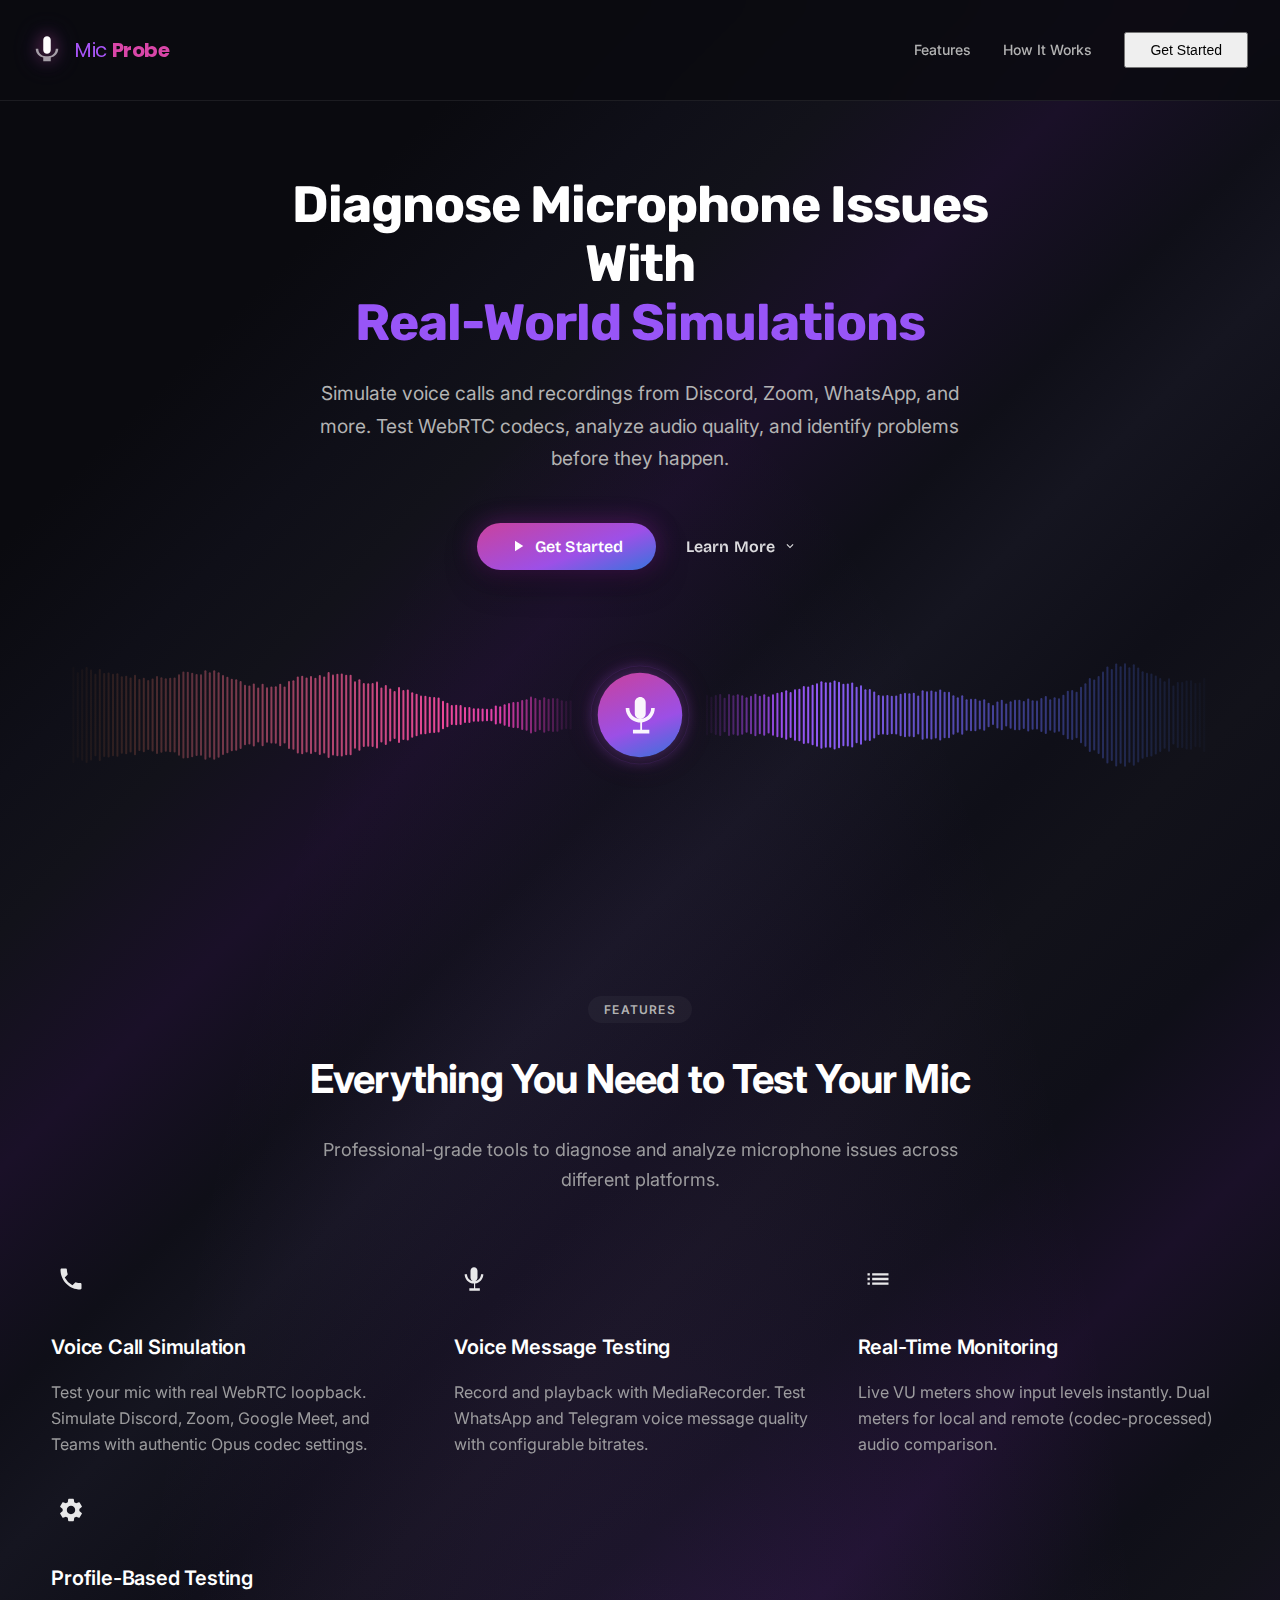
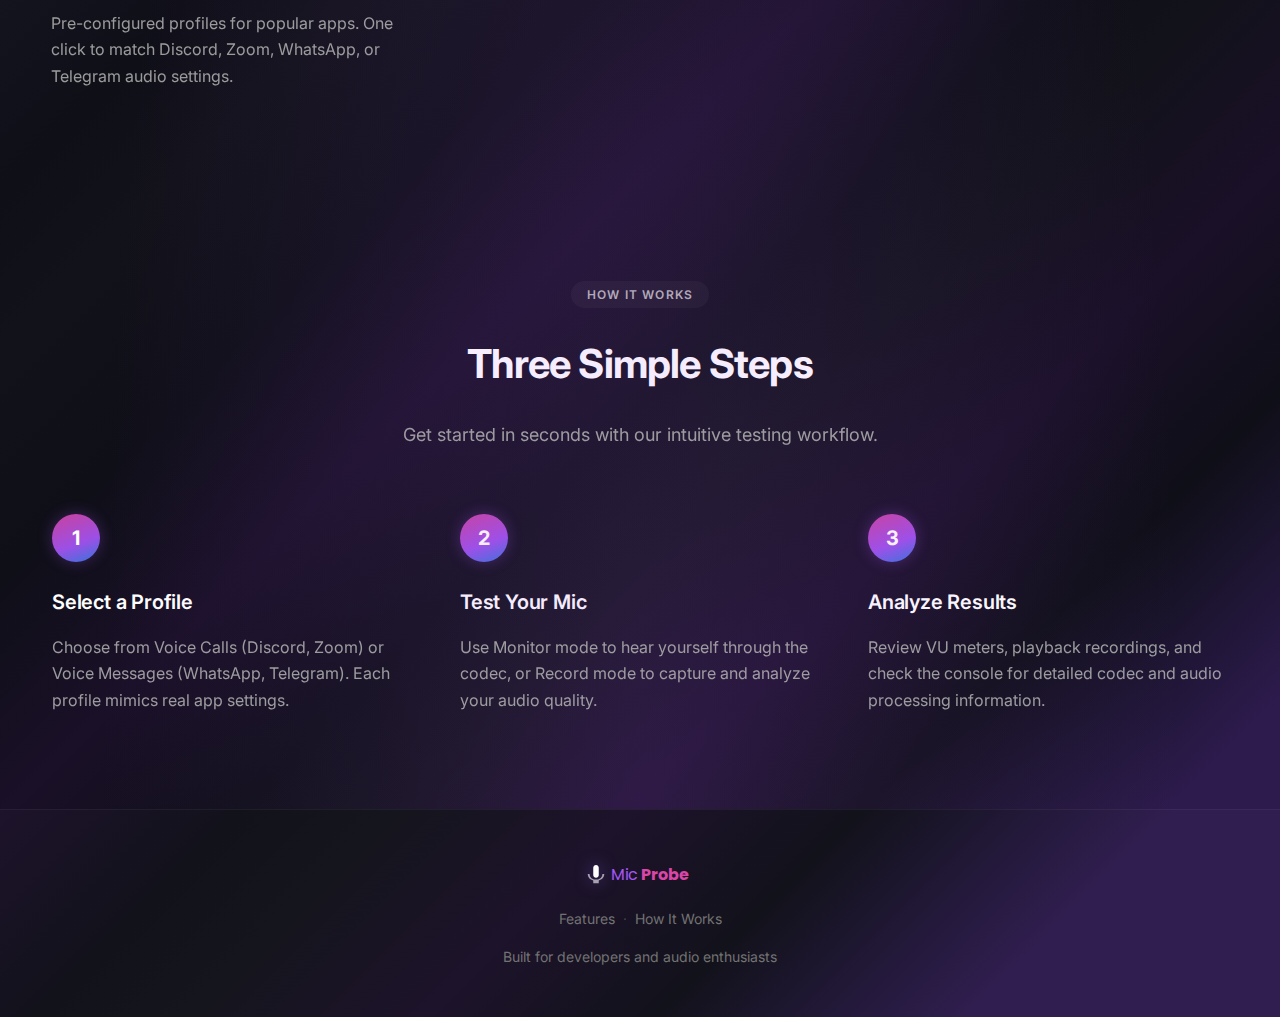
<file: index.html>
<!DOCTYPE html>
<html lang="en">
<head>
  <meta charset="UTF-8">
  <meta name="viewport" content="width=device-width, initial-scale=1.0">
  <title>Mic Probe - Diagnose Microphone Issues</title>
  <meta name="description" content="Test your microphone with real-world simulations. WebRTC, codec testing, and voice app profiles for Discord, Zoom, WhatsApp, and more.">
  <link rel="icon" href="data:image/svg+xml,<svg xmlns='http://www.w3.org/2000/svg' viewBox='0 0 100 100'><text y='.9em' font-size='90'>🎤</text></svg>">
  <!-- Google Fonts: Bricolage Grotesque (landing display) + Rubik (app display) + Inter (UI) + JetBrains Mono (monospace) -->
  <link rel="preconnect" href="https://fonts.googleapis.com">
  <link rel="preconnect" href="https://fonts.gstatic.com" crossorigin>
  <link href="https://fonts.googleapis.com/css2?family=Poppins:wght@400;700&family=Bricolage+Grotesque:wght@400;500;600;700&family=Rubik:wght@500;600;700;800&family=Inter:wght@400;500;600;700;800&family=JetBrains+Mono:wght@400;500;600;700&display=swap" rel="stylesheet">
  <!-- CSS -->
  <link rel="stylesheet" href="css/variables.css">
  <link rel="stylesheet" href="css/landing.css">
  <link rel="stylesheet" href="css/style.css">

  <!-- Early Error Capture - LogManager yüklenmeden önce hataları yakala -->
  <script>
    window.__earlyErrors = [];
    window.addEventListener('error', function(e) {
      window.__earlyErrors.push({
        type: 'error',
        message: e.message,
        filename: e.filename,
        lineno: e.lineno,
        colno: e.colno,
        stack: e.error?.stack,
        timestamp: Date.now()
      });
      // Console'a da yaz (debug için)
      console.error('[Early Error]', e.message, e.filename + ':' + e.lineno);
    });
    window.addEventListener('unhandledrejection', function(e) {
      window.__earlyErrors.push({
        type: 'unhandledrejection',
        reason: e.reason?.message || String(e.reason),
        stack: e.reason?.stack,
        timestamp: Date.now()
      });
      console.error('[Early Rejection]', e.reason?.message || e.reason);
    });
  </script>
</head>
<body>
  <!-- SVG Gradient Definition (ayri, gorunur olmayan) -->
  <svg xmlns="http://www.w3.org/2000/svg" width="0" height="0" style="position:absolute">
    <defs>
      <!-- Brand icon gradient - cool neon (purple -> blue) -->
      <linearGradient id="brand-gradient" x1="0%" y1="0%" x2="100%" y2="100%">
        <stop offset="0%" stop-color="#8b5cf6"/>
        <stop offset="100%" stop-color="#3b82f6"/>
      </linearGradient>
      <!-- Navbar brand gradient - neon pink to blue -->
      <linearGradient id="navbar-brand-gradient" x1="0%" y1="0%" x2="100%" y2="100%">
        <stop offset="0%" stop-color="#ec4899"/>
        <stop offset="25%" stop-color="#c026d3"/>
        <stop offset="50%" stop-color="#8b5cf6"/>
        <stop offset="75%" stop-color="#6366f1"/>
        <stop offset="100%" stop-color="#3b82f6"/>
      </linearGradient>
    </defs>
  </svg>

  <!-- SVG Sprite (loaded from external file) -->
  <div id="svg-sprite-container"></div>
  <script>
    fetch('icons.svg')
      .then(r => r.text())
      .then(svg => document.getElementById('svg-sprite-container').innerHTML = svg);
  </script>

  <!-- ==================== LANDING VIEW ==================== -->
  <div id="landing-view">
    <!-- Navbar -->
    <nav class="navbar header-base" id="navbar">
      <a href="#" class="navbar-brand">
        <svg class="navbar-logo" viewBox="0 0 24 24" fill="currentColor"><use href="#icon-mic-brand"/></svg>
        <span class="navbar-title brand-wordmark"><span class="brand-word brand-word--mic">Mic</span><span class="brand-word brand-word--probe">Probe</span></span>
      </a>
      <div class="navbar-nav">
        <a href="#features" class="navbar-link">Features</a>
        <a href="#how-it-works" class="navbar-link">How It Works</a>
        <button class="navbar-cta" onclick="showAppView()">Get Started</button>
      </div>
      <button class="navbar-menu-btn" id="mobileMenuBtn" aria-label="Menu">
        <svg width="24" height="24" viewBox="0 0 24 24" fill="currentColor">
          <path d="M3 18h18v-2H3v2zm0-5h18v-2H3v2zm0-7v2h18V6H3z"/>
        </svg>
      </button>
    </nav>

    <!-- Hero Section -->
    <section class="hero">
      <div class="hero-content">
        <h1 class="hero-title">
          <span class="hero-title-line">Diagnose Microphone Issues</span>
          <span class="hero-title-line">With</span>
          <span class="hero-title-line gradient-text">Real-World Simulations</span>
        </h1>

        <p class="hero-subtitle">
          Simulate voice calls and recordings from Discord, Zoom, WhatsApp, and more.
          Test WebRTC codecs, analyze audio quality, and identify problems before they happen.
        </p>

        <div class="hero-buttons">
          <button class="btn btn--primary" onclick="showAppView()">
            <svg width="20" height="20" viewBox="0 0 24 24" fill="currentColor">
              <path d="M8 5v14l11-7z"/>
            </svg>
            Get Started
          </button>
          <a href="#features" class="btn btn--secondary">
            Learn More
            <svg width="16" height="16" viewBox="0 0 24 24" fill="currentColor">
              <path d="M16.59 8.59L12 13.17 7.41 8.59 6 10l6 6 6-6z"/>
            </svg>
          </a>
        </div>
      </div>

      <!-- Animated Microphone Visual -->
      <div class="hero-visual">
        <!-- Sound Wave Bars SVG - Statik dikey cubuklar (JS-driven) -->
        <svg class="hero-soundwave" viewBox="0 0 1600 260" preserveAspectRatio="xMidYMid meet" aria-hidden="true">
          <defs>
            <!-- Bar gradient - yatay rainbow -->
            <linearGradient id="hero-bar-gradient" gradientUnits="userSpaceOnUse" x1="0" x2="1600">
              <stop offset="0%" stop-color="#f59e0b"/>
              <stop offset="15%" stop-color="#fb7185"/>
              <stop offset="35%" stop-color="#ec4899"/>
              <stop offset="50%" stop-color="#c026d3"/>
              <stop offset="65%" stop-color="#8b5cf6"/>
              <stop offset="80%" stop-color="#6366f1"/>
              <stop offset="100%" stop-color="#3b82f6"/>
            </linearGradient>
          </defs>
          <!-- Bars will be added by WaveAnimator.js -->
        </svg>
        <!-- Circular Ripples -->
        <div class="hero-waves">
          <div class="hero-wave"></div>
          <div class="hero-wave"></div>
          <div class="hero-wave"></div>
        </div>
        <div class="hero-mic-icon" onclick="showAppView()" title="Get Started"
             onmouseenter="document.querySelector('.hero-buttons .btn--primary').classList.add('mic-hover-active')"
             onmouseleave="document.querySelector('.hero-buttons .btn--primary').classList.remove('mic-hover-active')">
          <div class="hero-mic-circle">
            <svg viewBox="0 0 24 24" fill="currentColor"><use href="#icon-mic"/></svg>
          </div>
        </div>
      </div>
    </section>

    <!-- Features Section -->
    <section class="features" id="features">
      <div class="section-header">
        <span class="section-badge">Features</span>
        <h2 class="section-title">Everything You Need to Test Your Mic</h2>
        <p class="section-subtitle">Professional-grade tools to diagnose and analyze microphone issues across different platforms.</p>
      </div>

      <div class="features-grid">
        <!-- Feature 1: Voice Call Simulation -->
        <div class="feature-card">
          <div class="feature-icon">
            <svg viewBox="0 0 24 24" fill="currentColor">
              <path d="M20 15.5c-1.25 0-2.45-.2-3.57-.57a1.02 1.02 0 00-1.02.24l-2.2 2.2a15.074 15.074 0 01-6.59-6.58l2.2-2.21c.28-.27.36-.66.25-1.01A11.36 11.36 0 018.5 4c0-.55-.45-1-1-1H4c-.55 0-1 .45-1 1 0 9.39 7.61 17 17 17 .55 0 1-.45 1-1v-3.5c0-.55-.45-1-1-1z"/>
            </svg>
          </div>
          <h3 class="feature-title">Voice Call Simulation</h3>
          <p class="feature-description">
            Test your mic with real WebRTC loopback. Simulate Discord, Zoom, Google Meet, and Teams with authentic Opus codec settings.
          </p>
        </div>

        <!-- Feature 2: Voice Message Testing -->
        <div class="feature-card">
          <div class="feature-icon">
            <svg viewBox="0 0 24 24" fill="currentColor">
              <path d="M12 14c1.66 0 3-1.34 3-3V5c0-1.66-1.34-3-3-3S9 3.34 9 5v6c0 1.66 1.34 3 3 3zm-1 1.93c-3.94-.49-7-3.85-7-7.93h2c0 3.31 2.69 6 6 6s6-2.69 6-6h2c0 4.08-3.06 7.44-7 7.93V20h4v2H8v-2h4v-4.07z"/>
            </svg>
          </div>
          <h3 class="feature-title">Voice Message Testing</h3>
          <p class="feature-description">
            Record and playback with MediaRecorder. Test WhatsApp and Telegram voice message quality with configurable bitrates.
          </p>
        </div>

        <!-- Feature 3: Real-Time Monitoring -->
        <div class="feature-card">
          <div class="feature-icon">
            <svg viewBox="0 0 24 24" fill="currentColor">
              <path d="M3 13h2v-2H3v2zm0 4h2v-2H3v2zm0-8h2V7H3v2zm4 4h14v-2H7v2zm0 4h14v-2H7v2zM7 7v2h14V7H7z"/>
            </svg>
          </div>
          <h3 class="feature-title">Real-Time Monitoring</h3>
          <p class="feature-description">
            Live VU meters show input levels instantly. Dual meters for local and remote (codec-processed) audio comparison.
          </p>
        </div>

        <!-- Feature 4: Profile-Based Testing -->
        <div class="feature-card">
          <div class="feature-icon">
            <svg viewBox="0 0 24 24" fill="currentColor">
              <path d="M19.14 12.94c.04-.31.06-.63.06-.94 0-.31-.02-.63-.06-.94l2.03-1.58a.49.49 0 00.12-.61l-1.92-3.32a.488.488 0 00-.59-.22l-2.39.96c-.5-.38-1.03-.7-1.62-.94l-.36-2.54a.484.484 0 00-.48-.41h-3.84c-.24 0-.43.17-.47.41l-.36 2.54c-.59.24-1.13.57-1.62.94l-2.39-.96c-.22-.08-.47 0-.59.22L2.74 8.87c-.12.21-.08.47.12.61l2.03 1.58c-.04.31-.06.63-.06.94s.02.63.06.94l-2.03 1.58a.49.49 0 00-.12.61l1.92 3.32c.12.22.37.29.59.22l2.39-.96c.5.38 1.03.7 1.62.94l.36 2.54c.05.24.24.41.48.41h3.84c.24 0 .44-.17.47-.41l.36-2.54c.59-.24 1.13-.56 1.62-.94l2.39.96c.22.08.47 0 .59-.22l1.92-3.32c.12-.22.07-.47-.12-.61l-2.01-1.58zM12 15.6c-1.98 0-3.6-1.62-3.6-3.6s1.62-3.6 3.6-3.6 3.6 1.62 3.6 3.6-1.62 3.6-3.6 3.6z"/>
            </svg>
          </div>
          <h3 class="feature-title">Profile-Based Testing</h3>
          <p class="feature-description">
            Pre-configured profiles for popular apps. One click to match Discord, Zoom, WhatsApp, or Telegram audio settings.
          </p>
        </div>
      </div>
    </section>

    <!-- How It Works Section -->
    <section class="how-it-works" id="how-it-works">
      <div class="section-header">
        <span class="section-badge">How It Works</span>
        <h2 class="section-title">Three Simple Steps</h2>
        <p class="section-subtitle">Get started in seconds with our intuitive testing workflow.</p>
      </div>

      <div class="steps-container">
        <div class="step-card">
          <div class="step-number">1</div>
          <h3 class="step-title">Select a Profile</h3>
          <p class="step-description">
            Choose from Voice Calls (Discord, Zoom) or Voice Messages (WhatsApp, Telegram). Each profile mimics real app settings.
          </p>
        </div>

        <div class="step-card">
          <div class="step-number">2</div>
          <h3 class="step-title">Test Your Mic</h3>
          <p class="step-description">
            Use Monitor mode to hear yourself through the codec, or Record mode to capture and analyze your audio quality.
          </p>
        </div>

        <div class="step-card">
          <div class="step-number">3</div>
          <h3 class="step-title">Analyze Results</h3>
          <p class="step-description">
            Review VU meters, playback recordings, and check the console for detailed codec and audio processing information.
          </p>
        </div>
      </div>
    </section>

  </div>

  <!-- ==================== APP VIEW ==================== -->
  <div id="app-view" class="hidden">
    <div class="app-shell">
      <header class="app-header header-base">
        <div class="app-header-content">
          <a href="#" class="brand-mark" onclick="showLandingView(); return false;" title="Back to Home">
            <svg class="brand-logo" viewBox="0 0 24 24" fill="currentColor"><use href="#icon-mic-brand"/></svg>
            <span class="brand-title brand-wordmark"><span class="brand-word brand-word--mic">Mic</span><span class="brand-word brand-word--probe">Probe</span></span>
          </a>
        </div>
      </header>

      <div class="app-layout">
      <!-- Sidebar -->
      <aside class="sidebar">
        <nav class="sidebar-nav">
          <!-- Voice Calls Category -->
          <div class="nav-section">
            <span class="nav-section-title">Voice Calls</span>
            <button class="nav-item nav-item-sub active" data-profile="discord">
              <svg><use href="#icon-discord"/></svg>
              <span>Discord</span>
            </button>
            <button class="nav-item nav-item-sub" data-profile="zoom">
              <svg><use href="#icon-zoom"/></svg>
              <span>Zoom / Meet / Teams</span>
            </button>
            <button class="nav-item nav-item-sub" data-profile="whatsapp-call">
              <svg><use href="#icon-whatsapp"/></svg>
              <span>WhatsApp Call</span>
            </button>
            <button class="nav-item nav-item-sub" data-profile="telegram-call">
              <svg><use href="#icon-telegram"/></svg>
              <span>Telegram Call</span>
            </button>
          </div>

          <!-- Voice Messages Category -->
          <div class="nav-section">
            <span class="nav-section-title">Voice Messages</span>
            <button class="nav-item nav-item-sub" data-profile="whatsapp-voice">
              <svg><use href="#icon-whatsapp"/></svg>
              <span>WhatsApp Voice</span>
            </button>
            <button class="nav-item nav-item-sub" data-profile="telegram-voice">
              <svg><use href="#icon-telegram"/></svg>
              <span>Telegram Voice</span>
            </button>
            <button class="nav-item nav-item-sub" data-profile="legacy">
              <svg><use href="#icon-legacy"/></svg>
              <span>Legacy Web</span>
            </button>
            <button class="nav-item nav-item-sub" data-profile="raw">
              <svg><use href="#icon-mic"/></svg>
              <span>Raw Recording</span>
            </button>
          </div>
        </nav>

      </aside>

      <!-- Main Content -->
      <main class="main-content">
        <div class="content-container">
          <!-- Header -->
          <header class="page-header">
            <div class="header-left">
              <div class="header-title-row">
                <svg id="pageTitleIcon" class="page-title-icon" viewBox="0 0 24 24" fill="currentColor" aria-hidden="true">
                  <use href="#icon-discord"/>
                </svg>
                <h1 id="pageTitle">Discord Voice Test</h1>
                <span id="statusBadge" class="status status-idle"><span class="status-dot"></span>Ready</span>
              </div>
              <p id="pageSubtitle">WebRTC Loopback + Opus 64kbps</p>
            </div>
          </header>

          <!-- Two Column Layout: Main + Info Sidebar -->
          <!-- Single Unified Panel -->
          <div class="panel panel-unified">
            <div class="panel-body unified-body">
              <!-- Row 1: Controls + Tips + Audio Status -->
              <div class="unified-row unified-row-main">
                <!-- Controls Section -->
                <div class="unified-section unified-controls">
                  <div class="mic-selector-row">
                    <select id="micSelector" class="mic-dropdown">
                      <option value="">Default microphone</option>
                    </select>
                    <button id="refreshMics" class="btn-icon" title="Refresh microphone list">
                      <svg viewBox="0 0 24 24" fill="currentColor"><path d="M17.65 6.35A7.958 7.958 0 0012 4c-4.42 0-7.99 3.58-7.99 8s3.57 8 7.99 8c3.73 0 6.84-2.55 7.73-6h-2.08A5.99 5.99 0 0112 18c-3.31 0-6-2.69-6-6s2.69-6 6-6c1.66 0 3.14.69 4.22 1.78L13 11h7V4l-2.35 2.35z"/></svg>
                    </button>
                  </div>

                  <div class="button-row">
                    <button id="recordToggle" class="btn btn-action btn-record always-active">
                      <svg class="icon-circle" width="16" height="16" viewBox="0 0 24 24" fill="currentColor"><circle cx="12" cy="12" r="8"/></svg>
                      <svg class="icon-square" width="16" height="16" viewBox="0 0 24 24" fill="currentColor"><rect x="6" y="6" width="12" height="12" rx="2"/></svg>
                      <span class="btn-text">Record</span>
                    </button>
                    <button id="monitorToggle" class="btn btn-action btn-monitor always-active">
                      <svg class="icon-play" width="16" height="16" viewBox="0 0 24 24" fill="currentColor"><path d="M3 9v6h4l5 5V4L7 9H3zm13.5 3c0-1.77-1.02-3.29-2.5-4.03v8.05c1.48-.73 2.5-2.25 2.5-4.02z"/></svg>
                      <svg class="icon-stop" width="16" height="16" viewBox="0 0 24 24" fill="currentColor"><rect x="6" y="6" width="12" height="12" rx="2"/></svg>
                      <span class="btn-text">Monitor</span>
                    </button>
                  </div>

                  <div id="recordingTimer" class="recording-timer">0:00</div>
                </div>

                <!-- Tips (inline text, no boxes) -->
                <div class="unified-tips">
                  <span class="utip"><em>1</em><span class="utip-text">Click <strong>Monitor</strong> to hear yourself</span></span>
                  <span class="utip"><em>2</em><span class="utip-text">Watch the VU meters for levels</span></span>
                  <span class="utip"><em>3</em><span class="utip-text">Use <strong>Record</strong> to capture</span></span>
                </div>

                <!-- Audio Status -->
                <div id="deviceInfoPanel" class="unified-status">
                  <div class="stat"><span class="stat-l">Mic</span><span id="infoMicName" class="stat-v">--</span></div>
                  <div class="stat"><span class="stat-l">Ch</span><span id="infoChannels" class="stat-v">--</span></div>
                  <div class="stat"><span class="stat-l">Target</span><span id="infoTargetBitrate" class="stat-v">--</span></div>
                  <div class="stat"><span class="stat-l">Actual</span><span id="infoActualBitrate" class="stat-v">--</span></div>
                </div>
              </div>

              <!-- Row 2: VU Meters -->
              <div class="unified-row unified-row-vu">
                <div class="vu-section">
                  <div class="vu-label">
                    <span id="signalDot" class="signal-dot"></span>
                    <span>Local (Microphone)</span>
                  </div>
                  <div class="vu-meter">
                    <div id="vuMeterBar" class="vu-meter-bar"></div>
                    <div id="vuMeterPeak" class="vu-meter-peak"></div>
                  </div>
                </div>
                <div id="remoteVuContainer" class="vu-section">
                  <div class="vu-label">
                    <span class="signal-dot remote-dot"></span>
                    <span>Remote (After Codec)</span>
                  </div>
                  <div class="vu-meter">
                    <div id="remoteVuBar" class="vu-meter-bar remote-bar"></div>
                    <div id="remoteVuPeak" class="vu-meter-peak"></div>
                  </div>
                </div>
              </div>

              <!-- Row 3: Player -->
              <div class="unified-row unified-row-player">
                <div id="recordingPlayer" class="recording-player">
                  <div class="player-controls">
                    <button id="playBtn" class="btn-play">
                      <svg viewBox="0 0 24 24" fill="currentColor"><path d="M8 5v14l11-7z"/></svg>
                    </button>
                    <div class="player-info">
                      <div id="playerFilename" class="player-filename">No recording</div>
                      <div id="playerMeta" class="player-meta">-</div>
                    </div>
                  </div>
                  <div class="player-progress-row">
                    <div class="progress-bar" id="progressBar">
                      <div id="progressFill" class="progress-fill"></div>
                    </div>
                    <div id="playerTime" class="player-time">0:00 / 0:00</div>
                  </div>
                  <div class="player-actions">
                    <a id="downloadBtn" class="btn-download" href="#" download>
                      <svg width="14" height="14" viewBox="0 0 24 24" fill="currentColor"><path d="M19 9h-4V3H9v6H5l7 7 7-7zM5 18v2h14v-2H5z"/></svg>
                      Download
                    </a>
                  </div>
                </div>
                <p id="noRecording" class="empty-state" style="display: none;">No recording yet</p>
              </div>

              <!-- Row 4: Custom Settings (Collapsible) -->
              <div class="unified-row unified-row-settings" id="customSettingsPanel">
                <div class="custom-settings-toggle" id="customSettingsToggle">
                  <svg viewBox="0 0 24 24" fill="currentColor" width="16" height="16"><path d="M19.14 12.94c.04-.31.06-.63.06-.94 0-.31-.02-.63-.06-.94l2.03-1.58c.18-.14.23-.41.12-.61l-1.92-3.32c-.12-.22-.37-.29-.59-.22l-2.39.96c-.5-.38-1.03-.7-1.62-.94l-.36-2.54c-.04-.24-.24-.41-.48-.41h-3.84c-.24 0-.43.17-.47.41l-.36 2.54c-.59.24-1.13.57-1.62.94l-2.39-.96c-.22-.08-.47 0-.59.22L2.74 8.87c-.12.21-.08.47.12.61l2.03 1.58c-.04.31-.06.63-.06.94s.02.63.06.94l-2.03 1.58c-.18.14-.23.41-.12.61l1.92 3.32c.12.22.37.29.59.22l2.39-.96c.5.38 1.03.7 1.62.94l.36 2.54c.05.24.24.41.48.41h3.84c.24 0 .44-.17.47-.41l.36-2.54c.59-.24 1.13-.56 1.62-.94l2.39.96c.22.08.47 0 .59-.22l1.92-3.32c.12-.22.07-.47-.12-.61l-2.01-1.58zM12 15.6c-1.98 0-3.6-1.62-3.6-3.6s1.62-3.6 3.6-3.6 3.6 1.62 3.6 3.6-1.62 3.6-3.6 3.6z"/></svg>
                  <span>Custom Settings</span>
                  <svg class="toggle-chevron" viewBox="0 0 24 24" fill="currentColor" width="16" height="16"><path d="M7 10l5 5 5-5z"/></svg>
                </div>
                <div class="custom-settings-content collapsed" id="customSettingsContent">
                  <div class="custom-settings-grid" id="customSettingsGrid">
                    <!-- Dynamic content via JS -->
                  </div>
                </div>
              </div>
            </div>
          </div>

        </div>

      </main>
    </div>


      <!-- Dev Console Slide Panel (from right) -->
      <div class="dev-console-drawer" id="devConsole">
        <div class="dev-console-drawer-header">
          <div class="drawer-title">
            <svg class="toggle-icon" viewBox="0 0 24 24" fill="currentColor"><path d="M20 4H4c-1.1 0-1.99.9-1.99 2L2 18c0 1.1.9 2 2 2h16c1.1 0 2-.9 2-2V6c0-1.1-.9-2-2-2zm-5 14H4v-4h11v4zm0-5H4V9h11v4zm5 5h-4V9h4v9z"/></svg>
            <span>Console</span>
            <span class="log-count" id="logCount">0</span>
          </div>
          <div class="header-actions">
            <button class="btn-copy" id="copyLogsBtn" onclick="copyAllLogs()" title="Copy all logs">
              <svg class="icon-copy" width="14" height="14" viewBox="0 0 24 24" fill="none" stroke="currentColor" stroke-width="2" stroke-linecap="round" stroke-linejoin="round">
                <rect x="9" y="9" width="13" height="13" rx="2" ry="2"></rect>
                <path d="M5 15H4a2 2 0 0 1-2-2V4a2 2 0 0 1 2-2h9a2 2 0 0 1 2 2v1"></path>
              </svg>
              <svg class="icon-check" width="14" height="14" viewBox="0 0 24 24" fill="none" stroke="currentColor" stroke-width="2" stroke-linecap="round" stroke-linejoin="round">
                <polyline points="20 6 9 17 4 12"></polyline>
              </svg>
            </button>
            <button class="btn-clear" onclick="clearLog()">Clear</button>
            <button class="btn-close-console" onclick="toggleDevConsole()" title="Close Console">
              <svg viewBox="0 0 24 24" fill="currentColor"><path d="M19 6.41L17.59 5 12 10.59 6.41 5 5 6.41 10.59 12 5 17.59 6.41 19 12 13.41 17.59 19 19 17.59 13.41 12z"/></svg>
            </button>
          </div>
        </div>
        <div class="dev-console-drawer-body">
          <pre id="log"></pre>
        </div>
        <div class="dev-console-drawer-footer">
          <div class="filter-buttons">
            <button class="btn-filter active" data-category="all" onclick="filterLogs('all')">All</button>
            <button class="btn-filter btn-filter-error" data-category="error" onclick="filterLogs('error')">Errors</button>
            <button class="btn-filter" data-category="webaudio" onclick="filterLogs('webaudio')">WebAudio</button>
            <button class="btn-filter" data-category="stream" onclick="filterLogs('stream')">Stream</button>
            <button class="btn-filter" data-category="recorder" onclick="filterLogs('recorder')">Recorder</button>
          </div>
          <div class="export-buttons">
            <button class="btn-export-small" onclick="exportLogs()" title="Export logs as JSON">Export</button>
            <button class="btn-export-small" onclick="getLogStats()" title="Log statistics">Stats</button>
            <button class="btn-export-small" onclick="runSanityChecks()" title="Log sanity check">Sanity</button>
          </div>
        </div>
      </div>

      <!-- Console Toggle Button (Fixed at right edge) -->
      <button class="dev-console-toggle-btn" id="devConsoleToggle" onclick="toggleDevConsole()" title="Toggle Developer Console">
        <svg viewBox="0 0 24 24" fill="currentColor"><path d="M20 4H4c-1.1 0-1.99.9-1.99 2L2 18c0 1.1.9 2 2 2h16c1.1 0 2-.9 2-2V6c0-1.1-.9-2-2-2zm-5 14H4v-4h11v4zm0-5H4V9h11v4zm5 5h-4V9h4v9z"/></svg>
      </button>

      <!-- Settings Drawer -->
      <div id="settingsDrawer" class="settings-drawer">
        <div class="drawer-header">
          <h3>Advanced Settings</h3>
          <button class="btn-close-drawer" id="closeDrawer">
            <svg viewBox="0 0 24 24" fill="currentColor"><path d="M19 6.41L17.59 5 12 10.59 6.41 5 5 6.41 10.59 12 5 17.59 6.41 19 12 13.41 17.59 19 19 17.59 13.41 12z"/></svg>
          </button>
        </div>
        <div class="drawer-body">
          <!-- Audio Processing -->
          <div class="settings-section">
            <div class="settings-section-title">Audio Processing</div>
            <div class="settings-grid">
              <label class="setting-item">
                <input id="ec" type="checkbox" checked>
                <span class="setting-label">Echo Cancellation</span>
              </label>
              <label class="setting-item">
                <input id="ns" type="checkbox" checked>
                <span class="setting-label">Noise Suppression</span>
              </label>
              <label class="setting-item">
                <input id="agc" type="checkbox" checked>
                <span class="setting-label">Auto Gain Control</span>
              </label>
            </div>

            <!-- Sample Rate -->
            <div id="sampleRateContainer" class="mode-container" data-setting="sampleRate">
              <div class="mode-label">
                <svg viewBox="0 0 24 24" fill="currentColor" width="16" height="16"><path d="M3 9v6h4l5 5V4L7 9H3zm13.5 3c0-1.77-1.02-3.29-2.5-4.03v8.05c1.48-.73 2.5-2.25 2.5-4.02zM14 3.23v2.06c2.89.86 5 3.54 5 6.71s-2.11 5.85-5 6.71v2.06c4.01-.91 7-4.49 7-8.77s-2.99-7.86-7-8.77z"/></svg>
                <span>Sample Rate</span>
              </div>
              <div class="segment-control" id="sampleRateSelector">
                <input type="radio" name="sampleRate" id="sr16" value="16000">
                <label for="sr16" class="segment-btn">16 kHz</label>
                <input type="radio" name="sampleRate" id="sr22" value="22050">
                <label for="sr22" class="segment-btn">22 kHz</label>
                <input type="radio" name="sampleRate" id="sr44" value="44100">
                <label for="sr44" class="segment-btn">44.1 kHz</label>
                <input type="radio" name="sampleRate" id="sr48" value="48000" checked>
                <label for="sr48" class="segment-btn">48 kHz</label>
              </div>
            </div>

            <!-- Channel Count -->
            <div id="channelCountContainer" class="mode-container" data-setting="channelCount">
              <div class="mode-label">
                <svg viewBox="0 0 24 24" fill="currentColor" width="16" height="16"><path d="M20 4H4c-1.1 0-2 .9-2 2v12c0 1.1.9 2 2 2h16c1.1 0 2-.9 2-2V6c0-1.1-.9-2-2-2zM7.76 16.24l-1.41 1.41C4.78 16.1 4 14.05 4 12c0-2.05.78-4.1 2.34-5.66l1.41 1.41C6.59 8.93 6 10.46 6 12s.59 3.07 1.76 4.24zM12 16c-2.21 0-4-1.79-4-4s1.79-4 4-4 4 1.79 4 4-1.79 4-4 4zm5.66 1.66l-1.41-1.41C17.41 15.07 18 13.54 18 12s-.59-3.07-1.76-4.24l1.41-1.41C19.22 7.9 20 9.95 20 12c0 2.05-.78 4.1-2.34 5.66z"/></svg>
                <span>Channel Count</span>
              </div>
              <div class="segment-control" id="channelCountSelector">
                <input type="radio" name="channelCount" id="ch1" value="1" checked>
                <label for="ch1" class="segment-btn">Mono</label>
                <input type="radio" name="channelCount" id="ch2" value="2">
                <label for="ch2" class="segment-btn">Stereo</label>
              </div>
            </div>
          </div>

          <!-- Pipeline Settings -->
          <div class="settings-section" id="pipelineSection">
            <div class="settings-section-title">Pipeline</div>

            <!-- Pipeline Selector -->
            <div id="pipelineContainer" class="mode-container" data-setting="pipeline">
              <div class="mode-label">
                <svg viewBox="0 0 24 24" fill="currentColor" width="16" height="16"><path d="M12 3v10.55c-.59-.34-1.27-.55-2-.55-2.21 0-4 1.79-4 4s1.79 4 4 4 4-1.79 4-4V7h4V3h-6z"/></svg>
                <span>Pipeline</span>
              </div>
              <div class="segment-control" id="pipelineSelector">
                <input type="radio" name="pipeline" id="pipelineDirect" value="direct">
                <label for="pipelineDirect" class="segment-btn">Direct</label>
                <input type="radio" name="pipeline" id="pipelineStandard" value="standard" checked>
                <label for="pipelineStandard" class="segment-btn">Standard</label>
                <input type="radio" name="pipeline" id="pipelineScript" value="scriptprocessor">
                <label for="pipelineScript" class="segment-btn">ScriptProcessor</label>
                <input type="radio" name="pipeline" id="pipelineWorklet" value="worklet">
                <label for="pipelineWorklet" class="segment-btn">Worklet</label>
              </div>
            </div>

            <!-- Encoder Selector -->
            <div id="encoderContainer" class="mode-container" data-setting="encoder">
              <div class="mode-label">
                <svg viewBox="0 0 24 24" fill="currentColor" width="16" height="16"><path d="M20 2H4c-1.1 0-1.99.9-1.99 2L2 22l4-4h14c1.1 0 2-.9 2-2V4c0-1.1-.9-2-2-2zm-2 12H6v-2h12v2zm0-3H6V9h12v2zm0-3H6V6h12v2z"/></svg>
                <span>Encoder</span>
              </div>
              <div class="segment-control" id="encoderSelector">
                <input type="radio" name="encoder" id="encoderMediaRecorder" value="mediarecorder" checked>
                <label for="encoderMediaRecorder" class="segment-btn">MediaRecorder</label>
                <input type="radio" name="encoder" id="encoderWasmOpus" value="wasm-opus" data-requires-wasm="true">
                <label for="encoderWasmOpus" class="segment-btn">WASM Opus</label>
              </div>
            </div>

            <!-- Buffer Size -->
            <div id="bufferSizeContainer" class="mode-container" data-setting="buffer">
              <div class="mode-label">
                <svg viewBox="0 0 24 24" fill="currentColor" width="16" height="16"><path d="M4 6h18V4H4c-1.1 0-2 .9-2 2v11H0v3h14v-3H4V6zm19 2h-6c-.55 0-1 .45-1 1v10c0 .55.45 1 1 1h6c.55 0 1-.45 1-1V9c0-.55-.45-1-1-1zm-1 9h-4v-7h4v7z"/></svg>
                <span>Buffer Size</span>
              </div>
              <div class="segment-control" id="bufferSizeSelector">
                <input type="radio" name="bufferSize" id="buffer1024" value="1024">
                <label for="buffer1024" class="segment-btn">1024</label>
                <input type="radio" name="bufferSize" id="buffer2048" value="2048">
                <label for="buffer2048" class="segment-btn">2048</label>
                <input type="radio" name="bufferSize" id="buffer4096" value="4096" checked>
                <label for="buffer4096" class="segment-btn">4096</label>
              </div>
              <div class="buffer-info">
                <span class="info-text" id="bufferInfoText">4096 samples @ 48kHz = ~85ms latency</span>
              </div>
            </div>
          </div>

          <!-- WebRTC Settings -->
          <div class="settings-section" id="webrtcSection">
            <div class="settings-section-title">WebRTC Simulation</div>

            <div class="loopback-toggle-container" data-setting="loopback">
              <div class="toggle-info">
                <svg viewBox="0 0 24 24" fill="currentColor" width="20" height="20"><path d="M12 2C6.48 2 2 6.48 2 12s4.48 10 10 10 10-4.48 10-10S17.52 2 12 2zm-1 17.93c-3.94-.49-7-3.85-7-7.93s3.05-7.44 7-7.93v15.86zm2-15.86c1.03.13 2 .45 2.87.93H13v-.93zM13 7h5.24c.25.31.48.65.68 1H13V7zm0 3h6.74c.08.33.15.66.19 1H13v-1zm0 9.93V19h2.87c-.87.48-1.84.8-2.87.93zM18.24 17H13v-1h5.92c-.2.35-.43.69-.68 1zm1.5-3H13v-1h6.93c-.04.34-.11.67-.19 1z"/></svg>
                <div>
                  <span class="toggle-title">WebRTC Loopback</span>
                  <span class="toggle-desc">Live call codec simulation</span>
                </div>
              </div>
              <label class="toggle-switch loopback-switch">
                <input type="checkbox" id="loopbackToggle">
                <span class="toggle-slider"></span>
              </label>
            </div>

            <div id="opusBitrateContainer" class="mode-container" data-setting="bitrate">
              <div class="mode-label">
                <svg viewBox="0 0 24 24" fill="currentColor" width="16" height="16"><path d="M12 3v10.55c-.59-.34-1.27-.55-2-.55-2.21 0-4 1.79-4 4s1.79 4 4 4 4-1.79 4-4V7h4V3h-6z"/></svg>
                <span>Opus Bitrate (WebRTC)</span>
              </div>
              <div class="segment-control" id="bitrateSelector">
                <input type="radio" name="bitrate" id="bitrate32" value="32000">
                <label for="bitrate32" class="segment-btn">32 kbps</label>
                <input type="radio" name="bitrate" id="bitrate48" value="48000">
                <label for="bitrate48" class="segment-btn">48 kbps</label>
                <input type="radio" name="bitrate" id="bitrate64" value="64000" checked>
                <label for="bitrate64" class="segment-btn">64 kbps</label>
                <input type="radio" name="bitrate" id="bitrate96" value="96000">
                <label for="bitrate96" class="segment-btn">96 kbps</label>
                <input type="radio" name="bitrate" id="bitrate128" value="128000">
                <label for="bitrate128" class="segment-btn">128 kbps</label>
              </div>
            </div>

            <div id="mediaBitrateContainer" class="mode-container" data-setting="mediaBitrate">
              <div class="mode-label">
                <svg viewBox="0 0 24 24" fill="currentColor" width="16" height="16"><path d="M20 2H4c-1.1 0-1.99.9-1.99 2L2 22l4-4h14c1.1 0 2-.9 2-2V4c0-1.1-.9-2-2-2zm-2 12H6v-2h12v2zm0-3H6V9h12v2zm0-3H6V6h12v2z"/></svg>
                <span>Voice Message Bitrate</span>
              </div>
              <div class="segment-control" id="mediaBitrateSelector">
                <input type="radio" name="mediaBitrate" id="mediaBitrate0" value="0" checked>
                <label for="mediaBitrate0" class="segment-btn">Auto</label>
                <input type="radio" name="mediaBitrate" id="mediaBitrate16" value="16000">
                <label for="mediaBitrate16" class="segment-btn">16 kbps</label>
                <input type="radio" name="mediaBitrate" id="mediaBitrate24" value="24000">
                <label for="mediaBitrate24" class="segment-btn">24 kbps</label>
                <input type="radio" name="mediaBitrate" id="mediaBitrate32" value="32000">
                <label for="mediaBitrate32" class="segment-btn">32 kbps</label>
              </div>
            </div>
          </div>

          <!-- Developer Settings -->
          <div class="settings-section" id="developerSection">
            <div class="settings-section-title">Developer</div>

            <div class="mode-container" data-setting="timeslice">
              <div class="mode-label">
                <svg viewBox="0 0 24 24" fill="currentColor" width="16" height="16"><path d="M19.35 10.04C18.67 6.59 15.64 4 12 4 9.11 4 6.6 5.64 5.35 8.04 2.34 8.36 0 10.91 0 14c0 3.31 2.69 6 6 6h13c2.76 0 5-2.24 5-5 0-2.64-2.05-4.78-4.65-4.96zM14 13v4h-4v-4H7l5-5 5 5h-3z"/></svg>
                <span>Timeslice Test</span>
              </div>
              <div class="segment-control timeslice-selector" id="timesliceSelector">
                <input type="radio" name="timeslice" id="tsOff" value="0" checked>
                <label for="tsOff" class="segment-btn">OFF</label>
                <input type="radio" name="timeslice" id="ts100" value="100">
                <label for="ts100" class="segment-btn">100ms</label>
                <input type="radio" name="timeslice" id="ts250" value="250">
                <label for="ts250" class="segment-btn">250ms</label>
                <input type="radio" name="timeslice" id="ts500" value="500">
                <label for="ts500" class="segment-btn">500ms</label>
                <input type="radio" name="timeslice" id="ts1000" value="1000">
                <label for="ts1000" class="segment-btn">1s</label>
              </div>
              <div class="timeslice-info" id="timesliceInfo">
                <span class="info-text">OFF: Single chunk - no timeslice</span>
              </div>
            </div>
          </div>
        </div>
      </div>
      <div id="drawerOverlay" class="drawer-overlay"></div>

      <!-- Hidden profile selector for compatibility -->
      <select id="profileSelector" class="profile-dropdown" style="display: none;">
        <option value="discord" selected>Discord Voice</option>
        <option value="zoom">Zoom / Meet</option>
        <option value="whatsapp-call">WhatsApp Call</option>
        <option value="telegram-call">Telegram Call</option>
        <option value="whatsapp-voice">WhatsApp Voice</option>
        <option value="telegram-voice">Telegram Voice</option>
        <option value="legacy">Legacy Web</option>
        <option value="raw">Raw Recording</option>
      </select>

      <div id="scenarioCards" style="display: none;"></div>
      <div id="activeScenarioInfo" style="display: none;">
        <span id="scenarioBadge">Discord Voice</span>
        <span id="scenarioTech">WebRTC Loopback + Opus 64kbps</span>
      </div>
    </div>
  </div>

  <!-- ==================== SHARED FOOTER ==================== -->
  <footer class="site-footer" id="sharedFooter">
    <div class="site-footer-content">
      <a href="#" class="site-footer-brand" onclick="showLandingView(); return false;">
        <svg viewBox="0 0 24 24" fill="currentColor"><use href="#icon-mic-brand"/></svg>
        <span class="brand-wordmark"><span class="brand-word brand-word--mic">Mic</span><span class="brand-word brand-word--probe">Probe</span></span>
      </a>
      <nav class="site-footer-links">
        <a href="#features" onclick="showLandingView();">Features</a>
        <a href="#how-it-works" onclick="showLandingView();">How It Works</a>
      </nav>
      <p class="site-footer-meta">Built for developers and audio enthusiasts</p>
    </div>
  </footer>

  <!-- View Manager Script -->
  <script>
    // View switching with hash routing
    function showAppView() {
      document.body.classList.add('app-mode');
      document.getElementById('landing-view').classList.add('hidden');
      document.getElementById('app-view').classList.remove('hidden');
      window.scrollTo(0, 0);

      // Update URL hash
      if (window.location.hash !== '#app') {
        history.pushState(null, '', '#app');
      }

      // Initialize app if not already done
      if (window.initializeApp && !window.appInitialized) {
        window.initializeApp();
        window.appInitialized = true;
      }
    }

    function showLandingView() {
      document.body.classList.remove('app-mode');
      document.getElementById('app-view').classList.add('hidden');
      document.getElementById('landing-view').classList.remove('hidden');
      window.scrollTo(0, 0);

      // Update URL hash
      if (window.location.hash !== '') {
        history.pushState(null, '', window.location.pathname);
      }
    }

    // Handle initial load and hash changes
    function handleRoute() {
      if (window.location.hash === '#app') {
        showAppView();
      } else {
        showLandingView();
      }
    }

    // Listen for hash changes (browser back/forward)
    window.addEventListener('hashchange', handleRoute);

    // Handle initial page load
    window.addEventListener('DOMContentLoaded', handleRoute);

    // Navbar scroll effect
    window.addEventListener('scroll', () => {
      const navbar = document.getElementById('navbar');
      if (navbar && window.scrollY > 50) {
        navbar.classList.add('scrolled');
      } else if (navbar) {
        navbar.classList.remove('scrolled');
      }
    });

    // Smooth scroll for anchor links (except #app and download links)
    document.querySelectorAll('a[href^="#"]:not([download])').forEach(anchor => {
      anchor.addEventListener('click', function (e) {
        const href = this.getAttribute('href');
        if (href !== '#' && href !== '#app') {
          e.preventDefault();
          const target = document.querySelector(href);
          if (target) {
            target.scrollIntoView({ behavior: 'smooth' });
          }
        }
      });
    });

    // Dev Console toggle
    function toggleDevConsole() {
      const devConsole = document.getElementById('devConsole');
      devConsole.classList.toggle('open');
    }

    // Update log count (called from Logger module)
    window.updateLogCount = function(count) {
      const countEl = document.getElementById('logCount');
      if (countEl) {
        countEl.textContent = count > 99 ? '99+' : count;
        countEl.classList.toggle('has-logs', count > 0);
      }
    };
  </script>

  <!-- Wave Animator (Landing Page) -->
  <script type="module">
    import { initWaveAnimator } from './js/modules/WaveAnimator.js';

    // Initialize wave animation on DOMContentLoaded
    document.addEventListener('DOMContentLoaded', () => {
      initWaveAnimator('.hero-soundwave', {
        // Bar sayisi - ekrani kaplamak icin
        barCount: 280,

        // ViewBox dimensions
        width: 1600,
        height: 260,

        // Cubuk boyutlari
        barWidth: 2.5,
        barGap: 3,
        minBarHeight: 6,
        maxBarHeight: 180, // %20 daha yuksek

        // Wave frekans (dogal ses sinyali icin)
        waveFrequency: 1.8,
        secondaryFrequency: 4.3,
        tertiaryFrequency: 7.1,
        quaternaryFrequency: 11.7, // 4. harmonic

        // Merkez bosluk (mikrofon ikonu)
        centerGap: 0.10,
        centerFadeZone: 0.06,

        // Kenar fade - yavas gecis
        edgeFadeStart: 0.35,
        edgeFadeEnd: 0.05,

        // Merkez dugum efekti - kenarlarda yuksek, merkeze dogru azalan
        centerHeightMin: 0.15,   // Merkezde yukseklik %15'e duser
        centerHeightEasing: 0.5
      });
    });
  </script>

  <!-- App Script -->
  <script type="module" src="js/app.js"></script>
</body>
</html>
</file>
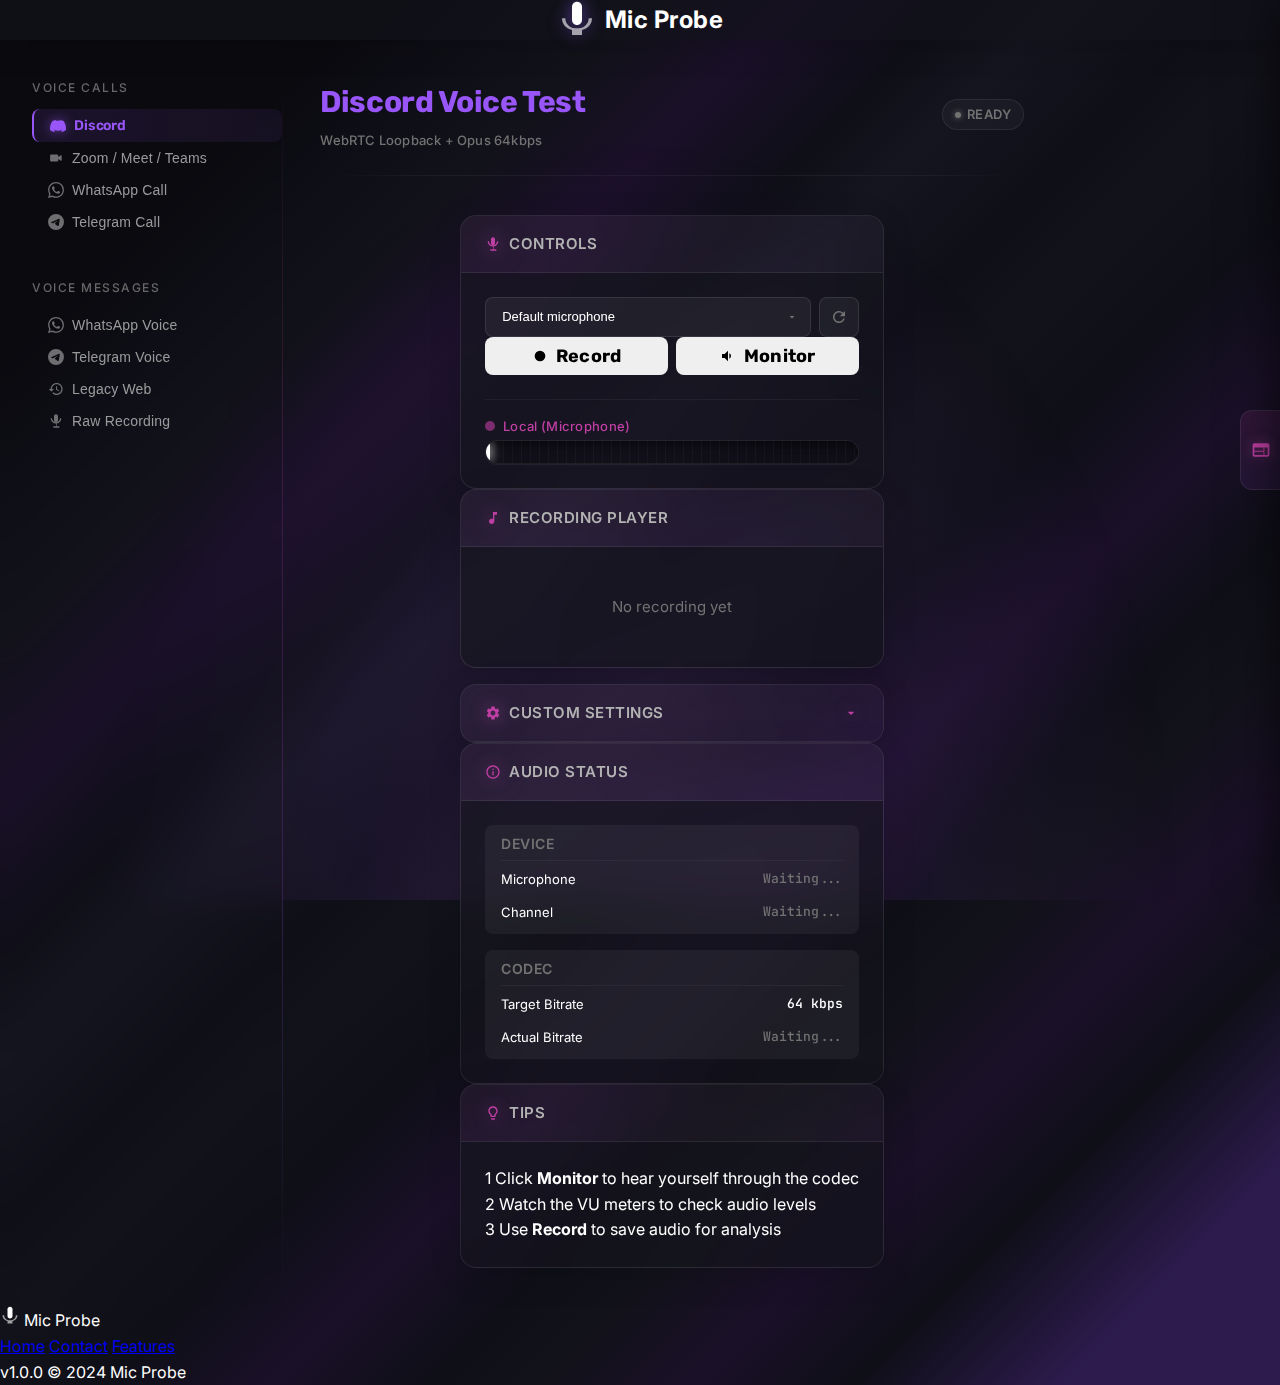
<file: mic_probe.html>
<!DOCTYPE html>
<html lang="en">
<head>
  <meta charset="UTF-8">
  <meta name="viewport" content="width=device-width, initial-scale=1.0">
  <title>Mic Probe</title>
  <link rel="icon" href="data:image/svg+xml,<svg xmlns='http://www.w3.org/2000/svg' viewBox='0 0 100 100'><text y='.9em' font-size='90'>🎤</text></svg>">
  <!-- Google Fonts: Inter (UI) + JetBrains Mono (monospace) -->
  <link rel="preconnect" href="https://fonts.googleapis.com">
  <link rel="preconnect" href="https://fonts.gstatic.com" crossorigin>
  <link href="https://fonts.googleapis.com/css2?family=Inter:wght@400;500;600;700;800&family=JetBrains+Mono:wght@400;500;600;700&display=swap" rel="stylesheet">
  <!-- CSS - variables.css must load first -->
  <link rel="stylesheet" href="css/variables.css">
  <link rel="stylesheet" href="css/style.css">
</head>
<body>
  <!-- SVG Sprite (inline for performance) -->
  <svg xmlns="http://www.w3.org/2000/svg" style="display: none;">
    <symbol id="icon-mic-brand" viewBox="0 0 24 24">
      <path d="M12 1C10.34 1 9 2.34 9 4V12C9 13.66 10.34 15 12 15C13.66 15 15 13.66 15 12V4C15 2.34 13.66 1 12 1Z"/>
      <path d="M19 11H21C21 14.53 18.39 17.44 15 17.93V21H9V17.93C5.61 17.44 3 14.53 3 11H5C5 14.31 7.69 17 11 17H13C16.31 17 19 14.31 19 11Z" opacity="0.6"/>
    </symbol>
    <symbol id="icon-mic" viewBox="0 0 24 24">
      <path d="M12 14c1.66 0 3-1.34 3-3V5c0-1.66-1.34-3-3-3S9 3.34 9 5v6c0 1.66 1.34 3 3 3zm-1 1.93c-3.94-.49-7-3.85-7-7.93h2c0 3.31 2.69 6 6 6s6-2.69 6-6h2c0 4.08-3.06 7.44-7 7.93V20h4v2H8v-2h4v-4.07z"/>
    </symbol>
    <symbol id="icon-discord" viewBox="0 0 24 24">
      <path d="M20.317 4.37a19.791 19.791 0 0 0-4.885-1.515.074.074 0 0 0-.079.037c-.21.375-.444.864-.608 1.25a18.27 18.27 0 0 0-5.487 0 12.64 12.64 0 0 0-.617-1.25.077.077 0 0 0-.079-.037A19.736 19.736 0 0 0 3.677 4.37a.07.07 0 0 0-.032.027C.533 9.046-.32 13.58.099 18.057a.082.082 0 0 0 .031.057 19.9 19.9 0 0 0 5.993 3.03.078.078 0 0 0 .084-.028c.462-.63.874-1.295 1.226-1.994a.076.076 0 0 0-.041-.106 13.107 13.107 0 0 1-1.872-.892.077.077 0 0 1-.008-.128 10.2 10.2 0 0 0 .372-.292.074.074 0 0 1 .077-.01c3.928 1.793 8.18 1.793 12.062 0a.074.074 0 0 1 .078.01c.12.098.246.198.373.292a.077.077 0 0 1-.006.127 12.299 12.299 0 0 1-1.873.892.077.077 0 0 0-.041.107c.36.698.772 1.362 1.225 1.993a.076.076 0 0 0 .084.028 19.839 19.839 0 0 0 6.002-3.03.077.077 0 0 0 .032-.054c.5-5.177-.838-9.674-3.549-13.66a.061.061 0 0 0-.031-.03z"/>
    </symbol>
    <symbol id="icon-zoom" viewBox="0 0 24 24">
      <path d="M4.585 6.836A1.414 1.414 0 0 0 3.172 8.25v7.5a1.413 1.413 0 0 0 1.413 1.414h9.344a1.413 1.413 0 0 0 1.414-1.414v-2.197l3.727 2.484a.944.944 0 0 0 .943.007.938.938 0 0 0 .475-.816V8.777a.938.938 0 0 0-.475-.816.944.944 0 0 0-.943.007l-3.727 2.484V8.25a1.414 1.414 0 0 0-1.414-1.414z"/>
    </symbol>
    <symbol id="icon-whatsapp" viewBox="0 0 24 24">
      <path d="M17.472 14.382c-.297-.149-1.758-.867-2.03-.967-.273-.099-.471-.148-.67.15-.197.297-.767.966-.94 1.164-.173.199-.347.223-.644.075-.297-.15-1.255-.463-2.39-1.475-.883-.788-1.48-1.761-1.653-2.059-.173-.297-.018-.458.13-.606.134-.133.298-.347.446-.52.149-.174.198-.298.298-.497.099-.198.05-.371-.025-.52-.075-.149-.669-1.612-.916-2.207-.242-.579-.487-.5-.669-.51-.173-.008-.371-.01-.57-.01-.198 0-.52.074-.792.372-.272.297-1.04 1.016-1.04 2.479 0 1.462 1.065 2.875 1.213 3.074.149.198 2.096 3.2 5.077 4.487.709.306 1.262.489 1.694.625.712.227 1.36.195 1.871.118.571-.085 1.758-.719 2.006-1.413.248-.694.248-1.289.173-1.413-.074-.124-.272-.198-.57-.347m-5.421 7.403h-.004a9.87 9.87 0 01-5.031-1.378l-.361-.214-3.741.982.998-3.648-.235-.374a9.86 9.86 0 01-1.51-5.26c.001-5.45 4.436-9.884 9.888-9.884 2.64 0 5.122 1.03 6.988 2.898a9.825 9.825 0 012.893 6.994c-.003 5.45-4.437 9.884-9.885 9.884m8.413-18.297A11.815 11.815 0 0012.05 0C5.495 0 .16 5.335.157 11.892c0 2.096.547 4.142 1.588 5.945L.057 24l6.305-1.654a11.882 11.882 0 005.683 1.448h.005c6.554 0 11.89-5.335 11.893-11.893a11.821 11.821 0 00-3.48-8.413z"/>
    </symbol>
    <symbol id="icon-telegram" viewBox="0 0 24 24">
      <path d="M11.944 0A12 12 0 0 0 0 12a12 12 0 0 0 12 12 12 12 0 0 0 12-12A12 12 0 0 0 12 0a12 12 0 0 0-.056 0zm4.962 7.224c.1-.002.321.023.465.14a.506.506 0 0 1 .171.325c.016.093.036.306.02.472-.18 1.898-.962 6.502-1.36 8.627-.168.9-.499 1.201-.82 1.23-.696.065-1.225-.46-1.9-.902-1.056-.693-1.653-1.124-2.678-1.8-1.185-.78-.417-1.21.258-1.91.177-.184 3.247-2.977 3.307-3.23.007-.032.014-.15-.056-.212s-.174-.041-.249-.024c-.106.024-1.793 1.14-5.061 3.345-.48.33-.913.49-1.302.48-.428-.008-1.252-.241-1.865-.44-.752-.245-1.349-.374-1.297-.789.027-.216.325-.437.893-.663 3.498-1.524 5.83-2.529 6.998-3.014 3.332-1.386 4.025-1.627 4.476-1.635z"/>
    </symbol>
    <symbol id="icon-legacy" viewBox="0 0 24 24">
      <path d="M13 3c-4.97 0-9 4.03-9 9H1l3.89 3.89.07.14L9 12H6c0-3.87 3.13-7 7-7s7 3.13 7 7-3.13 7-7 7c-1.93 0-3.68-.79-4.94-2.06l-1.42 1.42C8.27 19.99 10.51 21 13 21c4.97 0 9-4.03 9-9s-4.03-9-9-9zm-1 5v5l4.28 2.54.72-1.21-3.5-2.08V8H12z"/>
    </symbol>
    <symbol id="icon-refresh" viewBox="0 0 24 24">
      <path d="M17.65 6.35A7.958 7.958 0 0012 4c-4.42 0-7.99 3.58-7.99 8s3.57 8 7.99 8c3.73 0 6.84-2.55 7.73-6h-2.08A5.99 5.99 0 0112 18c-3.31 0-6-2.69-6-6s2.69-6 6-6c1.66 0 3.14.69 4.22 1.78L13 11h7V4l-2.35 2.35z"/>
    </symbol>
    <symbol id="icon-circle" viewBox="0 0 24 24"><circle cx="12" cy="12" r="8"/></symbol>
    <symbol id="icon-square" viewBox="0 0 24 24"><rect x="6" y="6" width="12" height="12" rx="2"/></symbol>
    <symbol id="icon-speaker" viewBox="0 0 24 24">
      <path d="M3 9v6h4l5 5V4L7 9H3zm13.5 3c0-1.77-1.02-3.29-2.5-4.03v8.05c1.48-.73 2.5-2.25 2.5-4.02z"/>
    </symbol>
    <symbol id="icon-music" viewBox="0 0 24 24">
      <path d="M12 3v10.55c-.59-.34-1.27-.55-2-.55-2.21 0-4 1.79-4 4s1.79 4 4 4 4-1.79 4-4V7h4V3h-6z"/>
    </symbol>
    <symbol id="icon-info" viewBox="0 0 24 24">
      <path d="M11 17h2v-6h-2v6zm1-15C6.48 2 2 6.48 2 12s4.48 10 10 10 10-4.48 10-10S17.52 2 12 2zm0 18c-4.41 0-8-3.59-8-8s3.59-8 8-8 8 3.59 8 8-3.59 8-8 8zM11 9h2V7h-2v2z"/>
    </symbol>
    <symbol id="icon-lightbulb" viewBox="0 0 24 24">
      <path d="M9 21c0 .55.45 1 1 1h4c.55 0 1-.45 1-1v-1H9v1zm3-19C8.14 2 5 5.14 5 9c0 2.38 1.19 4.47 3 5.74V17c0 .55.45 1 1 1h6c.55 0 1-.45 1-1v-2.26c1.81-1.27 3-3.36 3-5.74 0-3.86-3.14-7-7-7zm2.85 11.1l-.85.6V16h-4v-2.3l-.85-.6A4.997 4.997 0 017 9c0-2.76 2.24-5 5-5s5 2.24 5 5c0 1.63-.8 3.16-2.15 4.1z"/>
    </symbol>
    <symbol id="icon-settings" viewBox="0 0 24 24">
      <path d="M19.14 12.94c.04-.31.06-.63.06-.94 0-.31-.02-.63-.06-.94l2.03-1.58c.18-.14.23-.41.12-.61l-1.92-3.32c-.12-.22-.37-.29-.59-.22l-2.39.96c-.5-.38-1.03-.7-1.62-.94l-.36-2.54c-.04-.24-.24-.41-.48-.41h-3.84c-.24 0-.43.17-.47.41l-.36 2.54c-.59.24-1.13.57-1.62.94l-2.39-.96c-.22-.08-.47 0-.59.22L2.74 8.87c-.12.21-.08.47.12.61l2.03 1.58c-.04.31-.06.63-.06.94s.02.63.06.94l-2.03 1.58c-.18.14-.23.41-.12.61l1.92 3.32c.12.22.37.29.59.22l2.39-.96c.5.38 1.03.7 1.62.94l.36 2.54c.05.24.24.41.48.41h3.84c.24 0 .44-.17.47-.41l.36-2.54c.59-.24 1.13-.56 1.62-.94l2.39.96c.22.08.47 0 .59-.22l1.92-3.32c.12-.22.07-.47-.12-.61l-2.01-1.58zM12 15.6c-1.98 0-3.6-1.62-3.6-3.6s1.62-3.6 3.6-3.6 3.6 1.62 3.6 3.6-1.62 3.6-3.6 3.6z"/>
    </symbol>
    <symbol id="icon-chevron-down" viewBox="0 0 24 24"><path d="M7 10l5 5 5-5z"/></symbol>
    <symbol id="icon-close" viewBox="0 0 24 24">
      <path d="M19 6.41L17.59 5 12 10.59 6.41 5 5 6.41 10.59 12 5 17.59 6.41 19 12 13.41 17.59 19 19 17.59 13.41 12z"/>
    </symbol>
    <symbol id="icon-console" viewBox="0 0 24 24">
      <path d="M20 4H4c-1.1 0-1.99.9-1.99 2L2 18c0 1.1.9 2 2 2h16c1.1 0 2-.9 2-2V6c0-1.1-.9-2-2-2zm-5 14H4v-4h11v4zm0-5H4V9h11v4zm5 5h-4V9h4v9z"/>
    </symbol>
    <symbol id="icon-download" viewBox="0 0 24 24">
      <path d="M19 9h-4V3H9v6H5l7 7 7-7zM5 18v2h14v-2H5z"/>
    </symbol>
    <symbol id="icon-play" viewBox="0 0 24 24"><path d="M8 5v14l11-7z"/></symbol>
    <symbol id="icon-copy" viewBox="0 0 24 24" fill="none" stroke="currentColor" stroke-width="2">
      <rect x="9" y="9" width="13" height="13" rx="2" ry="2"/>
      <path d="M5 15H4a2 2 0 0 1-2-2V4a2 2 0 0 1 2-2h9a2 2 0 0 1 2 2v1"/>
    </symbol>
    <symbol id="icon-check" viewBox="0 0 24 24" fill="none" stroke="currentColor" stroke-width="2">
      <polyline points="20 6 9 17 4 12"/>
    </symbol>
    <symbol id="icon-wave" viewBox="0 0 24 24">
      <path d="M3 9v6h4l5 5V4L7 9H3zm13.5 3c0-1.77-1.02-3.29-2.5-4.03v8.05c1.48-.73 2.5-2.25 2.5-4.02zM14 3.23v2.06c2.89.86 5 3.54 5 6.71s-2.11 5.85-5 6.71v2.06c4.01-.91 7-4.49 7-8.77s-2.99-7.86-7-8.77z"/>
    </symbol>
    <symbol id="icon-channel" viewBox="0 0 24 24">
      <path d="M20 4H4c-1.1 0-2 .9-2 2v12c0 1.1.9 2 2 2h16c1.1 0 2-.9 2-2V6c0-1.1-.9-2-2-2zM7.76 16.24l-1.41 1.41C4.78 16.1 4 14.05 4 12c0-2.05.78-4.1 2.34-5.66l1.41 1.41C6.59 8.93 6 10.46 6 12s.59 3.07 1.76 4.24zM12 16c-2.21 0-4-1.79-4-4s1.79-4 4-4 4 1.79 4 4-1.79 4-4 4zm5.66 1.66l-1.41-1.41C17.41 15.07 18 13.54 18 12s-.59-3.07-1.76-4.24l1.41-1.41C19.22 7.9 20 9.95 20 12c0 2.05-.78 4.1-2.34 5.66z"/>
    </symbol>
    <symbol id="icon-buffer" viewBox="0 0 24 24">
      <path d="M4 6h18V4H4c-1.1 0-2 .9-2 2v11H0v3h14v-3H4V6zm19 2h-6c-.55 0-1 .45-1 1v10c0 .55.45 1 1 1h6c.55 0 1-.45 1-1V9c0-.55-.45-1-1-1zm-1 9h-4v-7h4v7z"/>
    </symbol>
    <symbol id="icon-encoder" viewBox="0 0 24 24">
      <path d="M20 2H4c-1.1 0-1.99.9-1.99 2L2 22l4-4h14c1.1 0 2-.9 2-2V4c0-1.1-.9-2-2-2zm-2 12H6v-2h12v2zm0-3H6V9h12v2zm0-3H6V6h12v2z"/>
    </symbol>
    <symbol id="icon-globe" viewBox="0 0 24 24">
      <path d="M12 2C6.48 2 2 6.48 2 12s4.48 10 10 10 10-4.48 10-10S17.52 2 12 2zm-1 17.93c-3.94-.49-7-3.85-7-7.93s3.05-7.44 7-7.93v15.86zm2-15.86c1.03.13 2 .45 2.87.93H13v-.93zM13 7h5.24c.25.31.48.65.68 1H13V7zm0 3h6.74c.08.33.15.66.19 1H13v-1zm0 9.93V19h2.87c-.87.48-1.84.8-2.87.93zM18.24 17H13v-1h5.92c-.2.35-.43.69-.68 1zm1.5-3H13v-1h6.93c-.04.34-.11.67-.19 1z"/>
    </symbol>
    <symbol id="icon-cloud" viewBox="0 0 24 24">
      <path d="M19.35 10.04C18.67 6.59 15.64 4 12 4 9.11 4 6.6 5.64 5.35 8.04 2.34 8.36 0 10.91 0 14c0 3.31 2.69 6 6 6h13c2.76 0 5-2.24 5-5 0-2.64-2.05-4.78-4.65-4.96zM14 13v4h-4v-4H7l5-5 5 5h-3z"/>
    </symbol>
  </svg>

  <div class="app-shell">
    <header class="app-header">
      <div class="app-header-content">
        <a href="index.html" class="brand-mark">
          <svg class="brand-logo" viewBox="0 0 24 24" fill="currentColor"><use href="#icon-mic-brand"/></svg>
          <span class="brand-title">Mic Probe</span>
        </a>
      </div>
    </header>

    <div class="app-layout">
      <!-- Sidebar -->
      <aside class="sidebar">
      <nav class="sidebar-nav">
        <!-- Voice Calls Category -->
        <div class="nav-section">
          <span class="nav-section-title">Voice Calls</span>
          <button class="nav-item nav-item-sub active" data-profile="discord">
            <svg viewBox="0 0 24 24" fill="currentColor"><use href="#icon-discord"/></svg>
            <span>Discord</span>
          </button>
          <button class="nav-item nav-item-sub" data-profile="zoom">
            <svg viewBox="0 0 24 24" fill="currentColor"><use href="#icon-zoom"/></svg>
            <span>Zoom / Meet / Teams</span>
          </button>
          <button class="nav-item nav-item-sub" data-profile="whatsapp-call">
            <svg viewBox="0 0 24 24" fill="currentColor"><use href="#icon-whatsapp"/></svg>
            <span>WhatsApp Call</span>
          </button>
          <button class="nav-item nav-item-sub" data-profile="telegram-call">
            <svg viewBox="0 0 24 24" fill="currentColor"><use href="#icon-telegram"/></svg>
            <span>Telegram Call</span>
          </button>
        </div>

        <!-- Voice Messages Category -->
        <div class="nav-section">
          <span class="nav-section-title">Voice Messages</span>
          <button class="nav-item nav-item-sub" data-profile="whatsapp-voice">
            <svg viewBox="0 0 24 24" fill="currentColor"><use href="#icon-whatsapp"/></svg>
            <span>WhatsApp Voice</span>
          </button>
          <button class="nav-item nav-item-sub" data-profile="telegram-voice">
            <svg viewBox="0 0 24 24" fill="currentColor"><use href="#icon-telegram"/></svg>
            <span>Telegram Voice</span>
          </button>
          <button class="nav-item nav-item-sub" data-profile="legacy">
            <svg viewBox="0 0 24 24" fill="currentColor"><use href="#icon-legacy"/></svg>
            <span>Legacy Web</span>
          </button>
          <button class="nav-item nav-item-sub" data-profile="mictest">
            <svg viewBox="0 0 24 24" fill="currentColor"><use href="#icon-mic"/></svg>
            <span>Raw Recording</span>
          </button>
        </div>
      </nav>

    </aside>

    <!-- Main Content -->
    <main class="main-content">
      <div class="content-container">
        <!-- Header -->
        <header class="page-header">
          <div class="header-left">
            <h1 id="pageTitle">Discord Voice Test</h1>
            <p id="pageSubtitle">WebRTC Loopback + Opus 64kbps</p>
          </div>
          <div class="header-right">
            <span id="statusBadge" class="status status-idle"><span class="status-dot"></span>Ready</span>
          </div>
        </header>

        <!-- Two Column Layout: Controls + Info Sidebar -->
        <div class="content-grid">
          <!-- Left - Main Controls -->
          <div class="content-main">
            <!-- Microphone + Buttons -->
            <div class="panel panel-controls">
              <div class="panel-header">
                <svg viewBox="0 0 24 24" fill="currentColor"><use href="#icon-mic"/></svg>
                <span>Controls</span>
              </div>
              <div class="panel-body">
                <!-- Microphone Selector -->
                <div class="mic-selector-row">
                  <select id="micSelector" class="mic-dropdown">
                    <option value="">Default microphone</option>
                  </select>
                  <button id="refreshMics" class="btn-icon" title="Refresh microphone list">
                    <svg viewBox="0 0 24 24" fill="currentColor"><use href="#icon-refresh"/></svg>
                  </button>
                </div>

                <!-- Butonlar -->
                <div class="button-row">
                  <button id="recordToggle" class="btn btn-record">
                    <svg class="icon-circle" width="16" height="16" viewBox="0 0 24 24" fill="currentColor"><use href="#icon-circle"/></svg>
                    <svg class="icon-square" width="16" height="16" viewBox="0 0 24 24" fill="currentColor"><use href="#icon-square"/></svg>
                    <span class="btn-text">Record</span>
                  </button>
                  <button id="monitorToggle" class="btn btn-monitor">
                    <svg class="icon-play" width="16" height="16" viewBox="0 0 24 24" fill="currentColor"><use href="#icon-speaker"/></svg>
                    <svg class="icon-stop" width="16" height="16" viewBox="0 0 24 24" fill="currentColor"><use href="#icon-square"/></svg>
                    <span class="btn-text">Monitor</span>
                  </button>
                </div>

                <!-- Recording Timer -->
                <div id="recordingTimer" class="recording-timer" style="display: none;">0:00</div>

                <!-- Preparing Overlay -->
                <div id="preparingOverlay" class="preparing-overlay" style="display: none;">
                  <span class="preparing-spinner"></span>
                  <span class="preparing-text">Preparing...</span>
                </div>

                <!-- VU Meter Section -->
                <div class="vu-section">
                  <div class="vu-label">
                    <span id="signalDot" class="signal-dot"></span>
                    <span>Local (Microphone)</span>
                  </div>
                  <div class="vu-meter">
                    <div id="vuMeterBar" class="vu-meter-bar"></div>
                    <div id="vuMeterPeak" class="vu-meter-peak"></div>
                  </div>
                </div>

                <!-- Remote VU Meter -->
                <div id="remoteVuContainer" class="vu-section">
                  <div class="vu-label">
                    <span class="signal-dot remote-dot"></span>
                    <span>Remote (After Codec)</span>
                  </div>
                  <div class="vu-meter">
                    <div id="remoteVuBar" class="vu-meter-bar remote-bar"></div>
                    <div id="remoteVuPeak" class="vu-meter-peak"></div>
                  </div>
                </div>
              </div>
            </div>

            <!-- Recording Player -->
            <div class="panel panel-player">
              <div class="panel-header">
                <svg viewBox="0 0 24 24" fill="currentColor"><use href="#icon-music"/></svg>
                <span>Recording Player</span>
              </div>
              <div class="panel-body">
                <div id="recordingPlayer" class="recording-player">
                  <div class="player-controls">
                    <button id="playBtn" class="btn-play">
                      <svg viewBox="0 0 24 24" fill="currentColor"><use href="#icon-play"/></svg>
                    </button>
                    <div class="player-info">
                      <div id="playerFilename" class="player-filename">-</div>
                      <div id="playerMeta" class="player-meta">-</div>
                    </div>
                  </div>
                  <div class="player-progress-row">
                    <div class="progress-bar" id="progressBar">
                      <div id="progressFill" class="progress-fill"></div>
                    </div>
                    <div id="playerTime" class="player-time">0:00 / 0:00</div>
                  </div>
                  <div class="player-actions">
                    <a id="downloadBtn" class="btn-download" href="#" download>
                      <svg width="14" height="14" viewBox="0 0 24 24" fill="currentColor"><use href="#icon-download"/></svg>
                      Download
                    </a>
                  </div>
                </div>
                <p id="noRecording" class="empty-state">No recording yet</p>
              </div>
            </div>

            <!-- Custom Settings Panel -->
            <div class="panel panel-custom-settings" id="customSettingsPanel">
              <div class="panel-header custom-settings-toggle" id="customSettingsToggle">
                <svg viewBox="0 0 24 24" fill="currentColor" width="18" height="18"><use href="#icon-settings"/></svg>
                <span>Custom Settings</span>
                <svg class="toggle-chevron" viewBox="0 0 24 24" fill="currentColor" width="18" height="18"><use href="#icon-chevron-down"/></svg>
              </div>
              <div class="panel-body custom-settings-content collapsed" id="customSettingsContent">
                <p class="custom-settings-hint">Adjustable settings for this profile:</p>
                <div class="custom-settings-grid" id="customSettingsGrid">
                  <!-- Dinamik icerik JS ile doldurulacak -->
                </div>
              </div>
            </div>
          </div>

          <!-- Right - Info Sidebar -->
          <div class="content-info">
            <!-- Audio Status Panel -->
            <div id="deviceInfoPanel" class="panel device-info-panel">
              <div class="panel-header">
                <svg viewBox="0 0 24 24" fill="currentColor"><use href="#icon-info"/></svg>
                <span>Audio Status</span>
              </div>
              <div class="panel-body audio-status-body">
                <!-- Device Section -->
                <div class="audio-status-section">
                  <div class="audio-status-title">Device</div>
                  <div class="audio-status-grid">
                    <div class="audio-status-item">
                      <span class="audio-status-label">Microphone</span>
                      <span id="infoMicName" class="audio-status-value muted">Waiting...</span>
                    </div>
                    <div class="audio-status-item">
                      <span class="audio-status-label">Channel</span>
                      <span id="infoChannels" class="audio-status-value muted">Waiting...</span>
                    </div>
                  </div>
                </div>
                <!-- Codec Section -->
                <div class="audio-status-section">
                  <div class="audio-status-title">Codec</div>
                  <div class="audio-status-grid">
                    <div class="audio-status-item">
                      <span class="audio-status-label">Target Bitrate</span>
                      <span id="infoTargetBitrate" class="audio-status-value">64 kbps</span>
                    </div>
                    <div class="audio-status-item">
                      <span class="audio-status-label">Actual Bitrate</span>
                      <span id="infoActualBitrate" class="audio-status-value muted">Waiting...</span>
                    </div>
                  </div>
                </div>
              </div>
            </div>

            <!-- Tips Panel -->
            <div class="panel panel-tips">
              <div class="panel-header">
                <svg viewBox="0 0 24 24" fill="currentColor"><use href="#icon-lightbulb"/></svg>
                <span>Tips</span>
              </div>
              <div class="panel-body tips-body">
                <div class="tip-item">
                  <span class="tip-number">1</span>
                  <span class="tip-text">Click <strong>Monitor</strong> to hear yourself through the codec</span>
                </div>
                <div class="tip-item">
                  <span class="tip-number">2</span>
                  <span class="tip-text">Watch the VU meters to check audio levels</span>
                </div>
                <div class="tip-item">
                  <span class="tip-number">3</span>
                  <span class="tip-text">Use <strong>Record</strong> to save audio for analysis</span>
                </div>
              </div>
            </div>
          </div>
        </div>
      </div>

    </main>
  </div>

  <!-- App Footer -->
  <footer class="app-footer">
    <div class="app-footer-content">
      <div class="app-footer-brand">
        <svg viewBox="0 0 24 24" fill="currentColor" width="20" height="20"><use href="#icon-mic-brand"/></svg>
        <span>Mic Probe</span>
      </div>
      <nav class="app-footer-links">
        <a href="#">Home</a>
        <a href="#">Contact</a>
        <a href="#">Features</a>
      </nav>
      <div class="app-footer-meta">
        <span class="app-version">v1.0.0</span>
        <span>&copy; 2024 Mic Probe</span>
      </div>
    </div>
  </footer>

  <!-- Dev Console Drawer -->
    <div id="devConsoleDrawer" class="dev-console-drawer">
      <div class="dev-console-drawer-header">
        <div class="drawer-title">
          <svg class="toggle-icon" viewBox="0 0 24 24" fill="currentColor"><use href="#icon-console"/></svg>
          <span>Konsol</span>
          <span id="logCount" class="log-count">0</span>
        </div>
        <div class="header-actions">
          <button class="btn-copy" id="copyLogsBtn" onclick="copyAllLogs()" title="Tum loglari kopyala">
            <svg class="icon-copy" width="14" height="14" viewBox="0 0 24 24"><use href="#icon-copy"/></svg>
            <svg class="icon-check" width="14" height="14" viewBox="0 0 24 24"><use href="#icon-check"/></svg>
          </button>
          <button class="btn-clear" onclick="clearLog()">Clear</button>
          <button class="btn-close-console" id="closeConsole">
            <svg viewBox="0 0 24 24" fill="currentColor"><use href="#icon-close"/></svg>
          </button>
        </div>
      </div>
      <div class="dev-console-drawer-body">
        <pre id="log"></pre>
      </div>
      <div class="dev-console-drawer-footer">
        <div class="filter-buttons">
          <button class="btn-filter active" data-category="all" onclick="filterLogs('all')">All</button>
          <button class="btn-filter btn-filter-error" data-category="error" onclick="filterLogs('error')">Errors</button>
          <button class="btn-filter" data-category="webaudio" onclick="filterLogs('webaudio')">WebAudio</button>
          <button class="btn-filter" data-category="stream" onclick="filterLogs('stream')">Stream</button>
        </div>
        <div class="export-buttons">
          <button class="btn-export-small" onclick="exportLogs()">Export</button>
          <button class="btn-export-small" onclick="getLogStats()">Stats</button>
        </div>
      </div>
    </div>

    <!-- Dev Console Toggle Button -->
    <button id="devConsoleToggle" class="dev-console-toggle-btn" title="Developer Console">
      <svg viewBox="0 0 24 24" fill="currentColor"><use href="#icon-console"/></svg>
    </button>

    <!-- Advanced Settings Drawer -->
    <div id="settingsDrawer" class="settings-drawer">
      <div class="drawer-header">
        <h3>Advanced Settings</h3>
        <button class="btn-close-drawer" id="closeDrawer">
          <svg viewBox="0 0 24 24" fill="currentColor"><use href="#icon-close"/></svg>
        </button>
      </div>
      <div class="drawer-body">
        <!-- Audio Processing -->
        <div class="settings-section">
          <div class="settings-section-title">Audio Processing</div>
          <div class="settings-grid">
            <label class="setting-item">
              <input id="ec" type="checkbox" checked>
              <span class="setting-label">Echo Cancellation</span>
            </label>
            <label class="setting-item">
              <input id="ns" type="checkbox" checked>
              <span class="setting-label">Noise Suppression</span>
            </label>
            <label class="setting-item">
              <input id="agc" type="checkbox" checked>
              <span class="setting-label">Auto Gain Control</span>
            </label>
          </div>

          <!-- Sample Rate -->
          <div id="sampleRateContainer" class="mode-container" data-setting="sampleRate">
            <div class="mode-label">
              <svg viewBox="0 0 24 24" fill="currentColor" width="16" height="16"><use href="#icon-wave"/></svg>
              <span>Sample Rate</span>
            </div>
            <div class="segment-control" id="sampleRateSelector">
              <input type="radio" name="sampleRate" id="sr16" value="16000">
              <label for="sr16" class="segment-btn">16 kHz</label>
              <input type="radio" name="sampleRate" id="sr22" value="22050">
              <label for="sr22" class="segment-btn">22 kHz</label>
              <input type="radio" name="sampleRate" id="sr44" value="44100">
              <label for="sr44" class="segment-btn">44.1 kHz</label>
              <input type="radio" name="sampleRate" id="sr48" value="48000" checked>
              <label for="sr48" class="segment-btn">48 kHz</label>
            </div>
          </div>

          <!-- Channel Count -->
          <div id="channelCountContainer" class="mode-container" data-setting="channelCount">
            <div class="mode-label">
              <svg viewBox="0 0 24 24" fill="currentColor" width="16" height="16"><use href="#icon-channel"/></svg>
              <span>Channel Count</span>
            </div>
            <div class="segment-control" id="channelCountSelector">
              <input type="radio" name="channelCount" id="ch1" value="1" checked>
              <label for="ch1" class="segment-btn">Mono</label>
              <input type="radio" name="channelCount" id="ch2" value="2">
              <label for="ch2" class="segment-btn">Stereo</label>
            </div>
          </div>
        </div>

        <!-- Pipeline Settings -->
        <div class="settings-section" id="pipelineSection">
          <div class="settings-section-title">Pipeline</div>

          <!-- Pipeline Selector -->
          <div id="pipelineContainer" class="mode-container" data-setting="pipeline">
            <div class="mode-label">
              <svg viewBox="0 0 24 24" fill="currentColor" width="16" height="16"><use href="#icon-music"/></svg>
              <span>Pipeline</span>
            </div>
            <div class="segment-control" id="pipelineSelector">
              <input type="radio" name="pipeline" id="pipelineDirect" value="direct">
              <label for="pipelineDirect" class="segment-btn">Direct</label>
              <input type="radio" name="pipeline" id="pipelineStandard" value="standard" checked>
              <label for="pipelineStandard" class="segment-btn">Standard</label>
              <input type="radio" name="pipeline" id="pipelineScript" value="scriptprocessor">
              <label for="pipelineScript" class="segment-btn">ScriptProcessor</label>
              <input type="radio" name="pipeline" id="pipelineWorklet" value="worklet">
              <label for="pipelineWorklet" class="segment-btn">Worklet</label>
            </div>
          </div>

          <!-- Encoder Selector -->
          <div id="encoderContainer" class="mode-container" data-setting="encoder">
            <div class="mode-label">
              <svg viewBox="0 0 24 24" fill="currentColor" width="16" height="16"><use href="#icon-encoder"/></svg>
              <span>Encoder</span>
            </div>
            <div class="segment-control" id="encoderSelector">
              <input type="radio" name="encoder" id="encoderMediaRecorder" value="mediarecorder" checked>
              <label for="encoderMediaRecorder" class="segment-btn">MediaRecorder</label>
              <input type="radio" name="encoder" id="encoderWasmOpus" value="wasm-opus" data-requires-wasm="true">
              <label for="encoderWasmOpus" class="segment-btn">WASM Opus</label>
            </div>
          </div>

          <!-- Buffer Size -->
          <div id="bufferSizeContainer" class="mode-container" data-setting="buffer">
            <div class="mode-label">
              <svg viewBox="0 0 24 24" fill="currentColor" width="16" height="16"><use href="#icon-buffer"/></svg>
              <span>Buffer Size</span>
            </div>
            <div class="segment-control" id="bufferSizeSelector">
              <input type="radio" name="bufferSize" id="buffer1024" value="1024">
              <label for="buffer1024" class="segment-btn">1024</label>
              <input type="radio" name="bufferSize" id="buffer2048" value="2048">
              <label for="buffer2048" class="segment-btn">2048</label>
              <input type="radio" name="bufferSize" id="buffer4096" value="4096" checked>
              <label for="buffer4096" class="segment-btn">4096</label>
            </div>
            <div class="buffer-info">
              <span class="info-text" id="bufferInfoText">4096 samples @ 48kHz = ~85ms latency</span>
            </div>
          </div>
        </div>

        <!-- WebRTC Settings -->
        <div class="settings-section" id="webrtcSection">
          <div class="settings-section-title">WebRTC Simulation</div>

          <!-- Loopback Toggle -->
          <div class="loopback-toggle-container" data-setting="loopback">
            <div class="toggle-info">
              <svg viewBox="0 0 24 24" fill="currentColor" width="20" height="20"><use href="#icon-globe"/></svg>
              <div>
                <span class="toggle-title">WebRTC Loopback</span>
                <span class="toggle-desc">Live call codec simulation</span>
              </div>
            </div>
            <label class="toggle-switch loopback-switch">
              <input type="checkbox" id="loopbackToggle">
              <span class="toggle-slider"></span>
            </label>
          </div>

          <!-- Opus Bitrate -->
          <div id="opusBitrateContainer" class="mode-container" data-setting="bitrate">
            <div class="mode-label">
              <svg viewBox="0 0 24 24" fill="currentColor" width="16" height="16"><use href="#icon-music"/></svg>
              <span>Opus Bitrate (WebRTC)</span>
            </div>
            <div class="segment-control" id="bitrateSelector">
              <input type="radio" name="bitrate" id="bitrate32" value="32000">
              <label for="bitrate32" class="segment-btn">32 kbps</label>
              <input type="radio" name="bitrate" id="bitrate48" value="48000">
              <label for="bitrate48" class="segment-btn">48 kbps</label>
              <input type="radio" name="bitrate" id="bitrate64" value="64000" checked>
              <label for="bitrate64" class="segment-btn">64 kbps</label>
              <input type="radio" name="bitrate" id="bitrate96" value="96000">
              <label for="bitrate96" class="segment-btn">96 kbps</label>
              <input type="radio" name="bitrate" id="bitrate128" value="128000">
              <label for="bitrate128" class="segment-btn">128 kbps</label>
            </div>
          </div>

          <!-- Voice Message Bitrate -->
          <div id="mediaBitrateContainer" class="mode-container" data-setting="mediaBitrate">
            <div class="mode-label">
              <svg viewBox="0 0 24 24" fill="currentColor" width="16" height="16"><use href="#icon-encoder"/></svg>
              <span>Voice Message Bitrate</span>
            </div>
            <div class="segment-control" id="mediaBitrateSelector">
              <input type="radio" name="mediaBitrate" id="mediaBitrate0" value="0" checked>
              <label for="mediaBitrate0" class="segment-btn">Auto</label>
              <input type="radio" name="mediaBitrate" id="mediaBitrate16" value="16000">
              <label for="mediaBitrate16" class="segment-btn">16 kbps</label>
              <input type="radio" name="mediaBitrate" id="mediaBitrate24" value="24000">
              <label for="mediaBitrate24" class="segment-btn">24 kbps</label>
              <input type="radio" name="mediaBitrate" id="mediaBitrate32" value="32000">
              <label for="mediaBitrate32" class="segment-btn">32 kbps</label>
            </div>
          </div>
        </div>

        <!-- Developer Settings -->
        <div class="settings-section" id="developerSection">
          <div class="settings-section-title">Developer</div>

          <!-- Timeslice -->
          <div class="mode-container" data-setting="timeslice">
            <div class="mode-label">
              <svg viewBox="0 0 24 24" fill="currentColor" width="16" height="16"><use href="#icon-cloud"/></svg>
              <span>Timeslice Test</span>
            </div>
            <div class="segment-control timeslice-selector" id="timesliceSelector">
              <input type="radio" name="timeslice" id="tsOff" value="0" checked>
              <label for="tsOff" class="segment-btn">OFF</label>
              <input type="radio" name="timeslice" id="ts100" value="100">
              <label for="ts100" class="segment-btn">100ms</label>
              <input type="radio" name="timeslice" id="ts250" value="250">
              <label for="ts250" class="segment-btn">250ms</label>
              <input type="radio" name="timeslice" id="ts500" value="500">
              <label for="ts500" class="segment-btn">500ms</label>
              <input type="radio" name="timeslice" id="ts1000" value="1000">
              <label for="ts1000" class="segment-btn">1s</label>
            </div>
            <div class="timeslice-info" id="timesliceInfo">
              <span class="info-text">OFF: Tek chunk - timeslice yok</span>
            </div>
          </div>
        </div>
      </div>
    </div>
    <div id="drawerOverlay" class="drawer-overlay"></div>

    <!-- Hidden profile selector for compatibility -->
    <select id="profileSelector" class="profile-dropdown" style="display: none;">
      <option value="discord" selected>Discord Voice</option>
      <option value="zoom">Zoom / Meet</option>
      <option value="whatsapp-call">WhatsApp Call</option>
      <option value="telegram-call">Telegram Call</option>
      <option value="whatsapp-voice">WhatsApp Voice</option>
      <option value="telegram-voice">Telegram Voice</option>
      <option value="legacy">Legacy Web</option>
      <option value="mictest">Raw Recording</option>
    </select>

    <!-- Hidden scenario cards for compatibility -->
    <div id="scenarioCards" style="display: none;"></div>
    <div id="activeScenarioInfo" style="display: none;">
      <span id="scenarioBadge">Discord Voice</span>
      <span id="scenarioTech">WebRTC Loopback + Opus 64kbps</span>
    </div>
  </div>

  <script type="module" src="js/app.js"></script>
</body>
</html>
</file>
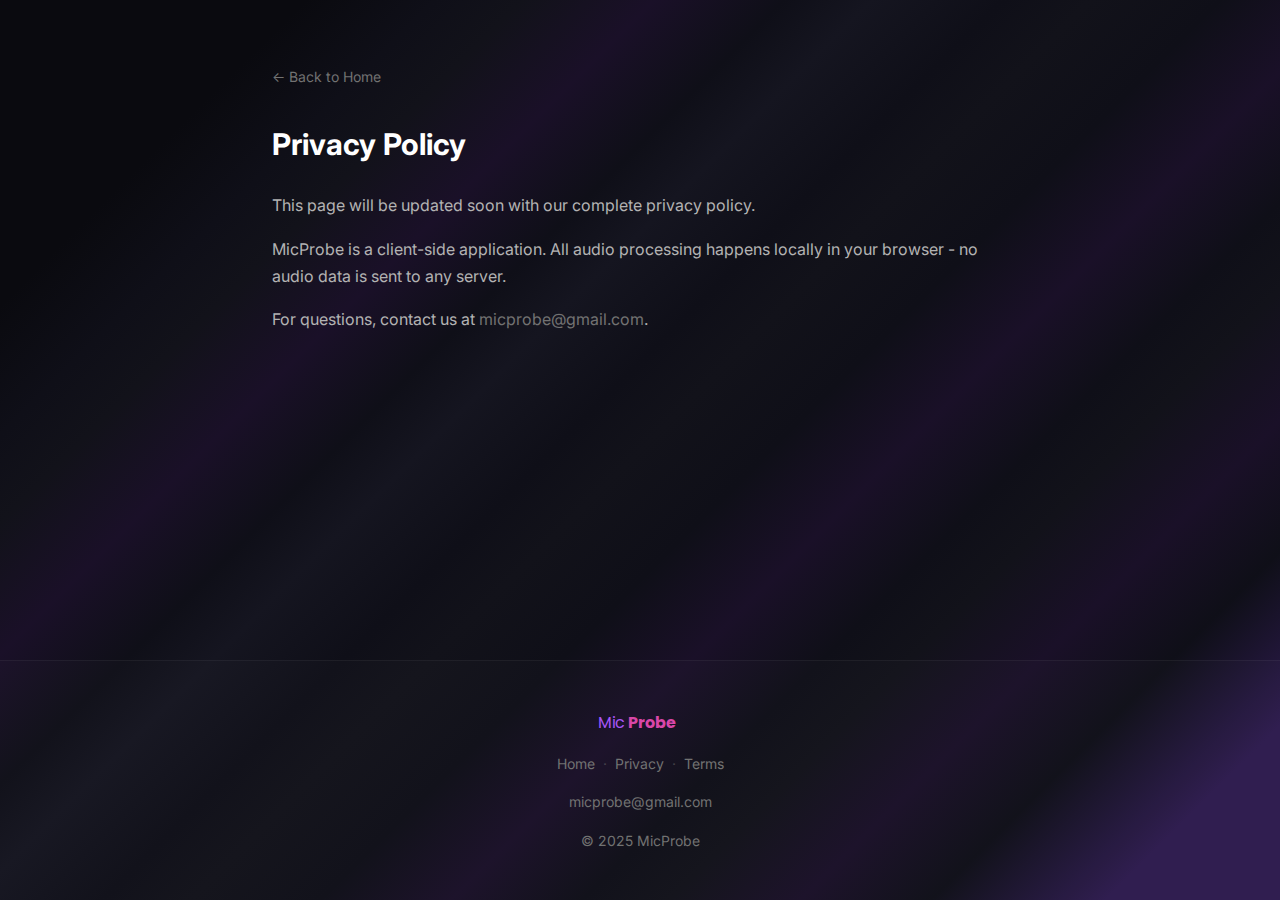
<file: privacy.html>
<!DOCTYPE html>
<html lang="en">
<head>
  <meta charset="UTF-8">
  <meta name="viewport" content="width=device-width, initial-scale=1.0">
  <title>Privacy Policy - Mic Probe</title>
  <meta name="description" content="MicProbe Privacy Policy">
  <link rel="icon" href="data:image/svg+xml,<svg xmlns='http://www.w3.org/2000/svg' viewBox='0 0 100 100'><text y='.9em' font-size='90'>🎤</text></svg>">
  <!-- CSS (fonts are imported in variables.css) -->
  <link rel="stylesheet" href="css/variables.css">
</head>
<body>
  <div class="legal-page">
    <main class="legal-content">
      <a href="/" class="back-link">&larr; Back to Home</a>
      <h1>Privacy Policy</h1>
      <p>This page will be updated soon with our complete privacy policy.</p>
      <p>MicProbe is a client-side application. All audio processing happens locally in your browser - no audio data is sent to any server.</p>
      <p>For questions, contact us at <a href="mailto:micprobe@gmail.com">micprobe@gmail.com</a>.</p>
    </main>
    <footer class="site-footer">
      <div class="site-footer-content">
        <a href="/" class="site-footer-brand">
          <span class="brand-wordmark"><span class="brand-word brand-word--mic">Mic</span><span class="brand-word brand-word--probe">Probe</span></span>
        </a>
        <nav class="site-footer-links">
          <a href="/">Home</a>
          <a href="/privacy.html">Privacy</a>
          <a href="/terms.html">Terms</a>
        </nav>
        <a href="mailto:micprobe@gmail.com" class="site-footer-contact">micprobe@gmail.com</a>
        <p class="site-footer-meta">&copy; 2025 MicProbe</p>
      </div>
    </footer>
  </div>
</body>
</html>
</file>
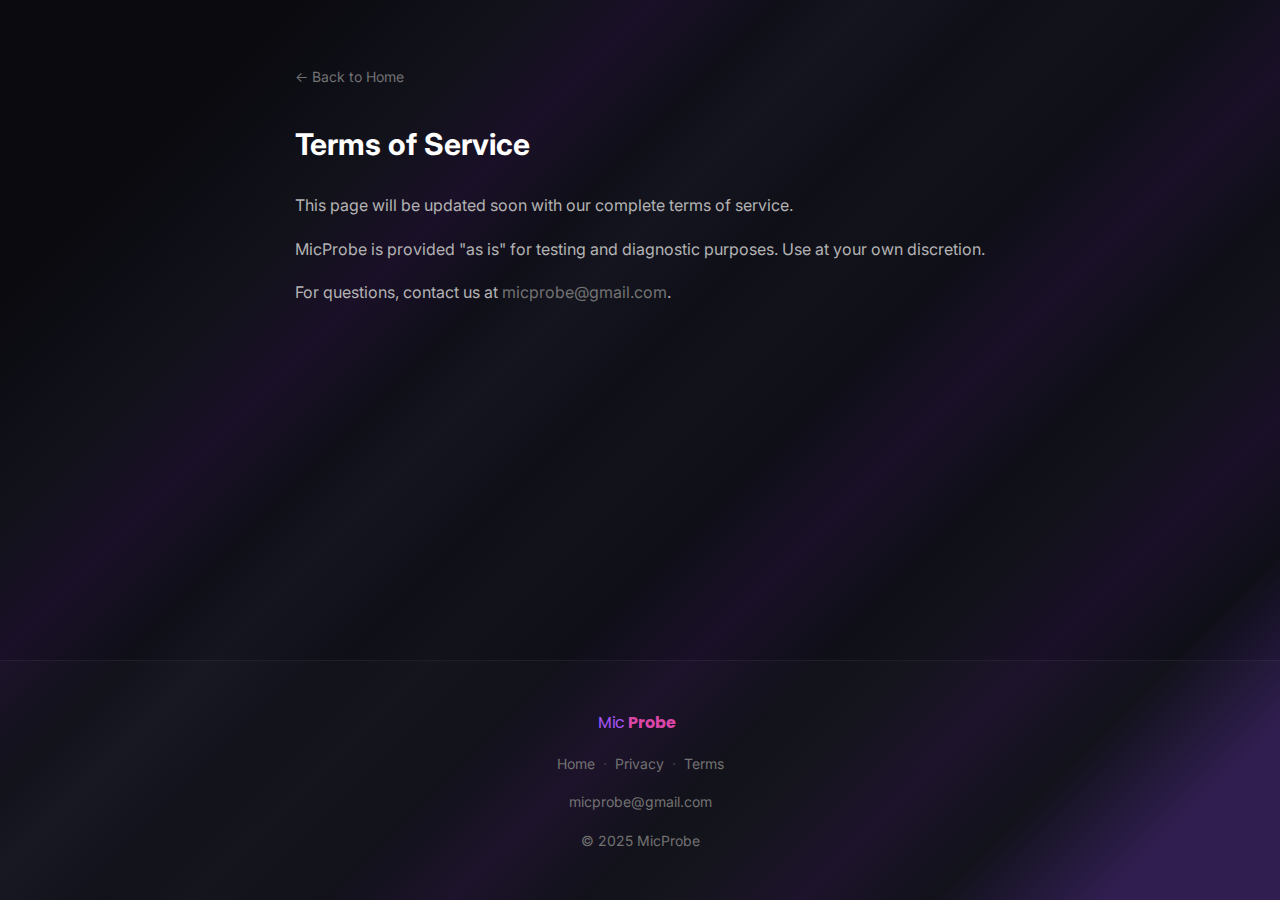
<file: terms.html>
<!DOCTYPE html>
<html lang="en">
<head>
  <meta charset="UTF-8">
  <meta name="viewport" content="width=device-width, initial-scale=1.0">
  <title>Terms of Service - Mic Probe</title>
  <meta name="description" content="MicProbe Terms of Service">
  <link rel="icon" href="data:image/svg+xml,<svg xmlns='http://www.w3.org/2000/svg' viewBox='0 0 100 100'><text y='.9em' font-size='90'>🎤</text></svg>">
  <!-- CSS (fonts are imported in variables.css) -->
  <link rel="stylesheet" href="css/variables.css">
</head>
<body>
  <div class="legal-page">
    <main class="legal-content">
      <a href="/" class="back-link">&larr; Back to Home</a>
      <h1>Terms of Service</h1>
      <p>This page will be updated soon with our complete terms of service.</p>
      <p>MicProbe is provided "as is" for testing and diagnostic purposes. Use at your own discretion.</p>
      <p>For questions, contact us at <a href="mailto:micprobe@gmail.com">micprobe@gmail.com</a>.</p>
    </main>
    <footer class="site-footer">
      <div class="site-footer-content">
        <a href="/" class="site-footer-brand">
          <span class="brand-wordmark"><span class="brand-word brand-word--mic">Mic</span><span class="brand-word brand-word--probe">Probe</span></span>
        </a>
        <nav class="site-footer-links">
          <a href="/">Home</a>
          <a href="/privacy.html">Privacy</a>
          <a href="/terms.html">Terms</a>
        </nav>
        <a href="mailto:micprobe@gmail.com" class="site-footer-contact">micprobe@gmail.com</a>
        <p class="site-footer-meta">&copy; 2025 MicProbe</p>
      </div>
    </footer>
  </div>
</body>
</html>
</file>
<file: css/variables.css>
/* MicProbe - Unified Design System
   ================================
   Tum renkler ve stiller burada tanimlanir.
   Landing ve App ayni design token'lari kullanir.
*/

/* Google Fonts - Merkezi Import (DRY) */
@import url('https://fonts.googleapis.com/css2?family=Poppins:wght@400;700&family=Bricolage+Grotesque:wght@400;500;600;700&family=Rubik:wght@500;600;700;800&family=Inter:wght@400;500;600;700;800&family=JetBrains+Mono:wght@400;500;600;700&display=swap');

:root {
  /* ========== CORE COLORS ========== */
  /* Base palette - her iki view icin ortak */
  /* NOT: orange artik accent-text ile ayni (tema tutarliligi icin) */
  --color-orange: #C03FA4;
  --color-orange-light: #d946a8;
  --color-purple: #a855f7;
  --color-purple-light: #c084fc;
  --color-coral: #C03FA4; /* tema ile uyumlu */
  --color-pink: #d946a8;
  --color-rose: #fb7185;
  --color-magenta: #c026d3;
  --brand-icon-color: var(--color-purple);
  --brand-text-color: var(--color-orange);

  /* RGB values - rgba() icinde kullanmak icin */
  --color-orange-rgb: 192, 63, 164;
  --color-purple-rgb: 168, 85, 247;
  --color-coral-rgb: 192, 63, 164;
  --color-pink-rgb: 217, 70, 168;
  --color-rose-rgb: 251, 113, 133;
  --color-magenta-rgb: 192, 38, 211;
  --color-white-rgb: 255, 255, 255;
  --color-black-rgb: 0, 0, 0;

  /* Active profile color - ortak accent text rengi (Real-World, sidebar, baslik) */
  /* Parlak mor-pembe, dengeli lacivert tonu */
  --color-accent-text: #9855f7;
  --color-accent-text-rgb: 152, 85, 247;
  --profile-accent: var(--color-accent-text);
  --profile-accent-glow: rgba(var(--color-accent-text-rgb), 0.55);

  /* Background - Dark theme */
  --bg-primary: #0a0a0f;
  --bg-secondary: #12121a;
  --bg-tertiary: #1a1028;
  --bg-card: rgba(var(--color-white-rgb), 0.03);
  --bg-card-solid: #1a1a24;
  --bg-card-hover: rgba(var(--color-white-rgb), 0.05);
  --bg-input: rgba(var(--color-white-rgb), 0.05);
  --bg-elevated: rgba(var(--color-white-rgb), 0.08);

  /* Gradient backgrounds - Landing VE App icin */
  --gradient-bg: linear-gradient(135deg,
    #0a0a0f 0%,
    #0a0a0f 14%,
    #0f0f18 20%,
    #12121a 24%,
    #1a1028 30%,
    #0f0f18 36%,
    #151520 40%,
    #0f0f18 46%,
    #12121a 50%,
    #0f0f18 56%,
    #1a1028 62%,
    #0f0f18 68%,
    #12121a 72%,
    #1a1028 78%,
    #0f0f18 84%,
    #2d1b4e 92%,
    #2d1b4e 100%);
  --gradient-bg-app: linear-gradient(145deg,
    #0a0a0f 0%,
    #0a0a0f 14%,
    #0f0f18 20%,
    #12121a 24%,
    #151520 30%,
    #0f0f18 36%,
    #151520 40%,
    #0f0f18 46%,
    #12121a 50%,
    #0f0f18 56%,
    #151520 62%,
    #0f0f18 68%,
    #12121a 72%,
    #151520 78%,
    #0f0f18 84%,
    #2d1b4e 92%,
    #2d1b4e 100%);
  --gradient-hero: radial-gradient(ellipse at 50% 100%, rgba(var(--color-purple-rgb), 0.15) 0%, transparent 60%);
  --gradient-subtle: radial-gradient(ellipse at 82% 18%,
    rgba(var(--color-orange-rgb), 0.1) 0%,
    rgba(var(--color-orange-rgb), 0.08) 26%,
    rgba(var(--color-orange-rgb), 0.03) 44%,
    transparent 58%,
    rgba(var(--color-orange-rgb), 0.04) 74%,
    transparent 90%),
                     radial-gradient(ellipse at 18% 82%,
    rgba(var(--color-purple-rgb), 0.08) 0%,
    rgba(var(--color-purple-rgb), 0.06) 28%,
    rgba(var(--color-purple-rgb), 0.025) 46%,
    transparent 60%,
    rgba(var(--color-purple-rgb), 0.035) 76%,
    transparent 92%);

  /* Accent gradient opacity tokens (DRY) */
  --accent-grad-soft-alpha: 0.9;
  --accent-grad-muted-orange-alpha: 0.15;
  --accent-grad-muted-purple-alpha: 0.1;
  --accent-grad-subtle-orange-alpha: 0.05;
  --accent-grad-subtle-purple-alpha: 0.03;
  --accent-grad-faint-orange-alpha: 0.03;
  --accent-grad-faint-purple-alpha: 0.02;
  --accent-grad-hover-orange-alpha: 0.1;
  --accent-grad-hover-purple-alpha: 0.06;
  --accent-grad-strong-orange-alpha: 0.2;
  --accent-grad-strong-purple-alpha: 0.15;
  --accent-grad-mid-orange-alpha: 0.12;
  --accent-grad-mid-purple-alpha: 0.08;
  --shine-alpha: 0.1;
  --shine-strong-alpha: 0.15;

  /* Primary accent gradient - HER YERDE KULLANILIR */
  --gradient-accent: linear-gradient(135deg, #8b5cf6 0%, #3b82f6 100%);
  --gradient-accent-warm: linear-gradient(135deg, var(--color-coral) 0%, var(--color-pink) 50%, var(--color-purple-light) 100%);

  /* Audio wave gradient - navbar brand için rainbow flow */
  --gradient-audio-wave: linear-gradient(135deg,
    #f59e0b 0%,    /* Orange */
    #fb7185 20%,   /* Rose */
    #ec4899 40%,   /* Pink */
    #8b5cf6 60%,   /* Purple */
    #6366f1 80%,   /* Indigo */
    #3b82f6 100%   /* Blue */
  );

  /* Neon brand gradient - sadece cool tonlar (Pink -> Purple -> Blue) */
  --gradient-neon-brand: linear-gradient(135deg,
    #ec4899 0%,    /* Pink */
    #c026d3 25%,   /* Magenta */
    #8b5cf6 50%,   /* Purple */
    #6366f1 75%,   /* Indigo */
    #3b82f6 100%   /* Blue */
  );
  --gradient-accent-soft: linear-gradient(135deg,
    rgba(var(--color-orange-rgb), var(--accent-grad-soft-alpha)),
    rgba(var(--color-purple-rgb), var(--accent-grad-soft-alpha)));

  /* Neon circle gradient - mikrofon dairesi ve step numaralari icin ortak */
  --gradient-neon-circle: linear-gradient(160deg,
    rgba(var(--color-pink-rgb), 0.92) 0%,
    rgba(var(--color-purple-rgb), 0.92) 60%,
    rgba(59, 130, 246, 0.88) 100%);

  /* Brand text gradient - ikonun bittigi yerden baslar (pink -> purple-light) */
  --gradient-brand: linear-gradient(135deg, var(--color-pink) 0%, var(--color-purple-light) 100%);
  --gradient-brand-hover: linear-gradient(135deg, var(--color-purple-light) 0%, var(--color-purple) 100%);
  --glow-brand: 0 0 20px rgba(var(--color-orange-rgb), 0.4), 0 0 40px rgba(var(--color-purple-rgb), 0.3);
  --glow-brand-hover: 0 0 25px rgba(var(--color-orange-rgb), 0.5), 0 0 50px rgba(var(--color-purple-rgb), 0.4);

  /* Muted accent gradients for backgrounds - DRY */
  --gradient-accent-muted: linear-gradient(135deg,
    rgba(var(--color-orange-rgb), var(--accent-grad-muted-orange-alpha)) 0%,
    rgba(var(--color-purple-rgb), var(--accent-grad-muted-purple-alpha)) 100%);

  /* Glass shine overlay - button ::before icin */
  --gradient-shine: linear-gradient(135deg, rgba(var(--color-white-rgb), var(--shine-alpha)), transparent);
  --gradient-shine-strong: linear-gradient(135deg, rgba(var(--color-white-rgb), var(--shine-strong-alpha)), transparent);
  --gradient-accent-subtle: linear-gradient(135deg,
    rgba(var(--color-orange-rgb), var(--accent-grad-subtle-orange-alpha)) 0%,
    rgba(var(--color-purple-rgb), var(--accent-grad-subtle-purple-alpha)) 100%);
  --gradient-accent-faint: linear-gradient(135deg,
    rgba(var(--color-orange-rgb), var(--accent-grad-faint-orange-alpha)) 0%,
    rgba(var(--color-purple-rgb), var(--accent-grad-faint-purple-alpha)) 100%);
  --gradient-accent-hover: linear-gradient(135deg,
    rgba(var(--color-orange-rgb), var(--accent-grad-hover-orange-alpha)) 0%,
    rgba(var(--color-purple-rgb), var(--accent-grad-hover-purple-alpha)) 100%);
  --gradient-accent-strong: linear-gradient(135deg,
    rgba(var(--color-orange-rgb), var(--accent-grad-strong-orange-alpha)) 0%,
    rgba(var(--color-purple-rgb), var(--accent-grad-strong-purple-alpha)) 100%);
  --gradient-accent-mid: linear-gradient(135deg,
    rgba(var(--color-orange-rgb), var(--accent-grad-mid-orange-alpha)) 0%,
    rgba(var(--color-purple-rgb), var(--accent-grad-mid-purple-alpha)) 100%);

  /* ========== GLOW & SHADOW SYSTEM ========== */
  /* Shared accent glow colors - DRY */
  --glow-accent-orange-50: rgba(var(--color-orange-rgb), 0.5);
  --glow-accent-orange-60: rgba(var(--color-orange-rgb), 0.6);
  --glow-accent-orange-80: rgba(var(--color-orange-rgb), 0.8);
  --glow-accent-purple-30: rgba(var(--color-purple-rgb), 0.3);
  --glow-accent-purple-40: rgba(var(--color-purple-rgb), 0.4);
  --shadow-accent-orange-40: rgba(var(--color-orange-rgb), 0.4);
  --shadow-accent-orange-80: rgba(var(--color-orange-rgb), 0.8);

  /* Drop-shadow filters - icon/svg icin */
  --glow-accent-xs: drop-shadow(0 0 4px var(--glow-accent-orange-50));
  --glow-accent-sm: drop-shadow(0 0 6px var(--glow-accent-orange-50));
  --glow-accent-md: drop-shadow(0 0 8px var(--glow-accent-orange-60)) drop-shadow(0 0 16px var(--glow-accent-purple-30));
  --glow-accent-lg: drop-shadow(0 0 12px var(--glow-accent-orange-60)) drop-shadow(0 0 20px var(--glow-accent-purple-30));
  --glow-accent-xl: drop-shadow(0 0 16px var(--glow-accent-orange-80)) drop-shadow(0 0 24px var(--glow-accent-purple-40));

  /* Box-shadow - container/card icin */
  --shadow-accent-sm: 0 0 8px var(--shadow-accent-orange-40);
  --shadow-accent-md: 0 0 12px var(--shadow-accent-orange-40);
  --shadow-accent-lg: 0 0 15px var(--shadow-accent-orange-40);
  --shadow-accent-glow: 0 0 12px var(--shadow-accent-orange-80), 0 0 20px var(--shadow-accent-orange-40);
  --shadow-purple-glow: 0 0 12px rgba(var(--color-purple-rgb), 0.8), 0 0 20px rgba(var(--color-purple-rgb), 0.4);

  /* Accent colors - Unified */
  --accent-primary: var(--color-coral);
  --accent-primary-hover: #f06a48;
  --accent-primary-muted: rgba(232, 93, 59, 0.15);
  --accent-secondary: var(--color-purple-light);
  --accent-secondary-muted: rgba(192, 132, 252, 0.15);

  /* Status colors */
  --accent-danger: #e53935;
  --accent-danger-muted: rgba(229, 57, 53, 0.15);
  --accent-warning: #ff9800;
  --accent-warning-muted: rgba(255, 152, 0, 0.15);
  --accent-success: #1db954;
  --accent-success-muted: rgba(29, 185, 84, 0.15);

  /* VU Meter colors */
  --vu-green: #22c55e;
  --vu-yellow: #eab308;
  --vu-purple: #8b5cf6;

  /* Text colors */
  --text-primary: #ffffff;
  --text-secondary: #b3b3b3;
  --text-muted: #727272;

  /* Border colors */
  --border-primary: rgba(var(--color-white-rgb), 0.1);
  --border-secondary: rgba(var(--color-white-rgb), 0.05);
  --border-glow: rgba(var(--color-purple-rgb), 0.3);
  --border-glow-orange: rgba(var(--color-orange-rgb), 0.3);

  /* Glassmorphism */
  --glass-bg: rgba(var(--color-white-rgb), 0.03);
  --glass-bg-hover: rgba(var(--color-white-rgb), 0.06);
  --glass-border: rgba(var(--color-white-rgb), 0.08);

  /* Landing Card (daha şeffaf glass surface) */
  --glass-card-bg: rgba(var(--color-white-rgb), 0.03);
  --glass-card-bg-hover: rgba(var(--color-white-rgb), 0.06);
  --glass-card-border: rgba(var(--color-white-rgb), 0.063);
  --glass-card-border-hover: rgba(var(--color-white-rgb), 0.105);

  /* Blur tokens - DRY (tum blur degerleri tek yerde) */
  --blur-xs: 4px;
  --blur-sm: 12px;
  --blur-md: 16px;
  --blur-lg: 20px;
  --backdrop-blur: var(--blur-sm);

  /* Panel ortak stiller (header ve content panel icin) */
  --panel-gradient: linear-gradient(145deg, rgba(var(--color-white-rgb), 0.04) 0%, rgba(var(--color-white-rgb), 0.01) 100%);
  --panel-blur: var(--blur-md);
  --panel-shadow: 0 8px 32px rgba(var(--color-black-rgb), 0.15);
  --panel-body-bg: rgba(18, 18, 26, 0.6);

  /* ========== SPACING ========== */
  --space-2xs: 2px;
  --space-xs: 4px;
  --space-xs-plus: 6px;
  --space-sm: 8px;
  --space-sm-plus: 10px;
  --space-md-minus: 12px;
  --space-md: 16px;
  --space-lg: 24px;
  --space-xl: 32px;
  --space-2xl: 48px;
  --space-3xl: 64px;
  --space-4xl: 96px;

  /* ========== BORDER RADIUS ========== */
  --radius-sm: 4px;
  --radius-md: 8px;
  --radius-lg: 12px;
  --radius-xl: 16px;
  --radius-2xl: 24px;
  --radius-full: 9999px;

  /* ========== LABEL/BADGE (Merkeziyetçi) ========== */
  --label-bg: rgba(var(--color-white-rgb), 0.04);
  --label-radius: var(--radius-full);

  /* ========== TRANSITIONS ========== */
  --transition-fast: 0.12s ease;
  --transition-normal: 0.16s ease;
  --transition-slow: 0.24s ease;

  /* ========== TYPOGRAPHY ========== */
  --font-sans: 'Inter', -apple-system, BlinkMacSystemFont, 'Segoe UI', Roboto, sans-serif;
  --font-display: 'Bricolage Grotesque', 'Inter', -apple-system, BlinkMacSystemFont, 'Segoe UI', Roboto, sans-serif;
  --font-ui-accent: 'Rubik', 'Inter', -apple-system, BlinkMacSystemFont, 'Segoe UI', Roboto, sans-serif;
  --font-mono: 'JetBrains Mono', 'Cascadia Code', 'Fira Code', Consolas, 'Courier New', monospace;

  /* Font sizes - rem (relative) */
  --text-xs: 0.75rem;
  --text-sm: 0.875rem;
  --text-base: 1rem;
  --text-lg: 1.125rem;
  --text-xl: 1.25rem;
  --text-2xl: 1.5rem;
  --text-3xl: 1.875rem;
  --text-4xl: 2.25rem;
  --text-5xl: 3rem;
  --text-6xl: 3.75rem;

  /* Font sizes - px (fixed scale for UI components) */
  --fs-2xs: 10px;
  --fs-xs: 12px;
  --fs-sm: 13px;
  --fs-base: 14px;
  --fs-md: 15px;
  --fs-lg: 16px;
  --fs-btn: 18px;    /* Action butonları için */
  --fs-xl: 20px;
  --fs-2xl: 24px;
  --fs-3xl: 30px;

  /* Button sizes */
  --btn-action-height: 48px;

  /* ========== SHADOWS ========== */
  --shadow-sm: 0 1px 2px rgba(var(--color-black-rgb), 0.3);
  --shadow-md: 0 4px 6px rgba(var(--color-black-rgb), 0.4);
  --shadow-lg: 0 10px 15px rgba(var(--color-black-rgb), 0.5);
  --shadow-xl: 0 20px 25px rgba(var(--color-black-rgb), 0.6);

  /* Glow effects - tutarli accent renkleri */
  --glow-accent: 0 0 25px rgba(192, 38, 211, 0.35);
  --glow-accent-strong: 0 0 40px rgba(192, 38, 211, 0.55);
  --glow-purple: 0 0 25px rgba(192, 132, 252, 0.3);
  --glow-purple-strong: 0 0 40px rgba(var(--color-purple-rgb), 0.4);
  --glow-danger: 0 0 20px rgba(229, 57, 53, 0.4);

  /* Legacy aliases (eski kod uyumlulugu) */
  --shadow-glow: var(--glow-purple);
  --shadow-glow-orange: var(--glow-accent);

  /* ========== Z-INDEX ========== */
  --z-dropdown: 100;
  --z-sticky: 200;
  --z-modal: 300;
  --z-tooltip: 400;

  /* ========== LAYOUT ========== */
  --sidebar-width: 282px;
  --navbar-height: 72px;
  --sidebar-nav-top: 30px;

  /* Fluid Layout - ekran boyutuna göre ölçeklenir */
  --max-width: clamp(800px, 92vw, 1600px);
  --gap-fluid: clamp(20px, 3vw, 48px);
  --padding-fluid: clamp(20px, 3vw, 40px);

  /* Breakpoints (reference tokens) */
  --bp-lg: 1200px;
  --bp-md: 900px;
  --bp-sm: 768px;

  /* ========== UI STATES ========== */
  --opacity-disabled: 0.55;
}

/* ========== SHARED HERO OVERLAY ========== */
#landing-view::before,
#app-view::before,
.app-shell::after {
  content: '';
  top: 0;
  left: 0;
  right: 0;
  bottom: 0;
  background: var(--gradient-hero);
  pointer-events: none;
  z-index: 0;
}

#landing-view::before {
  position: absolute;
}

#app-view::before,
.app-shell::after {
  position: fixed;
}

/* ========== HEADER BASE (Ortak Şablon) ========== */
/* Landing navbar ve app header için ortak stil template */
.header-base {
  /* Height standardization */
  --header-height: calc(var(--navbar-height) * 1.4); /* 100.8px */
  height: var(--header-height);

  /* Layout */
  display: flex;
  align-items: center;

  /* Visual */
  background: rgba(10, 10, 15, 0.8);
  backdrop-filter: blur(var(--blur-md));
  -webkit-backdrop-filter: blur(var(--blur-md));
  border-bottom: 1px solid var(--glass-border);

  /* Layering */
  z-index: var(--z-sticky);
}

/* ========== RESET ========== */
*, *::before, *::after {
  box-sizing: border-box;
  margin: 0;
  padding: 0;
}

html {
  scroll-behavior: smooth;
}

html, body {
  min-height: 100%;
}

html {
  background: var(--gradient-bg);
}

body {
  font-family: var(--font-sans);
  background: transparent;
  color: var(--text-primary);
  line-height: 1.6;
  -webkit-font-smoothing: antialiased;
  -moz-osx-font-smoothing: grayscale;
}

/* ========== FOCUS STATES ========== */
:focus {
  outline: none;
}

:focus-visible {
  outline: 2px solid var(--accent-primary);
  outline-offset: 2px;
}

/* ========== SCROLLBAR ========== */
::-webkit-scrollbar {
  width: 8px;
  height: 8px;
}

::-webkit-scrollbar-track {
  background: transparent;
}

::-webkit-scrollbar-thumb {
  background: var(--bg-elevated);
  border-radius: 4px;
}

::-webkit-scrollbar-thumb:hover {
  background: var(--text-muted);
}

/* ========== UTILITY CLASSES ========== */
.hidden {
  display: none !important;
}

.no-pointer-events {
  pointer-events: none;
}

.sr-only {
  position: absolute;
  width: 1px;
  height: 1px;
  padding: 0;
  margin: -1px;
  overflow: hidden;
  clip: rect(0, 0, 0, 0);
  white-space: nowrap;
  border: 0;
}

/* ========== BRAND WORDMARK ========== */
.brand-wordmark {
  display: inline-flex;
  align-items: baseline;
  gap: 0.24em;
  white-space: nowrap;
  font-family: 'Poppins', var(--font-display);
  letter-spacing: -0.02em;
}

.brand-word {
  display: inline-block;
  line-height: 1;
}

.brand-word--mic {
  font-weight: 400;
  color: var(--color-purple);
}

.brand-word--probe {
  font-weight: 700;
  color: var(--color-pink);
}

/* ========== LEGAL PAGES (Privacy, Terms vb.) ========== */
.legal-page {
  min-height: 100vh;
  display: flex;
  flex-direction: column;
  /* background: html'den miras alınır (--gradient-bg) */
}

.legal-content {
  flex: 1;
  max-width: 800px;
  margin: 0 auto;
  padding: var(--space-3xl) var(--space-xl);
}

.legal-content h1 {
  font-size: var(--text-3xl);
  color: var(--text-primary);
  margin-bottom: var(--space-lg);
}

.legal-content p {
  color: var(--text-secondary);
  line-height: 1.7;
  margin-bottom: var(--space-md);
}

.legal-content a {
  color: var(--text-muted);
  text-decoration: none;
  transition: color var(--transition-fast);
}

.legal-content a:hover {
  color: var(--text-primary);
}

.back-link {
  display: inline-flex;
  align-items: center;
  gap: var(--space-xs);
  color: var(--text-muted);
  text-decoration: none;
  font-size: var(--text-sm);
  margin-bottom: var(--space-xl);
  transition: color var(--transition-fast);
}

.back-link:hover {
  color: var(--text-primary);
}

/* ========== SITE FOOTER (Ortak - Tüm Sayfalar) ========== */
/* Landing page footer baz alındı - ortalanmış dikey düzen */
.site-footer {
  padding: var(--space-2xl) var(--space-xl);
  border-top: 1px solid var(--border-secondary);
  background: rgba(var(--color-white-rgb), 0.015);
  text-align: center;
  margin-top: auto;
}

.site-footer-content {
  max-width: var(--max-width);
  margin: 0 auto;
  display: flex;
  flex-direction: column;
  align-items: center;
  gap: var(--space-md);
}

.site-footer-brand {
  display: inline-flex;
  align-items: center;
  gap: 4px;
  color: var(--text-primary);
  text-decoration: none;
  font-weight: 600;
  padding: 6px 12px 6px 6px;
  border-radius: var(--radius-md);
  transition: all var(--transition-normal);
}

.site-footer-brand svg {
  width: 22px;
  height: 22px;
  color: url(#navbar-brand-gradient); /* DRY: tum markalar ayni gradyan */
  fill: currentColor;
  filter: drop-shadow(0 0 8px rgba(139, 92, 246, 0.6)); /* landing ile ayni */
  transition: transform var(--transition-normal), filter var(--transition-normal);
}

.site-footer-brand .brand-wordmark {
  color: inherit;
}

.site-footer-brand:hover {
  background: var(--gradient-accent-subtle);
}

.site-footer-brand:hover svg {
  transform: scale(1.15);
  filter: drop-shadow(0 0 12px rgba(139, 92, 246, 0.8));
}

.site-footer-brand.disabled {
  opacity: 0.4;
  cursor: not-allowed;
  pointer-events: none;
}

.site-footer-brand.disabled:hover {
  background: transparent;
}

.site-footer-brand.disabled:hover svg {
  transform: none;
  filter: drop-shadow(0 0 8px rgba(139, 92, 246, 0.6));
}

.site-footer-links {
  display: flex;
  align-items: center;
  gap: 0;
}

.site-footer-links a {
  color: var(--text-muted);
  text-decoration: none;
  font-size: var(--text-sm);
  transition: color var(--transition-fast);
  display: flex;
  align-items: center;
}

.site-footer-links a::before {
  content: '·';
  margin: 0 var(--space-sm);
  color: var(--text-muted);
  opacity: 0.5;
}

.site-footer-links a:first-child::before {
  display: none;
}

.site-footer-links a:hover {
  color: var(--text-primary);
}

.site-footer-links a.disabled {
  opacity: 0.4;
  cursor: not-allowed;
  pointer-events: none;
}

.site-footer-links a.disabled:hover {
  color: var(--text-muted);
}

.site-footer-meta {
  font-size: var(--text-sm);
  color: var(--text-muted);
}

.site-footer-meta a {
  color: var(--text-muted);
  text-decoration: none;
  transition: color var(--transition-fast);
}

.site-footer-meta a:hover {
  color: var(--text-primary);
}

.site-footer-contact {
  display: inline-flex;
  align-items: center;
  gap: var(--space-xs);
  color: var(--text-muted);
  text-decoration: none;
  font-size: var(--text-sm);
  transition: color var(--transition-fast);
}

.site-footer-contact:hover {
  color: var(--text-primary);
}

.site-footer-contact svg {
  opacity: 0.7;
}

/* Footer Mobile Responsive */
@media (max-width: 640px) {
  .site-footer-links {
    flex-wrap: wrap;
    justify-content: center;
  }
}

/* ========== SHARED BUTTONS (Ortak - Tüm Sayfalar) ========== */
/* Base button */
.btn {
  display: inline-flex;
  align-items: center;
  justify-content: center;
  gap: var(--space-sm);
  padding: var(--space-md) var(--space-xl);
  border: none;
  border-radius: var(--radius-lg);
  font-size: var(--text-base);
  font-weight: 600;
  cursor: pointer;
  transition: transform var(--transition-fast), box-shadow var(--transition-fast), background var(--transition-fast);
  text-decoration: none;
}

.btn:disabled {
  opacity: 0.4;
  cursor: not-allowed;
}

.btn:active:not(:disabled) {
  transform: scale(0.98);
}

/* Primary variant - neon circle gradient with glow */
.btn--primary {
  background: var(--gradient-neon-circle);
  color: white;
  border-radius: var(--radius-full);
  box-shadow: 0 0 20px rgba(var(--color-pink-rgb), 0.4),
              0 0 40px rgba(var(--color-purple-rgb), 0.25);
}

.btn--primary:hover:not(:disabled) {
  transform: translateY(-2px);
  box-shadow: 0 0 25px rgba(var(--color-pink-rgb), 0.6),
              0 0 50px rgba(var(--color-purple-rgb), 0.35);
}

/* Secondary variant - ghost/outline */
.btn--secondary {
  background: transparent;
  color: var(--text-primary);
  border: 1px solid var(--border-primary);
}

.btn--secondary:hover:not(:disabled) {
  background: rgba(var(--color-white-rgb), 0.05);
  border-color: var(--text-muted);
}

/* ========== GLASS SURFACE (Ortak Utility) ========== */
.glass-surface {
  background: linear-gradient(145deg, rgba(var(--color-white-rgb), 0.05) 0%, rgba(var(--color-white-rgb), 0.02) 100%);
  backdrop-filter: blur(var(--blur-md));
  -webkit-backdrop-filter: blur(var(--blur-md));
  border: 1px solid rgba(var(--color-white-rgb), 0.1);
  border-radius: var(--radius-xl);
}
</file>
<file: css/landing.css>
/* MicProbe - Landing Page Styles */

/* ========== LANDING VIEW ========== */
#landing-view {
  min-height: 100vh;
  /* background body'den miras - DRY */
  position: relative;
  overflow-x: hidden;
}

/* ========== NAVBAR ========== */
/* Header-base'den miras alır (variables.css) */
.navbar {
  /* Landing-specific positioning */
  position: fixed;
  top: 0;
  left: 0;
  right: 0;

  /* Landing-specific layout */
  justify-content: space-between; /* logo sol, nav sağ */
  padding: 0 var(--space-xl);

  /* Scroll state transition */
  transition: background var(--transition-normal);
}

.navbar.scrolled {
  background: rgba(10, 10, 15, 0.95);
}

.navbar-brand {
  display: flex;
  align-items: center;
  gap: 12px;
  text-decoration: none;
  color: var(--text-primary);
  white-space: nowrap;
}

.navbar-logo {
  width: 30px;
  height: 30px;
  filter: drop-shadow(0 0 8px rgba(236, 72, 153, 0.5)) drop-shadow(0 0 12px rgba(139, 92, 246, 0.4));
}

.navbar-title {
  font-size: var(--fs-xl);
  font-weight: 600;
  color: var(--brand-text-color);
}

.navbar-nav {
  display: flex;
  align-items: center;
  gap: var(--space-xl);
}

.navbar-link {
  color: var(--text-secondary);
  text-decoration: none;
  font-size: var(--fs-base);
  font-weight: 500;
  transition: color var(--transition-fast);
}

.navbar-link:hover {
  color: var(--text-primary);
}

/* Navbar CTA - .btn--primary'den miras, sadece boyut farkı */
.navbar-cta {
  padding: var(--space-sm) var(--space-lg);
  font-size: var(--fs-base);
}

.navbar-cta svg {
  width: 14px;
  height: 14px;
}

/* Mobile menu button */
.navbar-menu-btn {
  display: none;
  background: none;
  border: none;
  color: var(--text-primary);
  cursor: pointer;
  padding: var(--space-sm);
}

/* ========== HERO SECTION ========== */
.hero {
  min-height: 100vh;
  display: flex;
  flex-direction: column;
  align-items: center;
  justify-content: center;
  text-align: center;
  padding: calc(var(--navbar-height) + var(--space-3xl)) var(--space-xl) var(--space-4xl);
  position: relative;
}

.hero-content {
  transform: translateY(-2px);
  display: flex;
  flex-direction: column;
  align-items: center;
}

.hero-title {
  font-size: clamp(2rem, 5vw, 3.2rem);
  font-weight: 700;
  font-family: var(--font-ui-accent);
  line-height: 1.15;
  letter-spacing: -0.02em;
  margin-bottom: var(--space-lg);
  max-width: 700px;
}

.hero-title-line {
  display: block;
}

.hero-title .gradient-text {
  color: var(--color-accent-text); /* DRY: tek kaynaktan miras */
}

.hero-subtitle {
  font-size: clamp(1rem, 2.1vw, 1.2rem);
  color: var(--text-secondary);
  max-width: 640px;
  margin-bottom: var(--space-2xl);
  line-height: 1.7;
}

.hero-buttons {
  display: flex;
  gap: var(--space-lg);
  margin-bottom: clamp(48px, 8vw, 96px);
}

.hero-buttons .btn {
  font-family: var(--font-display);
  font-weight: 600;
  letter-spacing: 0.01em;
}

.hero-buttons .btn--primary {
  padding: 14px 32px;
  box-shadow: 0 12px 32px rgba(var(--color-black-rgb), 0.35), var(--shadow-glow-orange);
  white-space: nowrap;
  min-width: 160px;
  transition: transform 0.3s ease, box-shadow 0.3s ease;
}

/* Mikrofon hover olunca buton da hover gibi görünsün */
.hero-buttons .btn--primary.mic-hover-active {
  transform: translateY(-2.4px);
  box-shadow: var(--shadow-glow-orange);
}

.hero-buttons .btn--primary svg {
  width: 18px;
  height: 18px;
}

.hero-buttons .btn--secondary {
  border: none;
  background: transparent;
  padding: 10px 6px;
  color: var(--text-primary);
  opacity: 0.85;
}

.hero-buttons .btn--secondary:hover {
  opacity: 1;
  text-shadow: 0 0 18px rgba(var(--color-white-rgb), 0.2);
}

.hero-buttons .btn--secondary svg {
  width: 14px;
  height: 14px;
}

/* Hero Visual - mikrofon ikonu ve dalga efektinin merkezi */
.hero-visual {
  position: relative;
  width: clamp(74.2px, 7.33vw, 99.2px);
  height: clamp(74.2px, 7.33vw, 99.2px);
  overflow: visible;
  isolation: isolate;
}

/* Ses dalgasi SVG - vertical bars visualizer */
.hero-soundwave {
  position: absolute;
  left: 50%;
  top: 50%;
  transform: translate(-50%, -50%);
  width: 100vw;
  height: clamp(200px, 25vw, 320px);
  pointer-events: none;
  z-index: 0;
  overflow: visible;
}

.hero-mic-icon {
  width: 100%;
  height: 100%;
  position: relative;
  z-index: 2; /* Dalgaların üstünde */
  cursor: pointer;
  transition: transform 0.3s ease;
  transform: scale(0.9);
}

.hero-mic-icon:hover {
  transform: scale(0.9864);
}

.hero-mic-circle {
  width: 100%;
  height: 100%;
  border-radius: 50%;
  background: var(--gradient-neon-circle);
  display: flex;
  align-items: center;
  justify-content: center;
  position: relative;
  box-shadow: 0 0 20px rgba(var(--color-purple-rgb), 0.3), 0 0 40px rgba(var(--color-pink-rgb), 0.15);
  transition: box-shadow 0.3s ease;
}

.hero-mic-icon:hover .hero-mic-circle {
  box-shadow: 0 0 30px rgba(var(--color-purple-rgb), 0.5), 0 0 60px rgba(var(--color-orange-rgb), 0.3);
}

.hero-mic-circle::after {
  content: '';
  position: absolute;
  inset: -8px;
  border-radius: 50%;
  border: 1px solid rgba(var(--color-purple-rgb), 0.25);
  box-shadow: 0 0 15px rgba(var(--color-purple-rgb), 0.2);
  opacity: 0.5;
}

.hero-mic-circle svg {
  width: 51.75%;
  height: 51.75%;
  color: white;
  opacity: 0.95;
}

/* Audio Waves Animation (circular ripples) */
.hero-waves {
  position: absolute;
  top: 50%;
  left: 50%;
  transform: translate(-50%, -50%);
  width: 225%;
  height: 225%;
  pointer-events: none;
  /* opacity parent'ta değil, child'larda kontrol edilmeli - animasyon çalışsın */
  z-index: 1;
}

.hero-wave {
  position: absolute;
  top: 50%;
  left: 50%;
  transform: translate(-50%, -50%);
  border: 2.55px solid;
  border-radius: 50%;
  opacity: 0;
  animation: wave-expand 6.25s ease-out infinite;
}

.hero-wave:nth-child(1) {
  border-color: rgba(var(--color-rose-rgb), 0.85);
  animation-delay: 0s;
}

.hero-wave:nth-child(2) {
  border-color: rgba(var(--color-purple-rgb), 0.75);
  animation-delay: 1s;
}

.hero-wave:nth-child(3) {
  border-color: rgba(59, 130, 246, 0.65);
  animation-delay: 2s;
}

@keyframes wave-expand {
  0% {
    width: 90px;
    height: 90px;
    opacity: 0.71;
  }
  100% {
    width: 205.5px;
    height: 205.5px;
    opacity: 0;
  }
}

/* ========== ANCHOR SCROLL OFFSET ========== */
/* Fixed navbar için scroll offset */
.features,
.how-it-works {
  scroll-margin-top: calc(var(--navbar-height) * 1.4 + var(--space-xl));
}

/* ========== FEATURES SECTION ========== */
.features {
  padding: var(--space-4xl) var(--space-xl);
  position: relative;
}

.section-header {
  text-align: center;
  margin-bottom: var(--space-3xl);
}

.section-badge {
  display: inline-block;
  padding: var(--space-xs) var(--space-md);
  background: var(--label-bg);
  /* border kaldırıldı - daha temiz görünüm */
  border-radius: var(--label-radius);
  font-size: var(--fs-xs);
  font-weight: 600;
  color: var(--text-secondary);
  text-transform: uppercase;
  letter-spacing: 1.2px;
  margin-bottom: var(--space-lg);
}

.section-title {
  font-size: clamp(2rem, 4vw, 2.5rem);
  font-weight: 700;
  margin-bottom: var(--space-lg);
  letter-spacing: -0.02em;
  color: var(--text-primary);
}

.section-subtitle {
  font-size: var(--fs-btn);
  color: var(--text-secondary);
  max-width: 640px;
  margin: 0 auto;
  line-height: 1.65;
  opacity: 0.85;
}

.features-grid {
  display: grid;
  grid-template-columns: repeat(auto-fit, minmax(280px, 1fr));
  gap: var(--space-xl);
  max-width: var(--max-width);
  margin: 0 auto;
}

/* Landing Card Base - DRY: feature-card ve step-card ortak stilleri */
.landing-card {
  background: var(--glass-card-bg);
  border: 1px solid var(--glass-card-border);
  border-radius: var(--radius-lg);
  padding: var(--space-2xl);
  transition: all var(--transition-normal);
}

.landing-card:hover {
  background: var(--glass-card-bg-hover);
  border-color: var(--glass-card-border-hover);
  transform: translateY(-2px);
}

.feature-card {
  position: relative;
}

.feature-icon {
  width: 40px;
  height: 40px;
  border-radius: var(--radius-md);
  background: transparent;
  display: flex;
  align-items: center;
  justify-content: center;
  margin-bottom: var(--space-xl);
}

.feature-icon svg {
  width: 28px;
  height: 28px;
  color: var(--text-primary);
  opacity: 0.9;
}

.feature-title {
  font-size: var(--fs-xl);
  font-weight: 600;
  margin-bottom: var(--space-md);
  color: var(--text-primary);
  letter-spacing: -0.01em;
}

.feature-description {
  font-size: var(--fs-lg);
  color: var(--text-secondary);
  line-height: 1.65;
  opacity: 0.85;
}

/* ========== HOW IT WORKS SECTION ========== */
.how-it-works {
  padding: var(--space-4xl) var(--space-xl);
  background: transparent;
}

.steps-container {
  display: flex;
  justify-content: center;
  gap: var(--space-2xl);
  max-width: var(--max-width);
  margin: 0 auto;
  flex-wrap: wrap;
}

.step-card {
  flex: 1;
  min-width: 280px;
  max-width: 360px;
  text-align: left;
}

.step-number {
  width: 48px;
  height: 48px;
  border-radius: 50%;
  background: var(--gradient-neon-circle);
  display: flex;
  align-items: center;
  justify-content: center;
  font-size: var(--fs-xl);
  font-weight: 700;
  color: white;
  margin-bottom: var(--space-lg);
  border: none;
  box-shadow: 0 0 15px rgba(var(--color-purple-rgb), 0.3);
}

.step-title {
  font-size: var(--fs-xl);
  font-weight: 600;
  margin-bottom: var(--space-md);
  color: var(--text-primary);
  letter-spacing: -0.01em;
}

.step-description {
  font-size: var(--fs-lg);
  color: var(--text-secondary);
  line-height: 1.65;
  opacity: 0.85;
}

/* Step connector line - removed for cleaner look */

/* ========== VIEW TRANSITIONS ========== */
#landing-view {
  transition: opacity var(--transition-slow), transform var(--transition-slow);
}

#app-view {
  transition: opacity var(--transition-slow), transform var(--transition-slow);
}

body.app-mode #landing-view {
  display: none;
}

body:not(.app-mode) #app-view {
  display: none;
}

/* ========== APP MODE NAVBAR ========== */
body.app-mode .navbar {
  display: none;
}

/* Back button removed - logo now navigates to landing */

/* ========== RESPONSIVE ========== */
@media (max-width: 768px) {
  .navbar {
    padding: 0 var(--space-md);
  }

  .navbar-nav {
    display: none;
  }

  .navbar-menu-btn {
    display: block;
  }

  .hero {
    padding: calc(var(--navbar-height) + var(--space-2xl)) var(--space-md) var(--space-3xl);
  }

  .hero-buttons {
    flex-direction: column;
    width: 100%;
    max-width: 300px;
  }

  .btn--primary,
  .btn--secondary {
    width: 100%;
    justify-content: center;
  }

  .hero-visual {
    width: 140px;
    height: 140px;
  }

  .features,
  .how-it-works {
    padding: var(--space-3xl) var(--space-md);
  }

  .steps-container {
    flex-direction: column;
    align-items: center;
  }
}
</file>
<file: css/style.css>
/* MicProbe - App Styles (Sidebar Layout)
   =======================================
   Tum renkler variables.css'ten gelir.
   Bu dosya sadece app-specific layout ve component stilleri icerir.
*/

/* App view - arka plan body'den miras */
/* #app-view (index.html#app) icin tasarlanmistir */
#app-view {
  /* background body'den miras - DRY */
  position: relative;
  min-height: 100vh;
}

/* Standalone app shell - ileride ayri app sayfasi icin (opsiyonel) */
.app-shell {
  display: flex;
  flex-direction: column;
  min-height: 100vh;
  position: relative;
  /* background body'den miras - DRY */
}

/* App layout container */
.app-layout {
  display: flex;
  flex: 1;
  min-height: 0;
  position: relative;
  background: transparent;
}

.app-layout::before {
  content: '';
  position: absolute;
  top: 0;
  left: var(--sidebar-width);
  width: 1px;
  height: 100%;
  background: linear-gradient(180deg,
    transparent 0%,
    rgba(var(--color-orange-rgb), 0.2) 30%,
    rgba(var(--color-purple-rgb), 0.2) 70%,
    transparent 100%);
  pointer-events: none;
  z-index: 2;
}

/* ========== APP HEADER ========== */
/* Header-base'den miras alir (variables.css) */
.app-header {
  /* App-specific positioning */
  position: relative; /* app-shell container içinde */

  /* App-specific layout - merkez logo */
  justify-content: center;

  /* App-specific visual */
  box-shadow: var(--panel-shadow);
}

/* Header icerigi - panel-body ile ortak arka plan */
.app-header-content {
  display: flex;
  align-items: center;
  justify-content: center;
  min-height: var(--header-height); /* base'den geliyor */
  padding: 0 var(--space-xl);
  width: 100%;
  background: var(--panel-body-bg);
}

.app-header .brand-mark {
  display: inline-flex;
  align-items: center;
  gap: var(--space-sm);
  text-decoration: none;
  color: var(--text-primary);
  font-weight: 700;
  font-size: var(--fs-2xl);
  letter-spacing: 0.5px;
  white-space: nowrap;
  transition: all var(--transition-fast);
}

.app-header .brand-logo {
  width: 40px;
  height: 40px;
  color: url(#navbar-brand-gradient); /* DRY: landing ile ayni gradyan */
  fill: currentColor;
  filter: drop-shadow(0 0 8px rgba(139, 92, 246, 0.6)); /* landing ile ayni glow */
  transition: transform var(--transition-normal), filter var(--transition-normal);
}

.app-header a.brand-mark:hover .brand-logo {
  transform: scale(1.1);
  filter: drop-shadow(var(--glow-brand-hover));
  animation: micPulse 1.1s ease-in-out infinite;
}

.app-header a.brand-mark.disabled {
  opacity: var(--opacity-disabled);
  cursor: not-allowed;
  pointer-events: none;
}

.app-header a.brand-mark.disabled:hover .brand-logo {
  transform: none;
  filter: drop-shadow(0 0 8px rgba(139, 92, 246, 0.6));
  animation: none;
}

/* Mic pulse animation */
@keyframes micPulse {
  0%, 100% { transform: scale(1.1); }
  50% { transform: scale(1.15); }
}

/* ========== GLOBAL FOCUS STATES (App) ========== */
#app-view :focus {
  outline: none;
}

#app-view :focus-visible {
  outline: 2px solid var(--accent-primary);
  outline-offset: 2px;
}

#app-view button:focus-visible,
#app-view a:focus-visible {
  outline: 2px solid var(--accent-primary);
  outline-offset: 2px;
}

/* ========== APP LAYOUT ========== */
/* NOT: .app-layout temel stilleri yukarida tanimli (gradient background) */
/* Burasi sadece flex layout ozellikleri */

/* ========== SIDEBAR ========== */
.sidebar {
  width: var(--sidebar-width);
  background: transparent;
  backdrop-filter: blur(var(--backdrop-blur));
  -webkit-backdrop-filter: blur(var(--backdrop-blur));
  display: flex;
  flex-direction: column;
  flex-shrink: 0;
  position: relative;
  z-index: 1; /* Gradient overlay'in ustunde */
  font-family: var(--font-sans);
}

.sidebar-header {
  padding: var(--space-lg);
  display: flex;
  align-items: center;
  gap: var(--space-md);
  border-bottom: 1px solid var(--glass-border);
  background: var(--gradient-accent-subtle);
  text-decoration: none;
  cursor: pointer;
  transition: all var(--transition-normal);
}

.sidebar-header:hover {
  background: var(--gradient-accent-hover);
}

.sidebar-header:hover .sidebar-logo {
  filter: var(--glow-accent-xl);
  transform: scale(1.05);
}

.sidebar-header:hover .sidebar-title {
  color: var(--color-orange);
}

.sidebar-logo {
  width: 32px;
  height: 32px;
  color: var(--color-orange);
  filter: var(--glow-accent-lg);
  transition: all var(--transition-normal);
}

.sidebar-title {
  font-size: var(--fs-lg);
  font-weight: 700;
  color: var(--text-primary);
  letter-spacing: -0.3px;
  transition: color var(--transition-normal);
}

.sidebar-nav {
  flex: 1;
  padding: var(--sidebar-nav-top) var(--space-md) var(--space-md) var(--space-md);
  overflow-y: auto;
}

.nav-section {
  margin-bottom: var(--space-xl);
}

  .nav-section-title {
    display: flex;
    align-items: center;
    gap: var(--space-sm);
    font-size: var(--fs-xs);
    font-weight: 500;
    color: var(--text-muted);
  text-transform: uppercase;
  letter-spacing: 1.5px;
  padding: var(--space-sm) var(--space-md);
  margin-bottom: var(--space-xs);
  background: transparent;
  border-left: none;
  border-radius: 0;
  opacity: 0.9;
}

.nav-item {
  display: flex;
  align-items: center;
  gap: var(--space-md);
  width: 100%;
  padding: var(--space-sm-plus) var(--space-md);
  background: transparent;
  border: none;
  border-radius: var(--radius-md);
  color: var(--text-secondary);
  font-size: var(--fs-base);
  font-weight: 450;
  cursor: pointer;
  transition: all var(--transition-normal);
  text-align: left;
  letter-spacing: 0.2px;
  opacity: 0.85;
}

.nav-item svg {
  width: 18px;
  height: 18px;
  flex-shrink: 0;
  opacity: 0.7;
  fill: currentColor;
}

.nav-item:hover {
  background: rgba(var(--color-white-rgb), 0.04);
  color: var(--text-primary);
  opacity: 1;
}

.nav-item:hover svg {
  opacity: 0.9;
}

.nav-item.active {
  background: rgba(var(--color-accent-text-rgb), 0.08);
  border-left: 2px solid var(--profile-accent);
  position: relative;
  opacity: 1;
}

.nav-item.active span {
  color: var(--profile-accent);
  font-family: var(--font-ui-accent);
  font-weight: 600;
  letter-spacing: -0.01em;
}

.nav-item.active::before {
  content: '';
  position: absolute;
  inset: 0;
  background: linear-gradient(90deg, rgba(var(--color-accent-text-rgb), 0.05), transparent);
  border-radius: inherit;
  pointer-events: none;
}

.nav-item.active svg {
  opacity: 1;
  color: var(--profile-accent);
  filter: drop-shadow(0 0 6px var(--profile-accent-glow));
}

.nav-item.disabled {
  opacity: var(--opacity-disabled);
  cursor: not-allowed;
}

/* Tree görünümü - profiller kategori altında girintili */
.nav-item-sub {
  margin-left: var(--space-md);
  padding: var(--space-sm) var(--space-sm) var(--space-sm) var(--space-md);
  gap: var(--space-sm);
}

.nav-item-sub svg {
  width: 16px;
  height: 16px;
}

.sidebar-footer {
  padding: var(--space-md);
  border-top: 1px solid var(--glass-border);
  background: var(--glass-bg);
}

.sidebar-status {
  display: flex;
  align-items: center;
  gap: var(--space-sm);
  padding: var(--space-sm);
  font-size: var(--fs-base);
  color: var(--text-muted);
}

.status-indicator {
  width: 8px;
  height: 8px;
  border-radius: 50%;
  background: var(--text-muted);
}

.sidebar-status.recording .status-indicator {
  background: var(--accent-danger);
  animation: pulse 0.8s infinite;
}

.sidebar-status.monitoring .status-indicator {
  background: var(--color-orange);
  box-shadow: 0 0 8px rgba(var(--color-orange-rgb), 0.6);
}

@keyframes pulse {
  0%, 100% { opacity: 1; }
  50% { opacity: 0.5; }
}

/* ========== MAIN CONTENT ========== */
.main-content {
  flex: 1;
  display: flex;
  flex-direction: column;
  overflow-x: visible;
  overflow-y: hidden;
  background: transparent; /* Gradient .app-layout'tan gelir */
  min-height: 0; /* Flex overflow fix */
  position: relative;
  z-index: 1; /* Gradient overlay'in ustunde */
}

.content-container {
  flex: 1;
  display: flex;
  flex-direction: column;
  --content-right-padding: clamp(81px, 20vw, 405px); /* -%30 */
  --panel-right-bleed: min(var(--content-right-padding), 120px);
  padding: var(--padding-fluid);
  padding-right: var(--content-right-padding);
  overflow-y: auto;
  min-height: 0; /* Flex overflow fix */
  /* Büyük ekranlarda içeriği ortala */
  align-items: center;
}

/* ========== PAGE HEADER ========== */
.page-header {
  display: flex;
  justify-content: space-between;
  align-items: center;
  margin-bottom: var(--gap-fluid);
  padding-bottom: calc(var(--padding-fluid) * 0.65);
  border-bottom: none;
  position: relative;
  max-width: var(--max-width);
  width: 100%;
}

/* Gradient accent line - subtle fade */
.page-header::after {
  content: '';
  position: absolute;
  left: 0;
  right: 0;
  bottom: 0;
  height: 1px;
  background: linear-gradient(90deg,
    transparent 0%,
    rgba(var(--color-white-rgb), 0.05) 15%,
    rgba(var(--color-white-rgb), 0.05) 85%,
    transparent 100%
  );
}

.header-title-row {
  display: flex;
  align-items: center;
  gap: var(--space-md);
}

.page-title-icon {
  width: 20px;
  height: 20px;
  color: var(--profile-accent);
  filter: drop-shadow(0 0 6px var(--profile-accent-glow));
  flex-shrink: 0;
}

.header-left h1 {
  font-size: var(--fs-3xl);
  font-weight: 700;
  color: var(--profile-accent);
  font-family: var(--font-ui-accent);
  letter-spacing: -0.015em;
  text-shadow: none;
}

.header-left p {
  font-size: var(--fs-sm);
  font-weight: 500;
  color: var(--text-muted);
  letter-spacing: 0.2px;
  margin-top: 4px;
}

/* ========== STATUS BADGE ========== */
.status {
  display: inline-flex;
  align-items: center;
  gap: var(--space-xs-plus);
  padding: var(--space-xs) var(--space-md-minus);
  border-radius: var(--radius-full);
  font-size: var(--fs-sm);
  font-weight: 600;
  text-transform: uppercase;
  letter-spacing: 0.45px;
  background: var(--status-bg, var(--glass-bg));
  border: 1px solid var(--status-border, var(--glass-border));
  color: var(--status-color, var(--text-muted));
  box-shadow: var(--status-shadow, none);
}

.status-idle {
  --status-bg: var(--glass-bg);
  --status-border: var(--glass-border);
  --status-color: var(--text-muted);
  --status-shadow: none;
}

.status-recording {
  --status-bg: var(--accent-danger-muted);
  --status-border: rgba(229, 57, 53, 0.3);
  --status-color: var(--accent-danger);
  --status-shadow: 0 0 12px rgba(229, 57, 53, 0.2);
}

.status-monitoring {
  --status-bg: var(--gradient-accent-muted);
  --status-border: rgba(var(--color-orange-rgb), 0.3);
  --status-color: var(--color-orange);
  --status-shadow: 0 0 15px rgba(var(--color-orange-rgb), 0.25);
}

.status-dot {
  width: 6px;
  height: 6px;
  border-radius: 50%;
  background: var(--status-dot, currentColor);
  box-shadow: 0 0 6px var(--status-dot-shadow, currentColor);
}

/* VU Section icinde */
.vu-section {
  margin-top: var(--space-lg);
  padding-top: var(--space-md);
  border-top: 1px solid var(--border-secondary);
}

.vu-section + .vu-section {
  border-top: none;
}

.vu-label {
  display: flex;
  align-items: center;
  gap: var(--space-sm);
  font-size: var(--fs-sm);
  color: var(--text-muted);
  margin-bottom: var(--space-xs);
  font-weight: 500;
}

/* VU label yazıları - ortak stil */
.vu-label span:last-child {
  font-weight: 500;
  letter-spacing: 0.3px;
}

/* Local VU label - turuncu */
.vu-section:not(#remoteVuContainer) .vu-label span:last-child {
  color: var(--color-orange);
}

/* Local signal-dot - turuncu (varsayılan) */
.vu-section:not(#remoteVuContainer) .signal-dot {
  background: var(--color-orange);
  opacity: 0.6;
}

.vu-section:not(#remoteVuContainer) .signal-dot.active {
  opacity: 1;
}


/* ========== UNIFIED PANEL ========== */
.panel-unified {
  max-width: 900px;
  margin: 0 auto;
}

.unified-body {
  display: flex;
  flex-direction: column;
  /* gap kaldırıldı - tüm spacing adjacent sibling pattern ile yönetiliyor */
}

.unified-row {
  display: flex;
  gap: var(--space-xl);
  align-items: flex-start;
  padding: var(--space-md) 0; /* simetrik: üst ve alt eşit */
}

/* Adjacent Sibling Pattern: Sadece çizgi - padding her row'da tanımlı */
.unified-row + .unified-row {
  border-top: 1px solid var(--glass-border);
}

.unified-row-main {
  flex-wrap: wrap;
  align-items: stretch;
  /* F1 yuksekligi = F2 yuksekligi */
  min-height: 170px;
}

.unified-section {
  display: flex;
  flex-direction: column;
  gap: var(--space-sm);
}

/* Controls Section - Grid ile esit bolunecek */
.unified-controls .mic-selector-row {
  margin-bottom: var(--space-xs);
}

/* Tips Section - inline text, no boxes */
.unified-tips {
  display: flex;
  flex-direction: column;
  gap: var(--space-sm-plus);
  padding-left: var(--space-lg);
  border-left: 1px solid var(--glass-border);
  /* Grid ile esit bolunecek - sabit genislik yok */
}

.unified-tips .utip {
  display: flex;
  align-items: flex-start;
  gap: var(--space-sm);
  font-size: var(--fs-base);
  color: var(--text-secondary);
  line-height: 1.5;
  padding: var(--space-xs) 0;
}

.unified-tips .utip em {
  display: inline-flex;
  align-items: center;
  justify-content: center;
  flex-shrink: 0;
  width: 18px;
  height: 18px;
  background: var(--gradient-neon-circle);
  border-radius: 50%;
  font-size: var(--fs-2xs);
  font-weight: 700;
  font-style: normal;
  color: white;
}

.unified-tips .utip strong {
  color: var(--text-primary);
  font-weight: 500;
  letter-spacing: 0;
}

/* Status Section - compact inline */
.unified-status {
  display: flex;
  flex-direction: column;
  gap: var(--space-xs); /* Satirlari yakinlastir */
  padding-left: var(--space-lg);
  border-left: 1px solid var(--glass-border);
  position: relative;
}

/* Audio Status basligi */
.unified-status::before {
  content: 'AUDIO STATUS';
  font-size: var(--fs-xs);
  font-weight: 700; /* Bold */
  color: var(--text-secondary);
  text-transform: uppercase;
  letter-spacing: 0.8px;
  margin-bottom: 6px; /* Baslik-icerik arasi nefes */
}

.unified-status .stat {
  display: flex;
  justify-content: space-between;
  align-items: baseline;
  gap: var(--space-md);
  font-size: var(--fs-sm);
  line-height: 1.4;
}

.unified-status .stat-l {
  color: var(--text-muted);
  white-space: nowrap;
  font-size: var(--fs-sm);
}

.unified-status .stat-v {
  color: var(--text-muted);
  text-align: right;
  font-variant-numeric: tabular-nums; /* Rakamlar hizali */
  letter-spacing: 0;
}

/* VU Row */
.unified-row-vu {
  flex-direction: column;
  gap: var(--space-md);
  align-items: flex-start;
  /* padding .unified-row'dan kalıtım */
}

/* VU Row icindeki vu-section - spacing row seviyesinde yönetiliyor */
.unified-row-vu .vu-section {
  max-width: 500px;
  width: 100%;
  margin-top: 0;    /* orijinal .vu-section margin'ini sıfırla */
  padding-top: 0;   /* orijinal .vu-section padding'ini sıfırla */
  border-top: none; /* orijinal .vu-section border'ını kaldır */
}

/* ========== 768-1023px TABLET FLEX LAYOUT ========== */
/* Grid 1024px'te basliyor, bu aralik icin ozel flex layout */
@media (min-width: 768px) and (max-width: 1023px) {
  .unified-row-main {
    flex-wrap: wrap;
  }

  .unified-controls {
    flex: 1 1 100%;  /* Tam genislik - ilk sirada */
    margin-bottom: var(--space-md);
  }

  .unified-tips,
  .unified-status {
    flex: 1 1 45%;  /* Yan yana - ikinci sirada */
    min-width: 200px;
  }

  /* VU meter tablet'te tam genislik */
  .unified-row-vu .vu-section {
    max-width: 100%;
  }
}

/* ========== 1024px+ DESKTOP GRID LAYOUT ========== */
@media (min-width: 1024px) {
  /* Parent grid - row'lar bu column'ları paylaşır */
  .unified-body {
    display: grid;
    grid-template-columns: 3fr 2fr 2fr;
    column-gap: var(--space-xl);
    padding-right: 10%;
  }

  /* TÜM row'lar tam genişlik kaplamalı (auto-flow sorununu önler) */
  .unified-row {
    grid-column: 1 / -1;
  }

  /* Main row - subgrid ile column genişliklerini paylaşır */
  .unified-row-main {
    display: grid;
    grid-template-columns: subgrid;
  }

  /* VU row - subgrid ile column genişliklerini paylaşır */
  .unified-row-vu {
    display: grid;
    grid-template-columns: subgrid;
    grid-template-rows: auto auto; /* iki VU section için iki satır */
    row-gap: var(--space-md);
    column-gap: inherit; /* parent'ın column-gap'ini kullan (base'deki gap override) */
  }

  /* VU section'lar sadece ilk column'da (controls ile aynı genişlik) */
  .unified-row-vu .vu-section {
    grid-column: 1;
    max-width: none;
    width: 100%;
  }

  .unified-row-vu .vu-section:first-child {
    grid-row: 1;
  }

  .unified-row-vu .vu-section:last-child {
    grid-row: 2;
  }

  /* Player Row subgrid - progress bar tips ile hizalı */
  .unified-row-player {
    display: grid;
    grid-template-columns: subgrid;
  }

  .unified-row-player .recording-player {
    grid-column: 1 / -1;
  }

  .unified-row-player .recording-player.visible {
    display: grid;
    grid-template-columns: subgrid;
  }

  /* Player child elements - hepsi ilk column'dan başlasın */
  .player-controls {
    grid-column: 1 / -1;
  }

  /* Progress row - ilk 2 column (controls + tips genişliği) */
  .player-progress-row {
    grid-column: 1 / 3;
  }

  .player-actions {
    grid-column: 1 / -1;
  }
}

/* Player Row - border/padding adjacent sibling pattern ile yönetiliyor */
.unified-row-player {
  /* layout-specific styles only */
}

.unified-row-player .recording-player {
  width: 100%;
}

/* Settings Row - border/padding adjacent sibling pattern ile yönetiliyor */
.unified-row-settings {
  flex-direction: column;
}

@media (max-width: 768px) {
  .unified-row-main {
    flex-direction: column;
  }

  .unified-tips,
  .unified-status {
    padding-left: 0;
    padding-top: var(--space-sm);
    border-left: none;
    border-top: 1px solid var(--glass-border);
    width: 100%;
    flex-direction: row;
    flex-wrap: wrap;
    gap: var(--space-xs) var(--space-lg);
  }

  .unified-tips {
    flex: 1 1 auto;
    max-width: none;
    gap: var(--space-sm);
  }

  .unified-tips .utip {
    padding: var(--space-2xs) 0;
  }

  .unified-status {
    gap: var(--space-sm) var(--space-xl);
  }

  .unified-status::before {
    width: 100%;
    margin-bottom: var(--space-xs);
  }

  /* VU meter mobilde tam genislik */
  .unified-row-vu {
    padding-right: 0;
  }

  .unified-row-vu .vu-section {
    max-width: 100%;
  }
}

/* ========== PANEL ========== */
/* Panel ortak degiskenleri kullanir (variables.css) */
.panel {
  background: var(--panel-gradient);
  backdrop-filter: blur(var(--panel-blur));
  -webkit-backdrop-filter: blur(var(--panel-blur));
  border-radius: var(--radius-xl);
  border: 1px solid var(--glass-border);
  overflow: hidden;
  transition: all var(--transition-normal);
  position: relative;
  box-shadow: var(--panel-shadow);
}

/* Panel hover efekti kaldirildi - statik gorunum */

.panel-header {
  display: flex;
  align-items: center;
  gap: var(--space-sm);
  padding: var(--space-md) var(--space-lg);
  background: var(--gradient-accent-faint);
  border-bottom: 1px solid var(--glass-border);
  font-size: var(--fs-md);
  font-weight: 600;
  color: var(--text-secondary);
  text-transform: uppercase;
  letter-spacing: 0.5px;
}

.panel-header svg {
  width: 16px;
  height: 16px;
  color: var(--color-orange);
  filter: var(--glow-accent-md);
}

.panel-body {
  padding: var(--space-lg);
  background: var(--panel-body-bg);
}

.panel-footer {
  padding: var(--space-sm) var(--space-lg);
  background: var(--glass-bg);
  border-top: 1px solid var(--glass-border);
  display: flex;
  justify-content: space-between;
  align-items: center;
  flex-wrap: wrap;
  gap: var(--space-sm);
}

/* ========== MIC SELECTOR ========== */
.mic-selector-row {
  display: flex;
  gap: var(--space-sm);
}

.mic-dropdown {
  flex: 1;
  min-width: 180px;
  padding: var(--space-sm) var(--space-md);
  font-size: var(--fs-sm);
  border-radius: var(--radius-md);
  background: var(--bg-input);
  border: 1px solid var(--border-primary);
  color: var(--text-primary);
  cursor: pointer;
  transition: all var(--transition-fast);
  appearance: none;
  background-image: url("data:image/svg+xml,%3Csvg xmlns='http://www.w3.org/2000/svg' width='12' height='12' viewBox='0 0 24 24' fill='%23727272'%3E%3Cpath d='M7 10l5 5 5-5z'/%3E%3C/svg%3E");
  background-repeat: no-repeat;
  background-position: right 12px center;
  padding-right: 36px;
  text-overflow: ellipsis;
  overflow: hidden;
  white-space: nowrap;
}

.mic-dropdown:hover:not(:disabled) {
  border-color: var(--text-muted);
}

.mic-dropdown:focus {
  outline: none;
}

.mic-dropdown:disabled {
  opacity: var(--opacity-disabled);
  cursor: not-allowed;
}

.mic-dropdown option {
  background: var(--bg-secondary);
  color: var(--text-primary);
}

.btn-icon {
  display: flex;
  align-items: center;
  justify-content: center;
  width: 40px;
  height: 40px;
  padding: 0;
  background: var(--bg-input);
  border: 1px solid var(--border-primary);
  border-radius: var(--radius-md);
  color: var(--text-muted);
  cursor: pointer;
  transition: all var(--transition-fast);
}

.btn-icon svg {
  width: 18px;
  height: 18px;
}

.btn-icon:hover:not(:disabled) {
  background: var(--bg-elevated);
  color: var(--color-orange);
  border-color: var(--color-orange);
  box-shadow: 0 0 12px rgba(var(--color-orange-rgb), 0.2);
}

.btn-icon:disabled {
  opacity: var(--opacity-disabled);
  cursor: not-allowed;
}

/* ========== BUTTONS ========== */
/* Layout only - sadece yerleşim */
.button-row {
  display: flex;
  gap: var(--space-sm);
  justify-content: center;
  align-items: center;
}

/*
 * App-specific button defaults
 * :where() ile specificity düşürüldü (0,0,1,0)
 * Böylece .btn-monitor, .btn-record gibi variant'lar override edebilir
 */
:where(.button-row) .btn {
  flex: 1;
  padding: var(--space-sm) var(--space-lg);
  border-radius: var(--radius-md);
  font-size: var(--fs-btn);
  font-family: var(--font-ui-accent);
  font-weight: 700;
  letter-spacing: 0.012em;
}

:where(.button-row) .btn svg {
  width: var(--fs-lg);
  height: var(--fs-lg);
  flex-shrink: 0;
}

:where(.button-row) .btn:disabled {
  opacity: var(--opacity-disabled);
  cursor: not-allowed;
}

:where(.button-row) .btn:active:not(:disabled) {
  transform: scale(0.98);
}

/* ========== ACTION BUTTONS (Base Class) ========== */
/* Record ve Monitor butonları için ortak base class - DRY prensibi */
/* .btn'den miras: display, align-items, justify-content, gap */
.btn-action {
  flex: 1;
  min-width: 140px;
  /* Sabit yükseklik - ikon boyutundan bağımsız tutarlılık */
  min-height: var(--btn-action-height);
  background: var(--gradient-neon-circle);
  color: white;
  position: relative;
  overflow: hidden;
}

/* Action butonları için ikon boyutu - 1.5x */
.btn-action svg {
  width: calc(var(--fs-lg) * 1.5);
  height: calc(var(--fs-lg) * 1.5);
}

/* Record butonu indicator ikonları - küçük kalmalı */
.btn-action .icon-circle,
.btn-action .icon-square {
  width: var(--fs-lg);
  height: var(--fs-lg);
}

.btn-action::before {
  content: '';
  position: absolute;
  inset: 0;
  background: var(--gradient-shine);
  pointer-events: none;
}

.btn-action:hover:not(:disabled):not(.active) {
  box-shadow: var(--glow-accent);
  transform: translateY(-1px);
}

.btn-action.active {
  background: var(--gradient-neon-circle);
  color: white;
  box-shadow: 0 0 25px rgba(var(--color-pink-rgb), 0.5),
              0 0 45px rgba(var(--color-purple-rgb), 0.35);
}

/* ========== RECORD BUTTON (Variant) ========== */
/* Record'a özgü state: preparing - tema ile uyumlu */
.btn-record.preparing {
  background: var(--gradient-neon-circle);
  color: white;
  cursor: wait;
  pointer-events: none;
  opacity: 0.7;
}

/* Record ikonu toggle */
.btn-record .icon-square { display: none; }
.btn-record.active .icon-circle { display: none; }
.btn-record.active .icon-square { display: block; }
.btn-record.preparing .icon-circle { display: none; }
.btn-record.preparing .icon-square { display: none; }

/* ========== MONITOR BUTTON (Variant) ========== */
/* Monitor ikonu toggle */
.btn-monitor .icon-stop { display: none; }
.btn-monitor.active .icon-play { display: none; }
.btn-monitor.active .icon-stop { display: block; }


/* ========== RECORDING TIMER ========== */
/* Sadece sayac - buton gorunumu kaldirildi */
.recording-timer {
  display: none;
  margin-top: var(--space-sm);
  font-size: var(--fs-2xl);
  font-weight: 700;
  font-family: var(--font-mono);
  color: var(--color-accent-text);
  letter-spacing: 2px;
  text-align: center;
  text-shadow: 0 0 12px rgba(var(--color-accent-text-rgb), 0.5);
}

.recording-timer.visible {
  display: block;
}

.recording-timer.monitoring {
  color: var(--color-accent-text);
}

/* PREPARING OVERLAY kaldırıldı - buton .preparing state yeterli */

/* ========== VU METER - Modern Design ========== */
.signal-dot {
  width: 10px;
  height: 10px;
  border-radius: 50%;
  background: var(--text-muted);
  transition: all var(--transition-fast);
  flex-shrink: 0;
}

.signal-dot.active {
  background: var(--color-orange);
  box-shadow: var(--shadow-accent-glow);
  animation: pulse-glow 1.2s ease-in-out infinite;
}

.signal-dot.clipping {
  background: var(--accent-danger);
  box-shadow: 0 0 12px rgba(229, 57, 53, 0.8);
  animation: pulse-danger 0.4s ease-in-out infinite;
}

@keyframes pulse-glow {
  0%, 100% { box-shadow: var(--shadow-accent-glow); }
  50% { box-shadow: 0 0 16px rgba(var(--color-orange-rgb), 1), 0 0 28px rgba(var(--color-orange-rgb), 0.6); }
}

@keyframes pulse-danger {
  0%, 100% { opacity: 1; }
  50% { opacity: 0.6; }
}

.vu-meter {
  height: 24px;
  background: linear-gradient(180deg, rgba(var(--color-black-rgb), 0.4) 0%, rgba(var(--color-black-rgb), 0.2) 100%);
  border-radius: var(--radius-lg);
  overflow: hidden;
  position: relative;
  border: 1px solid var(--glass-border);
  box-shadow: inset 0 2px 8px rgba(var(--color-black-rgb), 0.4), 0 1px 0 rgba(var(--color-white-rgb), 0.05);
}

/* VU Meter segmented background lines */
.vu-meter::before {
  content: '';
  position: absolute;
  inset: 0;
  background: repeating-linear-gradient(
    90deg,
    transparent 0px,
    transparent 8px,
    rgba(var(--color-white-rgb), 0.03) 8px,
    rgba(var(--color-white-rgb), 0.03) 9px
  );
  pointer-events: none;
  z-index: 2;
}

.vu-meter-bar {
  height: 100%;
  width: 100%;
  background: linear-gradient(
    90deg,
    var(--vu-green) 0%,
    var(--vu-green) 50%,
    var(--vu-yellow) 65%,
    var(--color-orange) 80%,
    var(--accent-danger) 100%
  );
  border-radius: var(--radius-lg);
  transform-origin: left center;
  transform: scaleX(0);
  transition: transform 0.06s ease-out;
  will-change: transform;
  position: relative;
}

/* Glossy highlight on bar */
.vu-meter-bar::before {
  content: '';
  position: absolute;
  top: 0;
  left: 0;
  right: 0;
  height: 40%;
  background: linear-gradient(180deg, rgba(var(--color-white-rgb), 0.25) 0%, transparent 100%);
  border-radius: var(--radius-lg) var(--radius-lg) 0 0;
  pointer-events: none;
}

.vu-meter-peak {
  position: absolute;
  top: 2px;
  bottom: 2px;
  left: 0;
  width: 4px;
  background: white;
  border-radius: 2px;
  will-change: transform;
  box-shadow: 0 0 8px rgba(var(--color-white-rgb), 0.9), 0 0 16px rgba(var(--color-white-rgb), 0.5);
  z-index: 3;
}

/* Remote VU Meter (Codec sonrasi - Loopback'te gorunur) */
.remote-bar {
  background: linear-gradient(
    90deg,
    var(--vu-purple) 0%,
    var(--vu-purple) 50%,
    var(--color-purple-light) 65%,
    var(--accent-warning) 80%,
    var(--accent-danger) 100%
  );
}

/* Remote dot - #remoteVuContainer context ile specificity artırıldı */
#remoteVuContainer .remote-dot {
  background: var(--color-purple-light);
  opacity: 0.6;
}

#remoteVuContainer .remote-dot.active {
  background: var(--color-purple-light);
  box-shadow: var(--shadow-purple-glow);
  animation: pulse-glow-purple 1.2s ease-in-out infinite;
  opacity: 1;
}

@keyframes pulse-glow-purple {
  0%, 100% { box-shadow: var(--shadow-purple-glow); }
  50% { box-shadow: 0 0 16px rgba(var(--color-purple-rgb), 1), 0 0 28px rgba(var(--color-purple-rgb), 0.6); }
}

#remoteVuContainer {
  display: none;
  margin-top: var(--space-sm);
}

/* Remote VU label - mor */
#remoteVuContainer .vu-label span:last-child {
  color: var(--color-purple-light);
}

/* ========== DEVICE INFO ========== */
/* .device-info-panel artik her zaman gorunur - sag kolonda */

/* ========== PROFILE INFO PANEL ========== */
.panel-profile-info .panel-body {
  padding: var(--space-md);
}

.profile-info-content {
  text-align: center;
}

.profile-info-name {
  font-size: var(--fs-xl);
  font-weight: 700;
  color: var(--text-primary);
  margin-bottom: var(--space-xs);
}

.profile-info-category {
  font-size: var(--fs-base);
  color: var(--text-muted);
  margin-bottom: var(--space-md);
}

.profile-info-badges {
  display: flex;
  justify-content: center;
  gap: var(--space-sm);
  flex-wrap: wrap;
}

.profile-badge {
  display: inline-flex;
  align-items: center;
  padding: var(--space-xs-plus) 14px;
  background: var(--gradient-accent-mid);
  border: 1px solid rgba(var(--color-orange-rgb), 0.25);
  border-radius: var(--radius-full);
  font-size: var(--fs-xs);
  font-weight: 600;
  color: var(--color-orange);
  text-transform: uppercase;
  letter-spacing: 0.5px;
  transition: all var(--transition-fast);
}

.profile-badge:first-child {
  background: linear-gradient(135deg, rgba(var(--color-purple-rgb), 0.12) 0%, rgba(var(--color-orange-rgb), 0.08) 100%);
  border-color: rgba(var(--color-purple-rgb), 0.25);
  color: var(--color-purple-light);
}

/* TIPS PANEL stilleri kaldirildi - unified-tips kullaniliyor */

/* Ses Durumu Panel - 3 Bolumlu Yapi */
.audio-status-body {
  display: flex;
  flex-direction: column;
  gap: var(--space-md);
}

.audio-status-section {
  background: var(--bg-input);
  border-radius: var(--radius-md);
  padding: var(--space-sm) var(--space-md);
}

.audio-status-title {
  font-size: var(--fs-base);
  color: var(--text-muted);
  text-transform: uppercase;
  letter-spacing: 0.5px;
  font-weight: 600;
  margin-bottom: var(--space-xs);
  padding-bottom: var(--space-xs);
  border-bottom: 1px solid var(--border-secondary);
}

.audio-status-grid {
  display: flex;
  flex-direction: column;
  gap: var(--space-xs);
}

.audio-status-item {
  display: flex;
  justify-content: space-between;
  align-items: center;
  padding: var(--space-xs) 0;
}

.audio-status-label {
  font-size: var(--fs-sm);
  color: var(--text-primary);
}

.audio-status-value {
  font-size: var(--fs-sm);
  font-weight: 500;
  color: var(--text-primary);
  font-family: var(--font-mono);
  text-align: right;
  max-width: 60%;
  overflow: hidden;
  text-overflow: ellipsis;
  white-space: nowrap;
}

/* .good class kaldirildi - varsayilan text-primary kullaniliyor */

.audio-status-value.warning {
  color: var(--accent-warning);
}

.audio-status-value.danger {
  color: var(--accent-danger);
}

.audio-status-value.muted {
  color: var(--text-muted);
}

/* ========== RECORDING PLAYER ========== */
.recording-player {
  display: none;
}

.recording-player.visible {
  display: block;
}

.player-controls {
  display: flex;
  align-items: center;
  gap: var(--space-md);
  margin-bottom: var(--space-md);
}

.btn-play {
  width: 48px;
  height: 48px;
  border-radius: 50%;
  background: var(--gradient-neon-circle);
  border: none;
  color: white;
  cursor: pointer;
  display: flex;
  align-items: center;
  justify-content: center;
  transition: all var(--transition-normal);
  flex-shrink: 0;
  position: relative;
  box-shadow: 0 0 15px rgba(var(--color-pink-rgb), 0.3),
              0 0 30px rgba(var(--color-purple-rgb), 0.2);
}

.btn-play::before {
  content: '';
  position: absolute;
  inset: 0;
  border-radius: 50%;
  background: var(--gradient-shine-strong);
  pointer-events: none;
}

.btn-play:hover:not(:disabled) {
  transform: scale(1.08);
  box-shadow: 0 0 20px rgba(var(--color-pink-rgb), 0.5),
              0 0 40px rgba(var(--color-purple-rgb), 0.35);
}

.btn-play:active:not(:disabled) {
  transform: scale(0.95);
}

.btn-play svg {
  width: 20px;
  height: 20px;
}

.btn-play:disabled {
  cursor: not-allowed;
  opacity: var(--opacity-disabled);
  background: var(--glass-bg-hover);
}

.player-info {
  flex: 1;
  min-width: 0;
}

.player-filename {
  font-size: var(--fs-lg);
  color: var(--text-primary);
  font-weight: 600;
  margin-bottom: 2px;
  white-space: nowrap;
  overflow: hidden;
  text-overflow: ellipsis;
}

.player-meta {
  font-size: var(--fs-base);
  color: var(--text-muted);
}

.player-progress-row {
  display: flex;
  align-items: center;
  gap: var(--space-md);
  margin-bottom: var(--space-md);
}

.progress-bar {
  flex: 1;
  height: 6px;
  background: var(--glass-bg);
  border: 1px solid var(--glass-border);
  border-radius: var(--radius-full);
  cursor: pointer;
  overflow: hidden;
  position: relative;
}

.progress-fill {
  height: 100%;
  width: 100%;
  background: var(--gradient-accent);
  border-radius: var(--radius-full);
  transform-origin: left center;
  transform: scaleX(0);
  will-change: transform;
  transition: transform 0.1s linear;
  box-shadow: 0 0 8px rgba(232, 93, 59, 0.4);
}

.progress-fill.no-transition {
  transition: none;
}

.player-time {
  font-size: var(--fs-base);
  color: var(--text-muted);
  min-width: 80px;
  text-align: right;
  font-family: var(--font-mono);
  font-weight: 500;
}

.player-actions {
  display: flex;
  justify-content: flex-end;
}

.btn-download {
  display: inline-flex;
  align-items: center;
  gap: var(--space-sm);
  padding: var(--space-sm) var(--space-md);
  background: var(--bg-input);
  color: var(--text-primary);
  text-decoration: none;
  border-radius: var(--radius-md);
  font-size: var(--fs-md);
  font-weight: 500;
  transition: all var(--transition-fast);
  border: 1px solid var(--border-primary);
}

.btn-download:hover {
  background: var(--bg-elevated);
  border-color: var(--color-orange);
  color: var(--color-orange);
  box-shadow: 0 0 12px rgba(var(--color-orange-rgb), 0.2);
}

.btn-download.disabled,
.btn-download[aria-disabled="true"] {
  pointer-events: none;
  opacity: var(--opacity-disabled);
}

.empty-state {
  color: var(--text-muted);
  font-size: var(--fs-md);
  text-align: center;
  padding: var(--space-lg);
}

/* ========== DEV CONSOLE SLIDE DRAWER ========== */
/* Sağdan açılan tam boy developer console */

.dev-console-drawer {
  position: fixed;
  top: 0;
  right: -420px;
  width: 420px;
  height: 100vh;
  background: linear-gradient(180deg, rgba(10, 10, 15, 0.98) 0%, rgba(18, 18, 26, 0.95) 100%);
  backdrop-filter: blur(var(--blur-lg));
  -webkit-backdrop-filter: blur(var(--blur-lg));
  border-left: 1px solid var(--glass-border);
  z-index: 1000;
  display: flex;
  flex-direction: column;
  transition: right 0.3s ease;
  box-shadow: -10px 0 40px rgba(0, 0, 0, 0.5);
}

/* Açık durum */
.dev-console-drawer.open {
  right: 0;
}

/* Drawer sol kenar gradient çizgi */
.dev-console-drawer::before {
  content: '';
  position: absolute;
  top: 0;
  left: 0;
  width: 1px;
  height: 100%;
  background: linear-gradient(180deg,
    transparent 0%,
    rgba(var(--color-orange-rgb), 0.3) 30%,
    rgba(var(--color-purple-rgb), 0.3) 70%,
    transparent 100%);
  pointer-events: none;
}

.dev-console-drawer-header {
  display: flex;
  align-items: center;
  justify-content: space-between;
  padding: var(--space-md) var(--space-lg);
  background: var(--gradient-accent-subtle);
  border-bottom: 1px solid var(--glass-border);
}

.dev-console-drawer-header .drawer-title {
  display: flex;
  align-items: center;
  gap: var(--space-sm);
  font-size: var(--fs-lg);
  font-weight: 600;
  color: var(--text-primary);
}

.dev-console-drawer-header .toggle-icon {
  width: 18px;
  height: 18px;
  color: var(--color-orange);
  filter: var(--glow-accent-sm);
}

.dev-console-drawer-header .log-count {
  padding: var(--space-2xs) var(--space-sm);
  background: var(--glass-bg);
  border-radius: var(--radius-full);
  font-size: var(--fs-xs);
  color: var(--text-muted);
  font-weight: 600;
  margin-left: var(--space-sm);
}

.dev-console-drawer-header .log-count.has-logs {
  background: var(--gradient-accent-strong);
  color: var(--color-orange);
}

.dev-console-drawer-header .header-actions {
  display: flex;
  align-items: center;
  gap: var(--space-sm);
}

.btn-close-console {
  width: 32px;
  height: 32px;
  display: flex;
  align-items: center;
  justify-content: center;
  background: transparent;
  border: none;
  color: var(--text-muted);
  border-radius: var(--radius-sm);
  cursor: pointer;
  transition: all var(--transition-fast);
}

.btn-close-console:hover {
  background: var(--glass-bg-hover);
  color: var(--color-orange);
}

.btn-close-console svg {
  width: 20px;
  height: 20px;
}

.dev-console-drawer-body {
  flex: 1;
  overflow: hidden;
  min-height: 0;
}

.dev-console-drawer-footer {
  padding: var(--space-md) var(--space-lg);
  background: var(--gradient-accent-faint);
  border-top: 1px solid var(--glass-border);
  display: flex;
  flex-direction: column;
  gap: var(--space-sm);
}

/* Toggle Button - Sağ kenarda sabit */
.dev-console-toggle-btn {
  position: fixed;
  top: 50%;
  right: 0;
  transform: translateY(-50%);
  z-index: 999;
  width: 40px;
  height: 80px;
  display: flex;
  align-items: center;
  justify-content: center;
  background: linear-gradient(180deg, rgba(var(--color-orange-rgb), 0.15) 0%, rgba(var(--color-purple-rgb), 0.1) 100%);
  backdrop-filter: blur(var(--blur-sm));
  -webkit-backdrop-filter: blur(var(--blur-sm));
  border: 1px solid var(--glass-border);
  border-right: none;
  border-radius: 12px 0 0 12px;
  color: var(--color-orange);
  cursor: pointer;
  transition: all var(--transition-slow);
}

.dev-console-toggle-btn:hover {
  width: 48px;
  background: linear-gradient(180deg, rgba(var(--color-orange-rgb), 0.25) 0%, rgba(var(--color-purple-rgb), 0.15) 100%);
  box-shadow: -4px 0 20px rgba(var(--color-orange-rgb), 0.2);
}

.dev-console-toggle-btn svg {
  width: 20px;
  height: 20px;
  filter: var(--glow-accent-sm);
}

/* Console açıkken toggle butonunu gizle */
.dev-console-drawer.open ~ .dev-console-toggle-btn {
  opacity: 0;
  pointer-events: none;
}

/* Hide dev console in production */
body.production .dev-console-drawer,
body.production .dev-console-toggle-btn {
  display: none;
}

#log {
  padding: var(--space-md);
  margin: 0;
  font-family: var(--font-mono);
  font-size: var(--fs-xs);
  color: var(--color-orange);
  background: transparent;
  height: 100%;
  overflow: auto;
  white-space: pre-wrap;
  word-wrap: break-word;
  line-height: 1.5;
}

#log::-webkit-scrollbar {
  width: 6px;
}

#log::-webkit-scrollbar-track {
  background: transparent;
}

#log::-webkit-scrollbar-thumb {
  background: var(--glass-bg-hover);
  border-radius: 3px;
}

#log::-webkit-scrollbar-thumb:hover {
  background: var(--text-muted);
}

.dev-console-footer {
  padding: var(--space-sm) var(--space-md);
  background: var(--glass-bg);
  border-top: 1px solid var(--glass-border);
  display: flex;
  justify-content: space-between;
  align-items: center;
  flex-wrap: wrap;
  gap: var(--space-sm);
}

/* ========== LOG LINES ========== */
.log-line {
  padding: var(--space-2xs) 0;
}

.log-line.log-error {
  color: var(--accent-danger);
}

.log-line.log-webaudio,
.log-line.log-stream,
.log-line.log-recorder,
.log-line.log-audio {
  color: var(--color-orange);
}

.log-line.log-ui {
  color: var(--color-purple-light);
}

.log-line.log-system {
  color: var(--text-secondary);
}

/* ========== FILTER & EXPORT BUTTONS ========== */
.filter-buttons,
.export-buttons {
  display: flex;
  gap: var(--space-xs);
  flex-wrap: wrap;
}

.btn-filter,
.btn-export-small {
  padding: var(--space-xs) var(--space-sm-plus);
  font-size: var(--fs-xs);
  font-weight: 500;
  background: var(--glass-bg);
  border: 1px solid transparent;
  color: var(--text-muted);
  border-radius: var(--radius-sm);
  cursor: pointer;
  transition: all var(--transition-fast);
}

.btn-filter:hover,
.btn-export-small:hover {
  background: var(--glass-bg-hover);
  border-color: var(--glass-border);
  color: var(--text-secondary);
}

.btn-filter.active {
  background: var(--gradient-accent-muted);
  border-color: rgba(var(--color-orange-rgb), 0.3);
  color: var(--color-orange);
}

.btn-filter-error.active {
  background: var(--accent-danger-muted);
  border-color: rgba(229, 57, 53, 0.3);
  color: var(--accent-danger);
}

.btn-clear {
  padding: var(--space-xs) var(--space-md-minus);
  font-size: var(--fs-xs);
  font-weight: 500;
  background: transparent;
  border: none;
  color: var(--text-muted);
  border-radius: var(--radius-sm);
  cursor: pointer;
  transition: all var(--transition-fast);
}

.btn-clear:hover {
  background: var(--bg-input);
  color: var(--text-secondary);
}

/* Copy Button */
.btn-copy {
  display: flex;
  align-items: center;
  justify-content: center;
  padding: var(--space-xs) var(--space-sm);
  font-size: var(--fs-xs);
  font-weight: 500;
  color: var(--text-muted);
  background: transparent;
  border: 1px solid var(--border-secondary);
  border-radius: var(--radius-sm);
  cursor: pointer;
  transition: all var(--transition-fast);
  margin-left: auto;
  margin-right: 6px;
}

.btn-copy:hover {
  background: var(--bg-input);
  color: var(--text-secondary);
}

.btn-copy.copied {
  background: var(--accent-success);
  border-color: var(--accent-success);
  color: white;
}

/* Icon toggle - default states */
.btn-copy .icon-check {
  display: none;
  stroke: white;
}

.btn-copy.copied .icon-copy {
  display: none;
}

.btn-copy.copied .icon-check {
  display: block;
}

/* ========== SETTINGS DRAWER ========== */
.settings-drawer {
  position: fixed;
  top: 0;
  right: -400px;
  width: 400px;
  height: 100vh;
  background: rgba(10, 10, 15, 0.95);
  backdrop-filter: blur(var(--blur-lg));
  -webkit-backdrop-filter: blur(var(--blur-lg));
  border-left: 1px solid var(--glass-border);
  z-index: 1000;
  display: flex;
  flex-direction: column;
  transition: right 0.3s ease;
}

.settings-drawer.open {
  right: 0;
  box-shadow: -10px 0 40px rgba(0, 0, 0, 0.4);
}

.drawer-overlay {
  position: fixed;
  top: 0;
  left: 0;
  right: 0;
  bottom: 0;
  background: rgba(0, 0, 0, 0.6);
  backdrop-filter: blur(var(--blur-xs));
  -webkit-backdrop-filter: blur(var(--blur-xs));
  z-index: 999;
  opacity: 0;
  pointer-events: none;
  transition: opacity 0.3s ease;
}

.drawer-overlay.open {
  opacity: 1;
  pointer-events: auto;
}

.drawer-header {
  display: flex;
  align-items: center;
  justify-content: space-between;
  padding: var(--space-lg);
  border-bottom: 1px solid var(--glass-border);
  background: var(--glass-bg);
}

.drawer-header h3 {
  font-size: var(--fs-lg);
  font-weight: 600;
  color: var(--text-primary);
}

.btn-close-drawer {
  width: 32px;
  height: 32px;
  display: flex;
  align-items: center;
  justify-content: center;
  background: transparent;
  border: none;
  color: var(--text-muted);
  border-radius: var(--radius-sm);
  cursor: pointer;
  transition: all var(--transition-fast);
}

.btn-close-drawer:hover {
  background: var(--bg-input);
  color: var(--text-primary);
}

.btn-close-drawer svg {
  width: 20px;
  height: 20px;
}

.drawer-body {
  flex: 1;
  overflow-y: auto;
  padding: var(--space-lg);
}

/* ========== SETTINGS SECTIONS ========== */
.settings-section {
  margin-bottom: var(--space-xl);
}

.settings-section:last-child {
  margin-bottom: 0;
}

.settings-section-title {
  font-size: var(--fs-xs);
  font-weight: 600;
  color: var(--text-muted);
  text-transform: uppercase;
  letter-spacing: 1px;
  margin-bottom: var(--space-md);
}

.settings-grid {
  display: flex;
  flex-direction: column;
  gap: var(--space-sm);
}

.setting-item {
  display: flex;
  align-items: center;
  gap: var(--space-md);
  padding: var(--space-sm) var(--space-md);
  background: var(--bg-input);
  border-radius: var(--radius-md);
  cursor: pointer;
  transition: background var(--transition-fast);
}

.setting-item:hover {
  background: var(--bg-elevated);
}

.setting-item input[type="checkbox"] {
  appearance: none;
  width: 18px;
  height: 18px;
  border: 2px solid var(--text-muted);
  border-radius: 4px;
  cursor: pointer;
  position: relative;
  transition: all var(--transition-fast);
  flex-shrink: 0;
}

.setting-item input[type="checkbox"]:checked {
  background: var(--gradient-accent);
  border-color: var(--color-orange);
}

.setting-item input[type="checkbox"]:checked::after {
  content: '\2713';
  position: absolute;
  top: 50%;
  left: 50%;
  transform: translate(-50%, -50%);
  color: var(--bg-primary);
  font-size: var(--fs-base);
  font-weight: bold;
}

.setting-label {
  font-size: var(--fs-md);
  color: var(--text-secondary);
  font-weight: 500;
}

/* ========== TOGGLE CONTAINERS ========== */
.loopback-toggle-container {
  display: flex;
  align-items: center;
  justify-content: space-between;
  padding: var(--space-md);
  background: var(--bg-input);
  border-radius: var(--radius-md);
  margin-bottom: var(--space-md);
}

.toggle-info {
  display: flex;
  align-items: center;
  gap: var(--space-md);
}

.toggle-info svg {
  color: var(--color-orange);
  flex-shrink: 0;
  width: 20px;
  height: 20px;
  filter: var(--glow-accent-sm);
}

.toggle-title {
  display: block;
  font-size: var(--fs-lg);
  font-weight: 500;
  color: var(--text-primary);
}

.toggle-desc {
  display: block;
  font-size: var(--fs-base);
  color: var(--text-muted);
  margin-top: 2px;
}

/* ========== TOGGLE SWITCH ========== */
.toggle-switch {
  position: relative;
  width: 44px;
  height: 24px;
  flex-shrink: 0;
}

.toggle-switch input {
  opacity: 0;
  width: 0;
  height: 0;
}

.toggle-slider {
  position: absolute;
  cursor: pointer;
  top: 0;
  left: 0;
  right: 0;
  bottom: 0;
  background: var(--glass-bg-hover);
  border: 1px solid var(--glass-border);
  border-radius: var(--radius-full);
  transition: all var(--transition-normal);
}

.toggle-slider:before {
  position: absolute;
  content: "";
  height: 18px;
  width: 18px;
  left: 3px;
  bottom: 3px;
  background: var(--text-muted);
  border-radius: 50%;
  transition: all var(--transition-normal);
}

.toggle-switch input:checked + .toggle-slider {
  background: var(--gradient-accent);
  border-color: transparent;
  box-shadow: var(--shadow-accent-lg);
}

.toggle-switch input:checked + .toggle-slider:before {
  transform: translateX(20px);
  background: white;
  box-shadow: 0 2px 4px rgba(0, 0, 0, 0.2);
}

.toggle-switch input:disabled + .toggle-slider {
  opacity: var(--opacity-disabled);
  cursor: not-allowed;
  pointer-events: none;
}

/* ========== MODE CONTAINERS ========== */
.mode-container {
  padding: var(--space-md);
  background: var(--glass-bg);
  border: 1px solid var(--glass-border);
  border-radius: var(--radius-md);
  margin-bottom: var(--space-md);
}

.mode-label {
  display: flex;
  align-items: center;
  gap: var(--space-sm);
  font-size: var(--fs-base);
  color: var(--text-muted);
  margin-bottom: var(--space-sm);
  font-weight: 500;
}

.mode-label svg {
  width: 16px;
  height: 16px;
  color: var(--color-orange);
  filter: drop-shadow(0 0 4px rgba(var(--color-orange-rgb), 0.5));
}

/* ========== SEGMENT CONTROL ========== */
.segment-control {
  display: inline-flex;
  background: var(--glass-bg);
  border: 1px solid var(--glass-border);
  border-radius: var(--radius-md);
  padding: 3px;
  gap: var(--space-2xs);
  width: 100%;
}

.segment-control input[type="radio"] {
  display: none;
}

.segment-btn {
  flex: 1;
  padding: var(--space-xs-plus) var(--space-sm);
  text-align: center;
  font-size: var(--fs-base);
  font-weight: 500;
  color: var(--text-muted);
  background: transparent;
  border-radius: var(--radius-sm);
  cursor: pointer;
  transition: all var(--transition-fast);
  white-space: nowrap;
}

.segment-btn:hover {
  color: var(--text-primary);
  background: var(--glass-bg-hover);
}

.segment-control input[type="radio"]:checked + .segment-btn {
  background: var(--gradient-accent);
  color: white;
  box-shadow: var(--shadow-accent-md);
}

.segment-control input[type="radio"]:disabled + .segment-btn {
  opacity: var(--opacity-disabled);
  cursor: not-allowed;
}

/* ========== BUFFER / TIMESLICE INFO ========== */
.buffer-info,
.timeslice-info {
  margin-top: var(--space-sm);
  padding: var(--space-sm);
  background: var(--bg-primary);
  border-radius: var(--radius-sm);
}

.info-text {
  font-size: var(--fs-xs);
  color: var(--text-muted);
}

.info-text.warning {
  color: var(--accent-warning);
}

.info-text.danger {
  color: var(--accent-danger);
}

/* ========== UI HELPERS ========== */
.ui-disabled {
  opacity: var(--opacity-disabled);
  pointer-events: none;
}

/* .hidden utility class is in variables.css - DRY */

/* Settings containers - profil bazli gosterilir */
#bufferSizeContainer,
#opusBitrateContainer,
#mediaBitrateContainer {
  display: none;
}

/* Kilitli ayarlar icin stil - profil tarafindan zorunlu tutulan ayarlar */
/* Container bazli kilitli ayar gosterimi (drawer icinde) */
.mode-container.setting-locked,
.loopback-toggle-container.setting-locked {
  position: relative;
  opacity: 0.7;
}

/* Kilit emojisi kaldirildi - sadece opacity ile gosterim */

.mode-container.setting-locked .segment-btn,
.mode-container.setting-locked .toggle-slider,
.mode-container.setting-locked input,
.loopback-toggle-container.setting-locked .toggle-slider,
.loopback-toggle-container.setting-locked input {
  pointer-events: none;
  cursor: not-allowed;
}

/* Label bazli kilitli ayar gosterimi - sadece opacity */
.setting-locked {
  opacity: var(--opacity-disabled);
  cursor: not-allowed;
}

/* Belirli bir secenek (radio/option) icin disabled gosterimi */
label.option-disabled {
  opacity: var(--opacity-disabled);
  cursor: not-allowed;
  pointer-events: none;
}

label.option-disabled::after {
  content: ' (N/A)';
  font-size: 0.75em;
  color: var(--text-secondary);
}

/* ========== RESPONSIVE ========== */
@media (max-width: 768px) {
  .app-layout::before {
    content: none;
  }

  .app-header-content {
    padding: 0 var(--space-md);
  }

  .sidebar {
    position: fixed;
    top: var(--header-height); /* base'den geliyor */
    height: calc(100vh - var(--header-height));
    left: calc(-1 * var(--sidebar-width));
    z-index: 100;
    transition: left 0.3s ease;
  }

  .sidebar.open {
    left: 0;
  }

  .main-content {
    margin-left: 0;
  }

  .content-container {
    padding: var(--space-md);
  }

  .page-header {
    flex-direction: column;
    gap: var(--space-md);
  }

  .header-left h1 {
    font-size: var(--fs-2xl);
  }

  .button-row {
    flex-direction: column;
  }

  .mic-dropdown {
    min-width: 140px;
    font-size: var(--fs-md);
    padding-right: 28px;
    background-position: right 8px center;
  }

  .settings-drawer {
    width: 100%;
    right: -100%;
  }
}

/* Scrollbar styles are in variables.css - DRY */

/* ========== OZEL AYARLAR PANEL (Ana sayfa) ========== */
.panel-custom-settings {
  margin-top: var(--space-md);
}

.custom-settings-toggle {
  cursor: pointer;
}

.custom-settings-toggle.disabled {
  opacity: var(--opacity-disabled);
  cursor: not-allowed;
  pointer-events: none;
}

.panel-custom-settings .panel-header {
  cursor: pointer;
  transition: all var(--transition-normal);
}

.panel-custom-settings .panel-header:hover {
  background: var(--glass-bg-hover);
}

.panel-custom-settings .toggle-chevron {
  margin-left: auto;
  transition: transform 0.2s ease;
}

.panel-custom-settings .panel-header.expanded .toggle-chevron {
  transform: rotate(180deg);
}

.custom-settings-content {
  transition: all var(--transition-normal);
}

.custom-settings-content.collapsed {
  display: none;
}

.custom-settings-hint {
  margin: 0 0 var(--space-lg) 0;
  font-size: var(--fs-md);
  color: var(--text-muted);
  line-height: 1.5;
}

.custom-settings-grid {
  display: flex;
  flex-direction: column;
  gap: var(--space-xl);
}

.custom-settings-section {
  display: flex;
  flex-direction: column;
  gap: var(--space-xs);
}

.custom-settings-section-body {
  display: flex;
  flex-direction: column;
  gap: 0;
}

/* Checkbox'lar için kompakt inline grup */
.custom-settings-checkbox-row {
  display: flex;
  flex-wrap: wrap;
  gap: var(--space-md) var(--space-xl);
  padding: var(--space-xs) 0;
}

.custom-settings-checkbox-row .custom-setting-item {
  flex: 0 0 auto;
  min-height: 40px;
  padding: 0;
  border: none;
  border-radius: 0;
  background: transparent;
  gap: var(--space-md);
}

.custom-settings-checkbox-row .custom-setting-item:hover {
  background: transparent;
}

/* Checkbox grubu başlığı - tum section baslikları icin */
.custom-settings-section-label {
  font-size: var(--fs-base);
  font-weight: 600;
  color: var(--text-muted);
  text-transform: uppercase;
  letter-spacing: 0.8px;
  padding-bottom: var(--space-xs);
  margin-bottom: var(--space-sm);
  border-bottom: 1px solid var(--border-secondary);
}

.custom-setting-item {
  display: flex;
  align-items: center;
  gap: var(--space-md);
  padding: var(--space-sm) 0;
  background: transparent;
  border-radius: 0;
  border: none;
  min-height: 40px;
  transition: opacity var(--transition-fast);
}

.custom-setting-item:hover {
  background: transparent;
}

/* Kilitli ayarlar - sadece soluk gorunum */
.custom-setting-item.locked {
  opacity: var(--opacity-disabled);
  cursor: not-allowed;
  pointer-events: none;
}

.custom-setting-item input[type="checkbox"] {
  width: 18px;
  height: 18px;
  accent-color: var(--color-orange);
  flex-shrink: 0;
}

/* Tum setting-name'ler ayni stil */
.custom-setting-item .setting-name {
  flex: 1;
  color: var(--text-secondary);
  font-size: var(--fs-base);
  font-weight: 500;
  letter-spacing: 0;
}

.custom-setting-item select {
  padding: var(--space-xs-plus) var(--space-md-minus);
  background: var(--bg-input);
  border: 1px solid var(--border-primary);
  border-radius: var(--radius-md);
  color: var(--text-primary);
  font-size: var(--fs-md);
  font-weight: 500;
  cursor: pointer;
  width: 160px;
  height: 36px;
  flex-shrink: 0;
}

.custom-setting-item select:focus {
  outline: none;
}

.custom-setting-item select:disabled {
  font-size: var(--fs-md);
  cursor: not-allowed;
}

.custom-setting-item select option {
  background: var(--bg-secondary);
  color: var(--text-primary);
}

/* Dinamik kilitleme - Ham Kayit profilinde aykiri ayarlar */
.custom-setting-item.dynamic-locked {
  opacity: var(--opacity-disabled);
  pointer-events: none;
}

/* ========== UNIFIED PANEL (Tek Bütünleşik Panel) ========== */
.panel-unified {
  /* .panel stillerini inherit eder */
  width: calc(100% + var(--panel-right-bleed));
  max-width: none;
  align-self: stretch;
  margin-left: 0;
  margin-right: calc(-1 * var(--panel-right-bleed));
}

.panel-unified .panel-body {
  padding: var(--space-xl) var(--space-2xl);
}

.unified-content {
  display: flex;
  gap: var(--space-2xl);
}

/* Sol taraf - Ana kontroller */
.unified-left {
  flex: 1;
  display: flex;
  flex-direction: column;
  gap: var(--space-lg);
  min-width: 0;
}

/* Sağ taraf - Bilgiler */
.unified-right {
  width: 200px;
  flex-shrink: 0;
  display: flex;
  flex-direction: column;
  gap: var(--space-xl);
  padding-top: var(--space-xs);
}

/* Unified içindeki kontroller */
.unified-left .mic-selector-row {
  flex: 1;
  max-width: 500px;
}

.unified-left .button-row {
  width: 100%;
  max-width: 500px;
}



@media (max-width: 900px) {
  .unified-content {
    flex-direction: column;
  }

  .unified-right {
    width: 100%;
    flex-direction: row;
    flex-wrap: wrap;
    gap: var(--space-xl) var(--space-2xl);
    padding-top: var(--space-lg);
    border-top: 1px solid var(--glass-border);
  }

  .unified-right .info-section {
    min-width: 150px;
    flex: 1;
  }
}

/* ========== INFO SECTIONS (Sağ Panel - Minimal) ========== */
.info-section {
  display: flex;
  flex-direction: column;
  gap: var(--space-sm);
}

.info-section-title {
  font-size: var(--fs-xs);
  font-weight: 600;
  color: var(--text-muted);
  text-transform: uppercase;
  letter-spacing: 0.8px;
  margin-bottom: var(--space-xs);
}

.info-row {
  display: flex;
  justify-content: space-between;
  align-items: center;
  gap: var(--space-md);
}

.info-label {
  font-size: var(--fs-md);
  color: var(--text-secondary);
}

.info-value {
  font-size: var(--fs-md);
  font-weight: 500;
  color: var(--text-primary);
  text-align: right;
  max-width: 120px;
  overflow: hidden;
  text-overflow: ellipsis;
  white-space: nowrap;
}

.info-value.muted {
  color: var(--text-muted);
}

.info-value.accent {
  color: var(--color-orange);
}

/* Tips - minimal bullet style */
.tip-line {
  display: flex;
  align-items: flex-start;
  gap: var(--space-sm);
  font-size: var(--fs-base);
  color: var(--text-secondary);
  line-height: 1.6;
}

.tip-bullet {
  width: 4px;
  height: 4px;
  background: var(--color-orange);
  border-radius: 50%;
  flex-shrink: 0;
  margin-top: 7px;
}

.tip-line strong {
  color: var(--color-orange);
  font-weight: 600;
}

/* Unified panel içindeki section'lar - eski uyumluluk */
.unified-section {
  display: flex;
  flex-direction: column;
  gap: var(--space-md);
}

.unified-section-title {
  font-size: var(--fs-xs);
  font-weight: 600;
  color: var(--text-muted);
  text-transform: uppercase;
  letter-spacing: 0.8px;
  padding-bottom: var(--space-xs);
  border-bottom: 1px solid var(--border-secondary);
}

/* Unified içinde player - inline görünüm */
.unified-left .panel-player {
  background: transparent;
  border: none;
  box-shadow: none;
  border-radius: 0;
  padding-top: var(--space-sm);
  border-top: 1px solid var(--border-secondary);
}

.unified-left .panel-player::before {
  display: none;
}

.unified-left .panel-player .panel-header {
  display: none;
}

.unified-left .panel-player .panel-body {
  padding: 0;
  background: transparent;
}

/* Unified içinde custom settings */
.unified-left .panel-custom-settings {
  background: transparent;
  border: none;
  box-shadow: none;
  border-radius: 0;
  padding-top: var(--space-sm);
  border-top: 1px solid var(--border-secondary);
  margin-top: 0;
}

.unified-left .panel-custom-settings::before {
  display: none;
}

.unified-left .panel-custom-settings .panel-header {
  padding: var(--space-sm) 0;
  background: transparent;
  border-bottom: none;
}

.unified-left .panel-custom-settings .panel-body {
  padding: var(--space-md) 0 0 0;
  background: transparent;
}

/* Sağ taraftaki info item'lar */
.unified-info-item {
  display: flex;
  justify-content: space-between;
  align-items: center;
  padding: var(--space-xs) 0;
}

.unified-info-label {
  font-size: var(--fs-md);
  color: var(--text-secondary);
}

.unified-info-value {
  font-size: var(--fs-md);
  font-weight: 600;
  color: var(--color-orange);
  font-family: var(--font-mono);
}

.unified-info-value.muted {
  color: var(--text-muted);
}

/* Tip items - unified versiyonu */
.unified-tip-item {
  display: flex;
  align-items: flex-start;
  gap: var(--space-sm);
  padding: var(--space-sm) 0;
}

.unified-tip-number {
  display: flex;
  align-items: center;
  justify-content: center;
  width: 20px;
  height: 20px;
  background: var(--gradient-neon-circle);
  border-radius: 50%;
  font-size: var(--fs-xs);
  font-weight: 700;
  color: white;
  flex-shrink: 0;
}

.unified-tip-text {
  font-size: var(--fs-base);
  color: var(--text-secondary);
  line-height: 1.5;
}

.unified-tip-text strong {
  color: var(--color-orange);
}

/* ========== GLOBAL UI DISABLE (WHITELIST APPROACH) ========== */
/* Recording/Monitoring sirasinda TUM interactive elementler disabled
   Sadece .always-active class'i olanlar aktif kalir (Stop butonu vb.)
   Yeni element eklendiginde OTOMATIK disabled olur - kod degisikligi GEREKMEZ */

body[data-app-state="recording"],
body[data-app-state="monitoring"] {
  /* Tum interactive elementler disabled (whitelist haric) */
  button:not(.always-active),
  a:not(.always-active),
  input:not(.always-active),
  select:not(.always-active),
  [role="button"]:not(.always-active),
  .clickable:not(.always-active),
  .nav-item:not(.always-active),
  .scenario-card:not(.always-active),
  .custom-settings-toggle:not(.always-active) {
    pointer-events: none !important;
    opacity: var(--opacity-disabled);
    cursor: not-allowed;
  }

  /* Label'lar da disable gorunumunde */
  label:not(.always-active) {
    opacity: var(--opacity-disabled);
    cursor: not-allowed;
  }
}

/* Whitelist: Aktif kalacak elementler - full opacity ve interaction */
.always-active {
  pointer-events: auto !important;
  opacity: 1 !important;
  cursor: pointer !important;
}

/* ========== MOBILE SMALL (480px) RESPONSIVE ========== */
/* Kucuk mobil cihazlar icin ozel optimizasyonlar */
@media (max-width: 480px) {
  /* Content padding azalt - icerik alani genislesin */
  .content-container {
    --content-right-padding: 16px;
    padding: var(--space-sm);
  }

  /* Panel bleed kapat - overflow-x onle */
  .panel-unified {
    width: 100%;
    margin-right: 0;
    border-radius: var(--radius-lg);
  }

  /* Sabit genislikler kaldir */
  .unified-left .button-row,
  .unified-left .mic-selector-row,
  .vu-section {
    max-width: 100%;
  }

  /* Row gap azalt */
  .unified-row {
    gap: var(--space-md);
  }

  /* Dev console drawer tam ekran */
  .dev-console-drawer {
    width: 100%;
    right: -100%;
  }

  .dev-console-drawer.open {
    right: 0;
  }

  /* VU meter biraz kucult */
  .vu-meter {
    height: 20px;
  }

  /* Buton min-width kaldir, padding azalt */
  .btn-action {
    min-width: 0;
    padding: var(--space-sm) var(--space-md);
    font-size: var(--fs-sm);
  }

  /* Header font kucult */
  .page-header h1 {
    font-size: var(--fs-xl);
  }

  /* Mic dropdown tam genislik */
  .mic-dropdown {
    min-width: 0;
    width: 100%;
  }

  /* Tips/Status daha kompakt */
  .unified-tips .utip,
  .unified-status .stat {
    font-size: var(--fs-sm);
  }

  /* Player kompakt */
  .player-filename {
    font-size: var(--fs-sm);
  }

  .player-time {
    font-size: var(--fs-xs);
  }

  /* Settings drawer tam ekran */
  .settings-drawer {
    width: 100%;
    right: -100%;
  }

  .settings-drawer.open {
    right: 0;
  }
}
</file>
